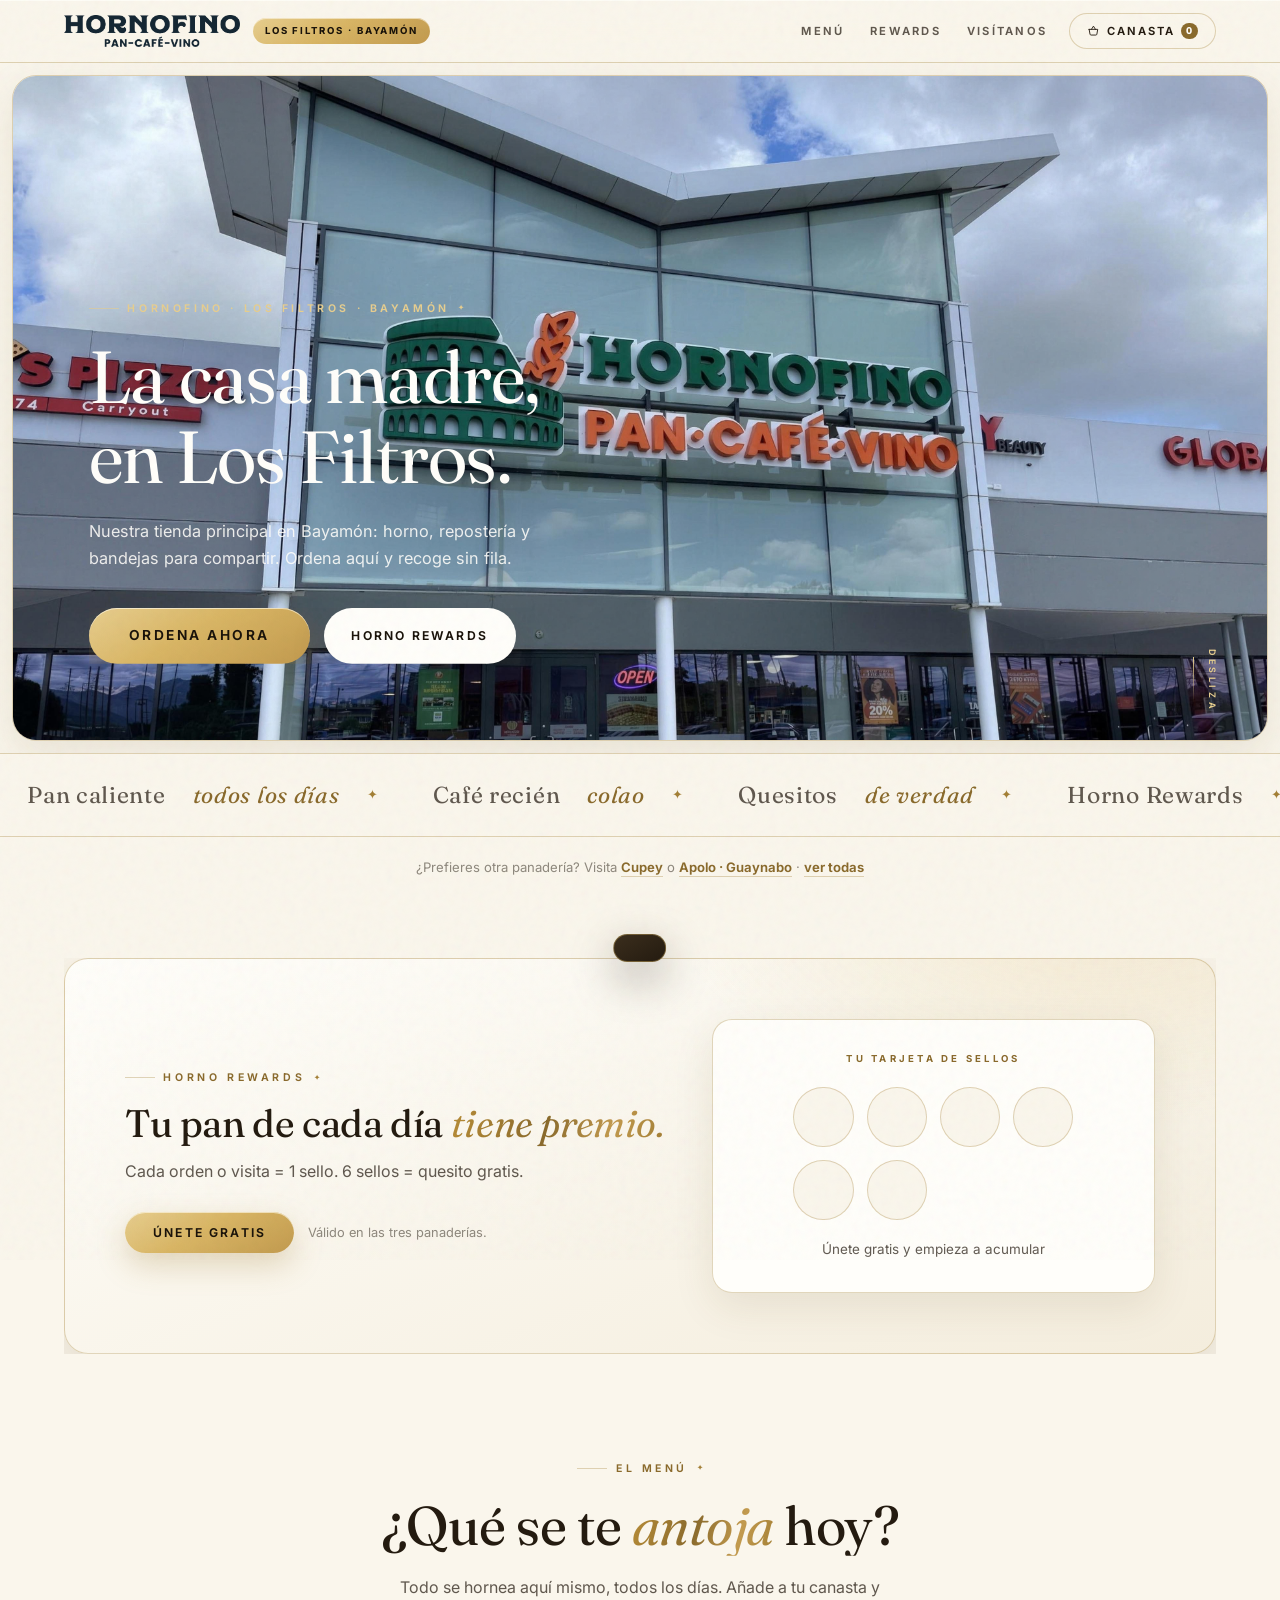
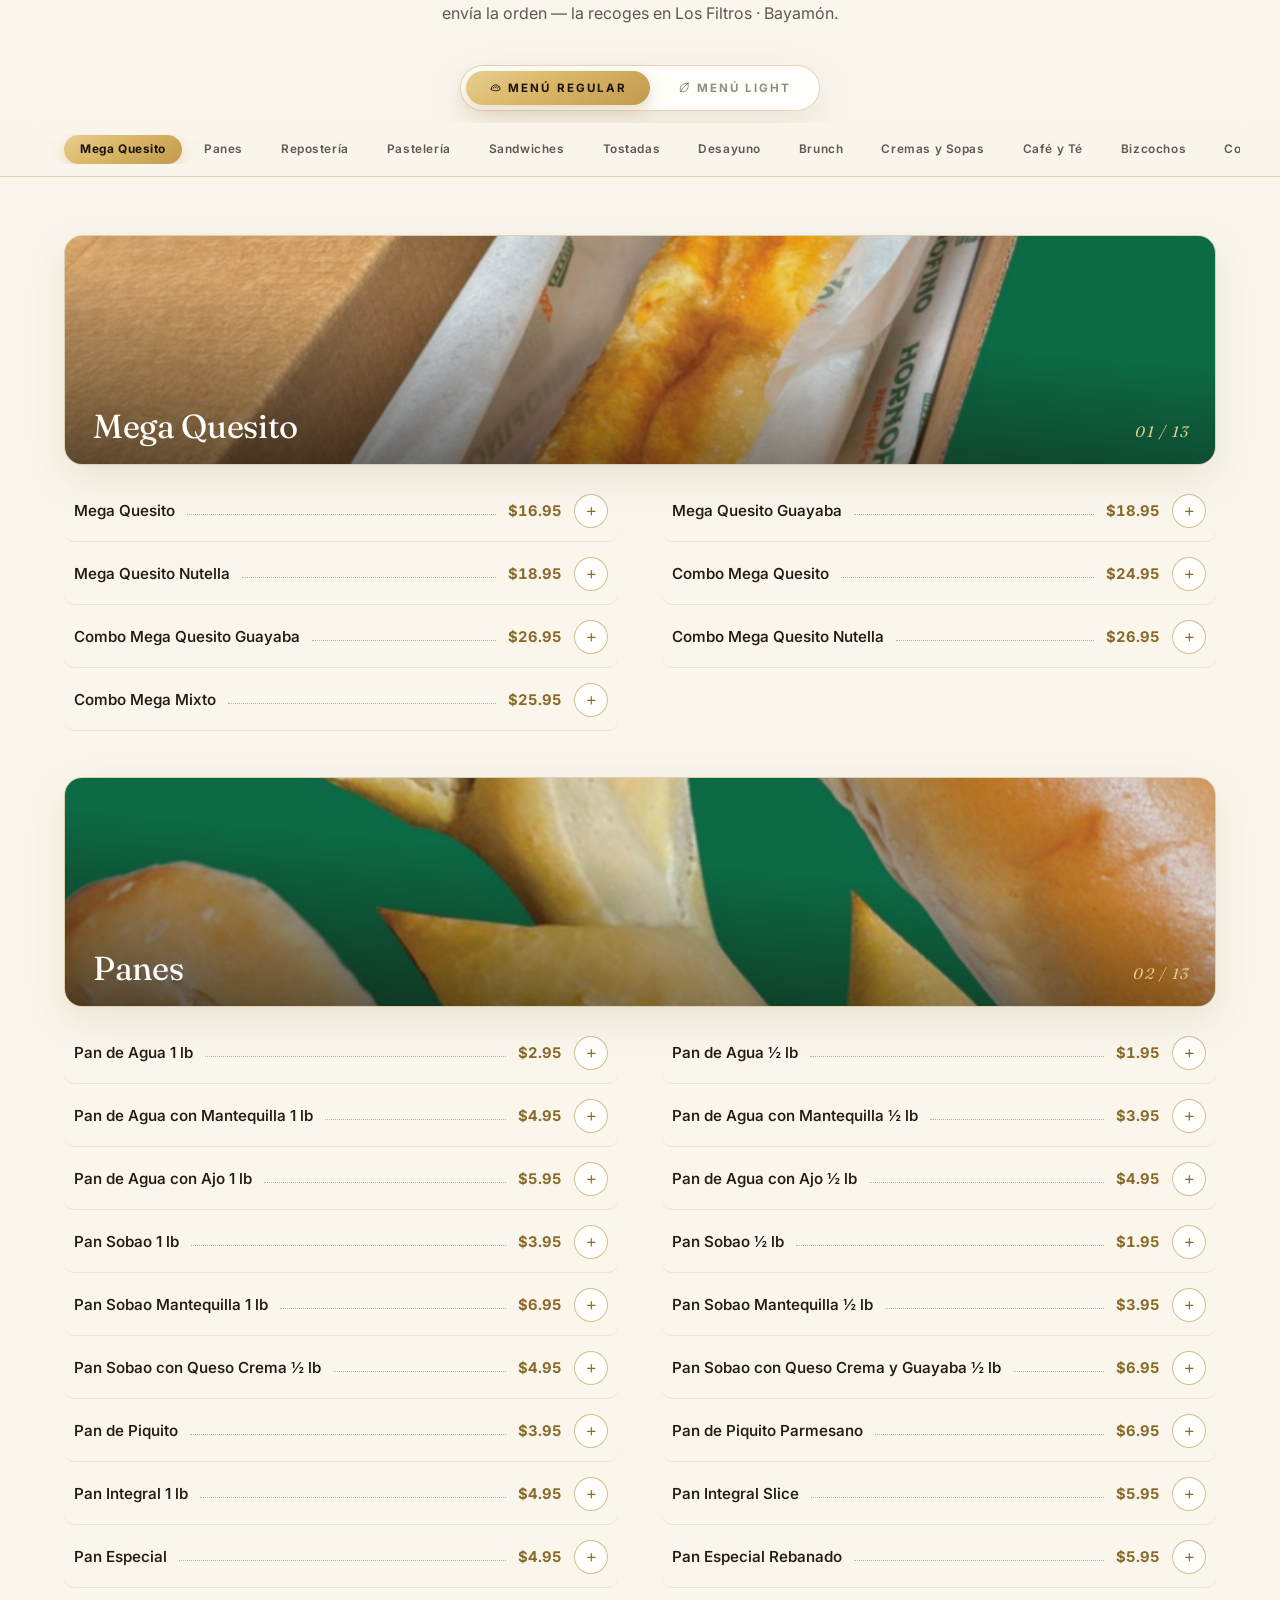
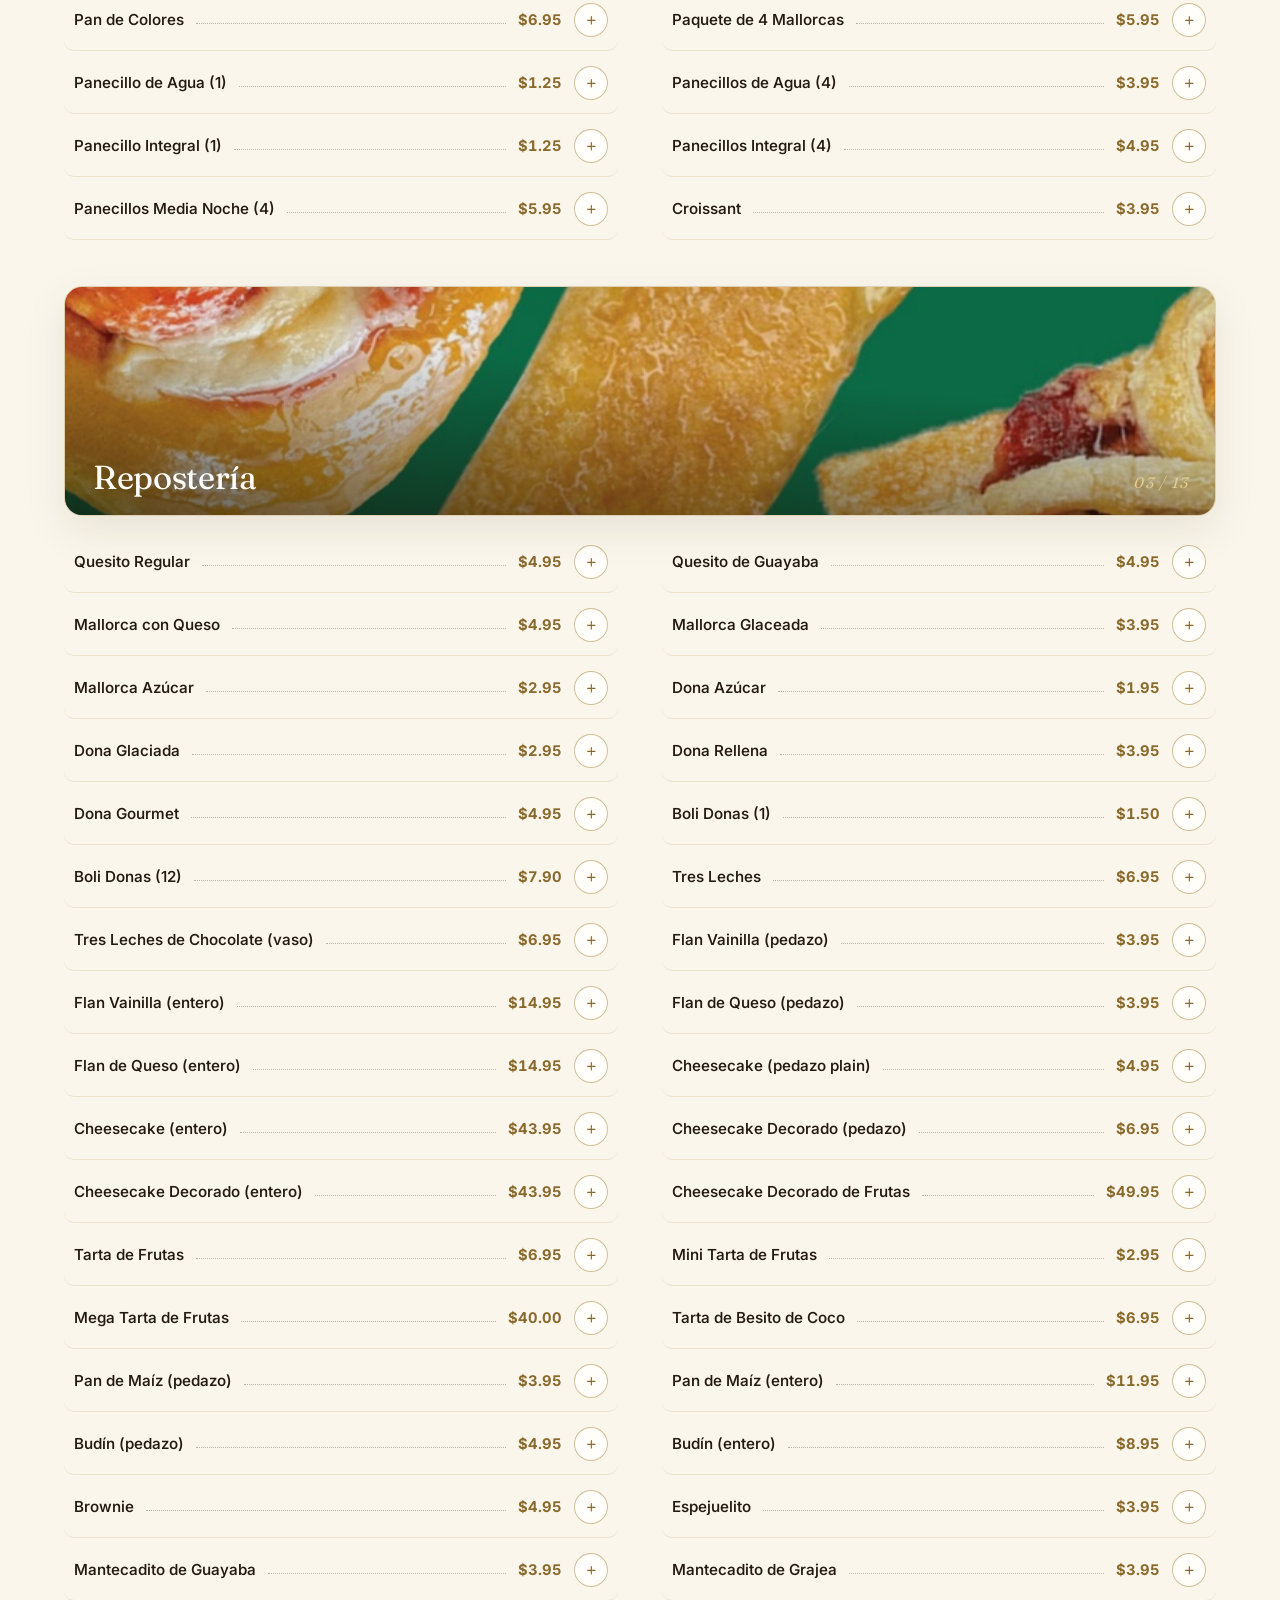
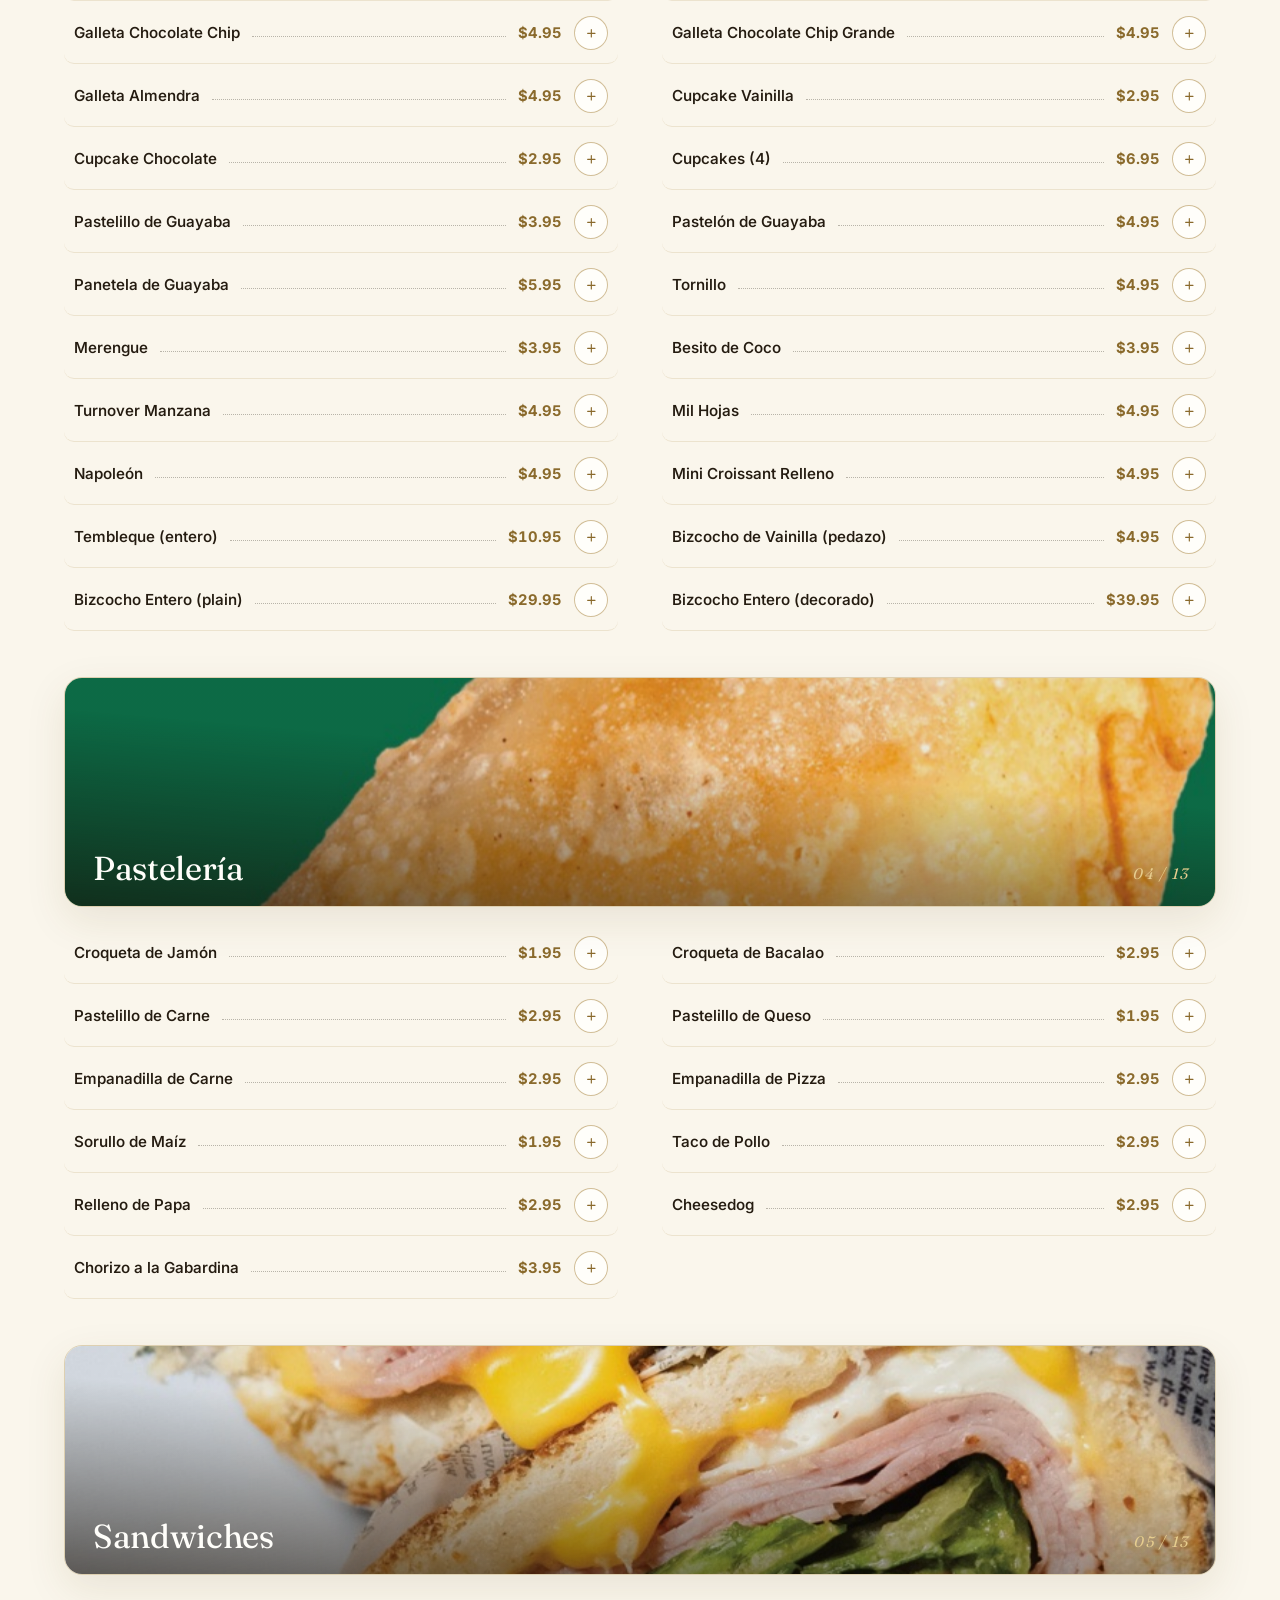
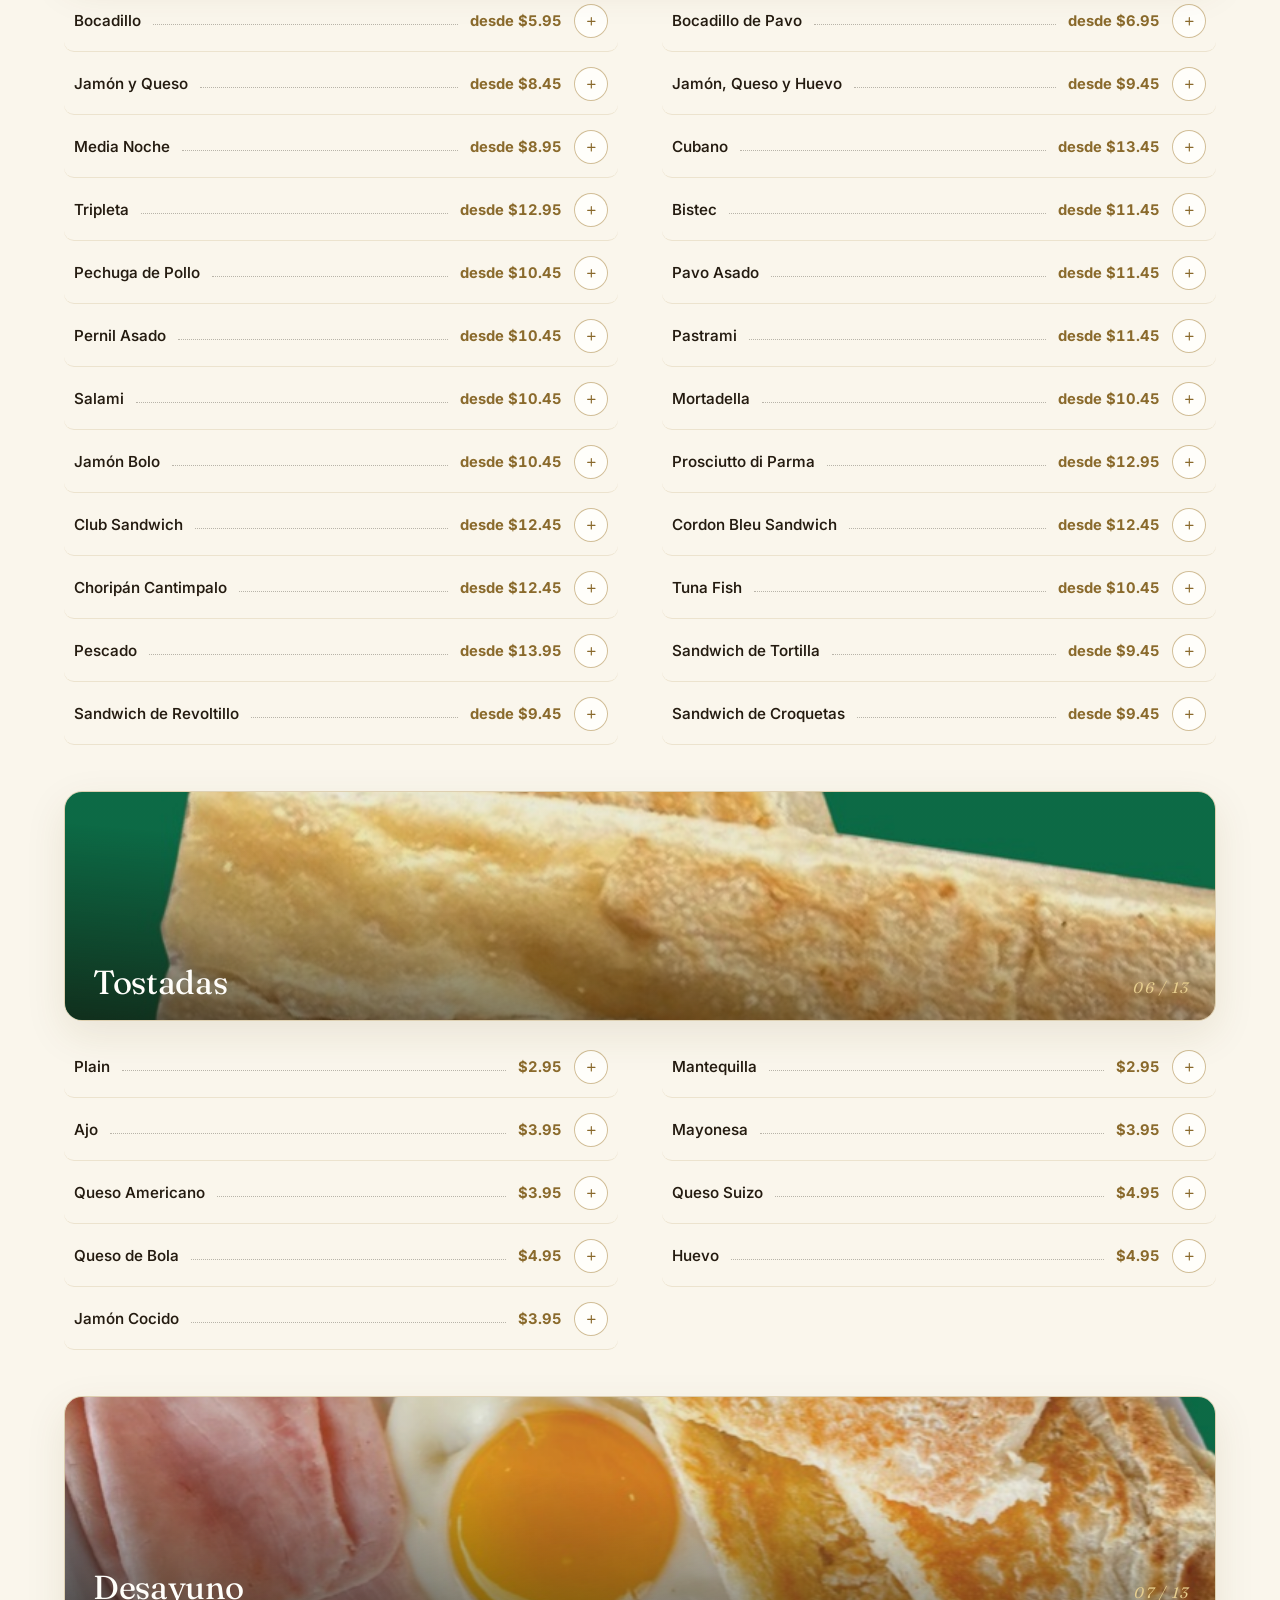
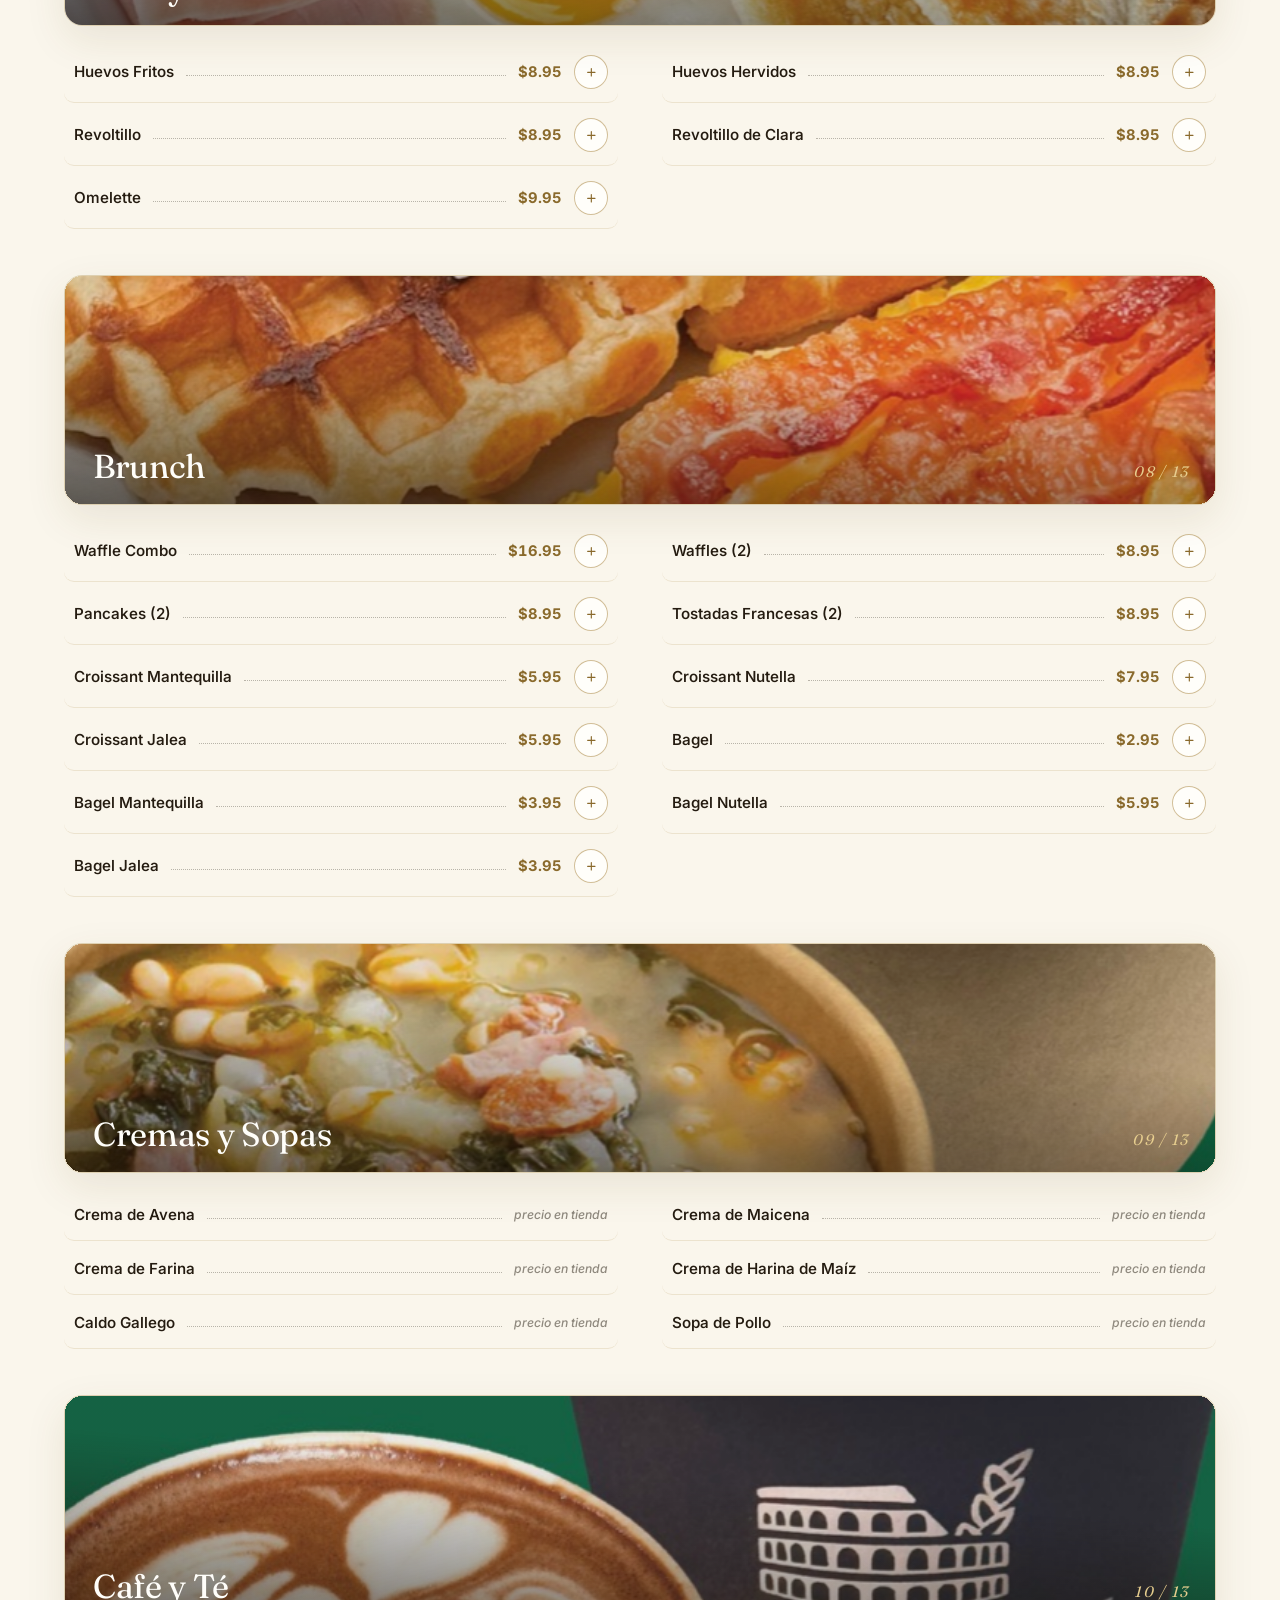
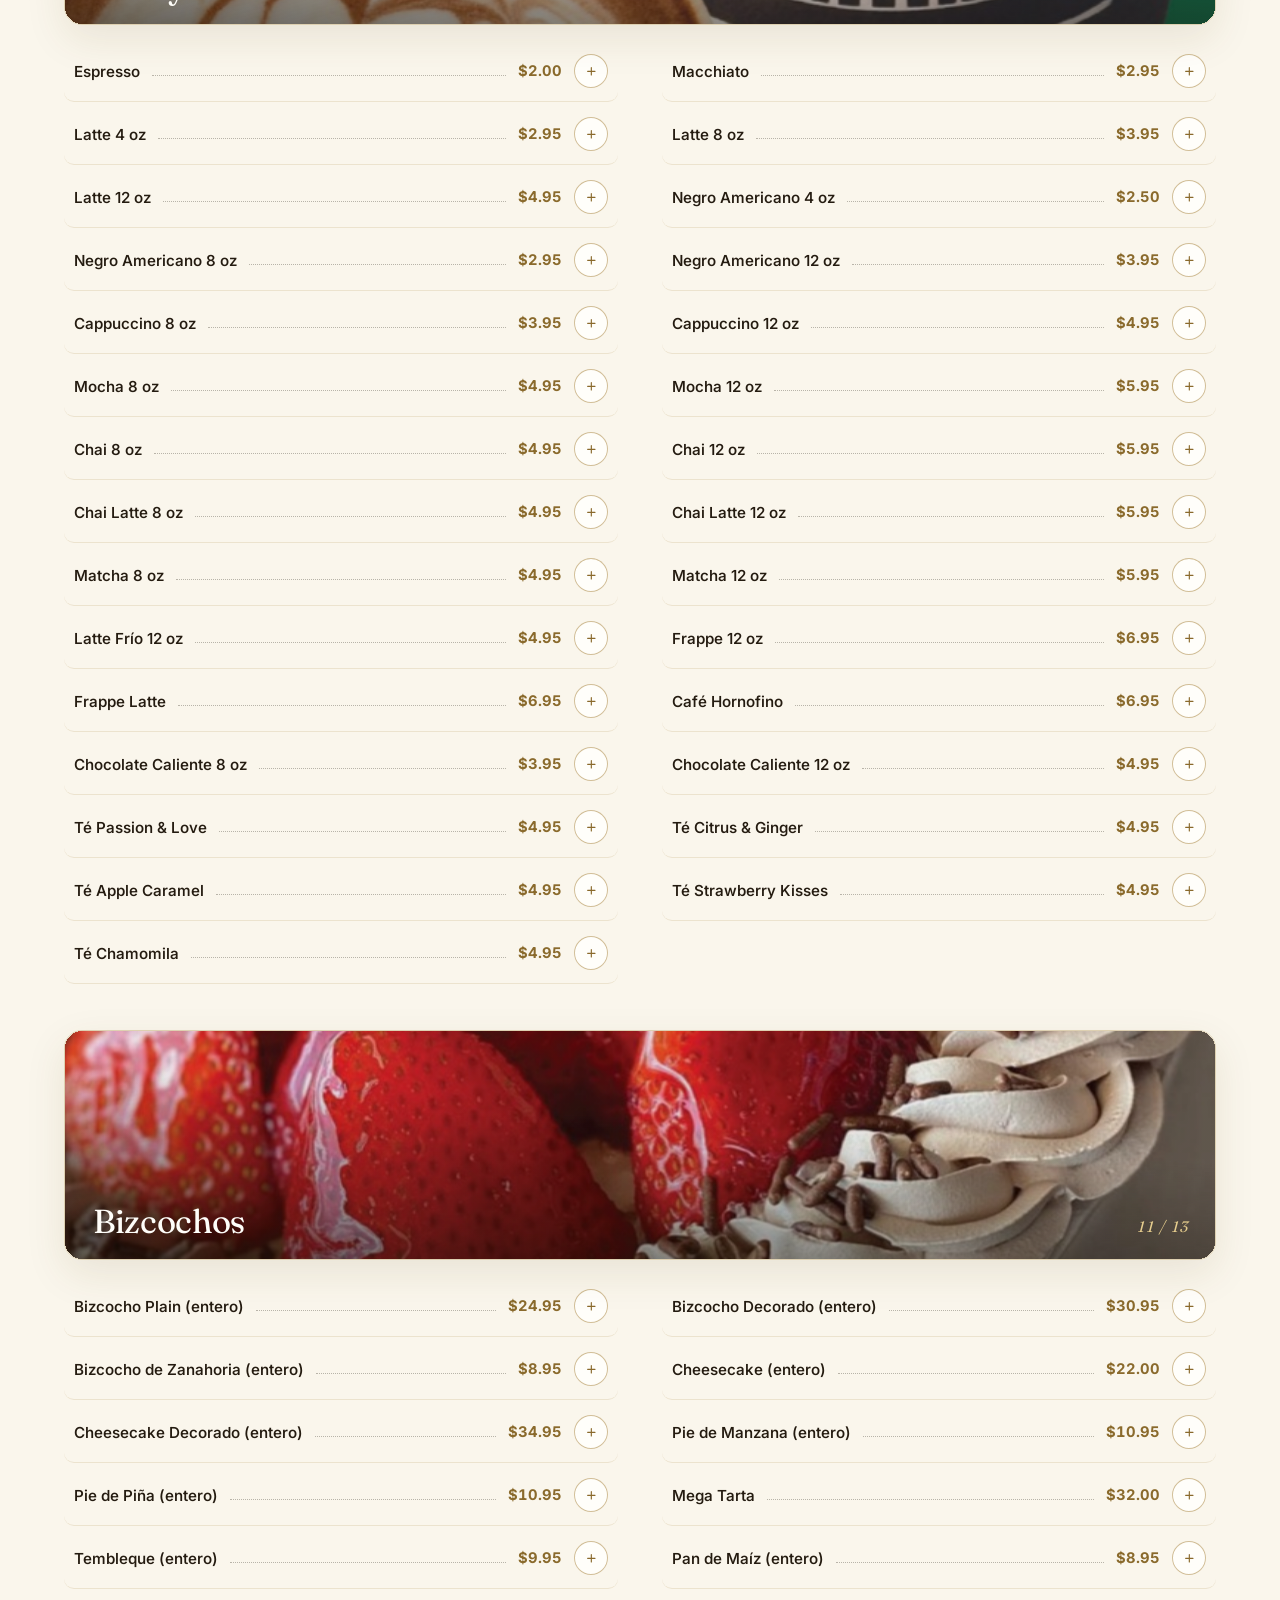
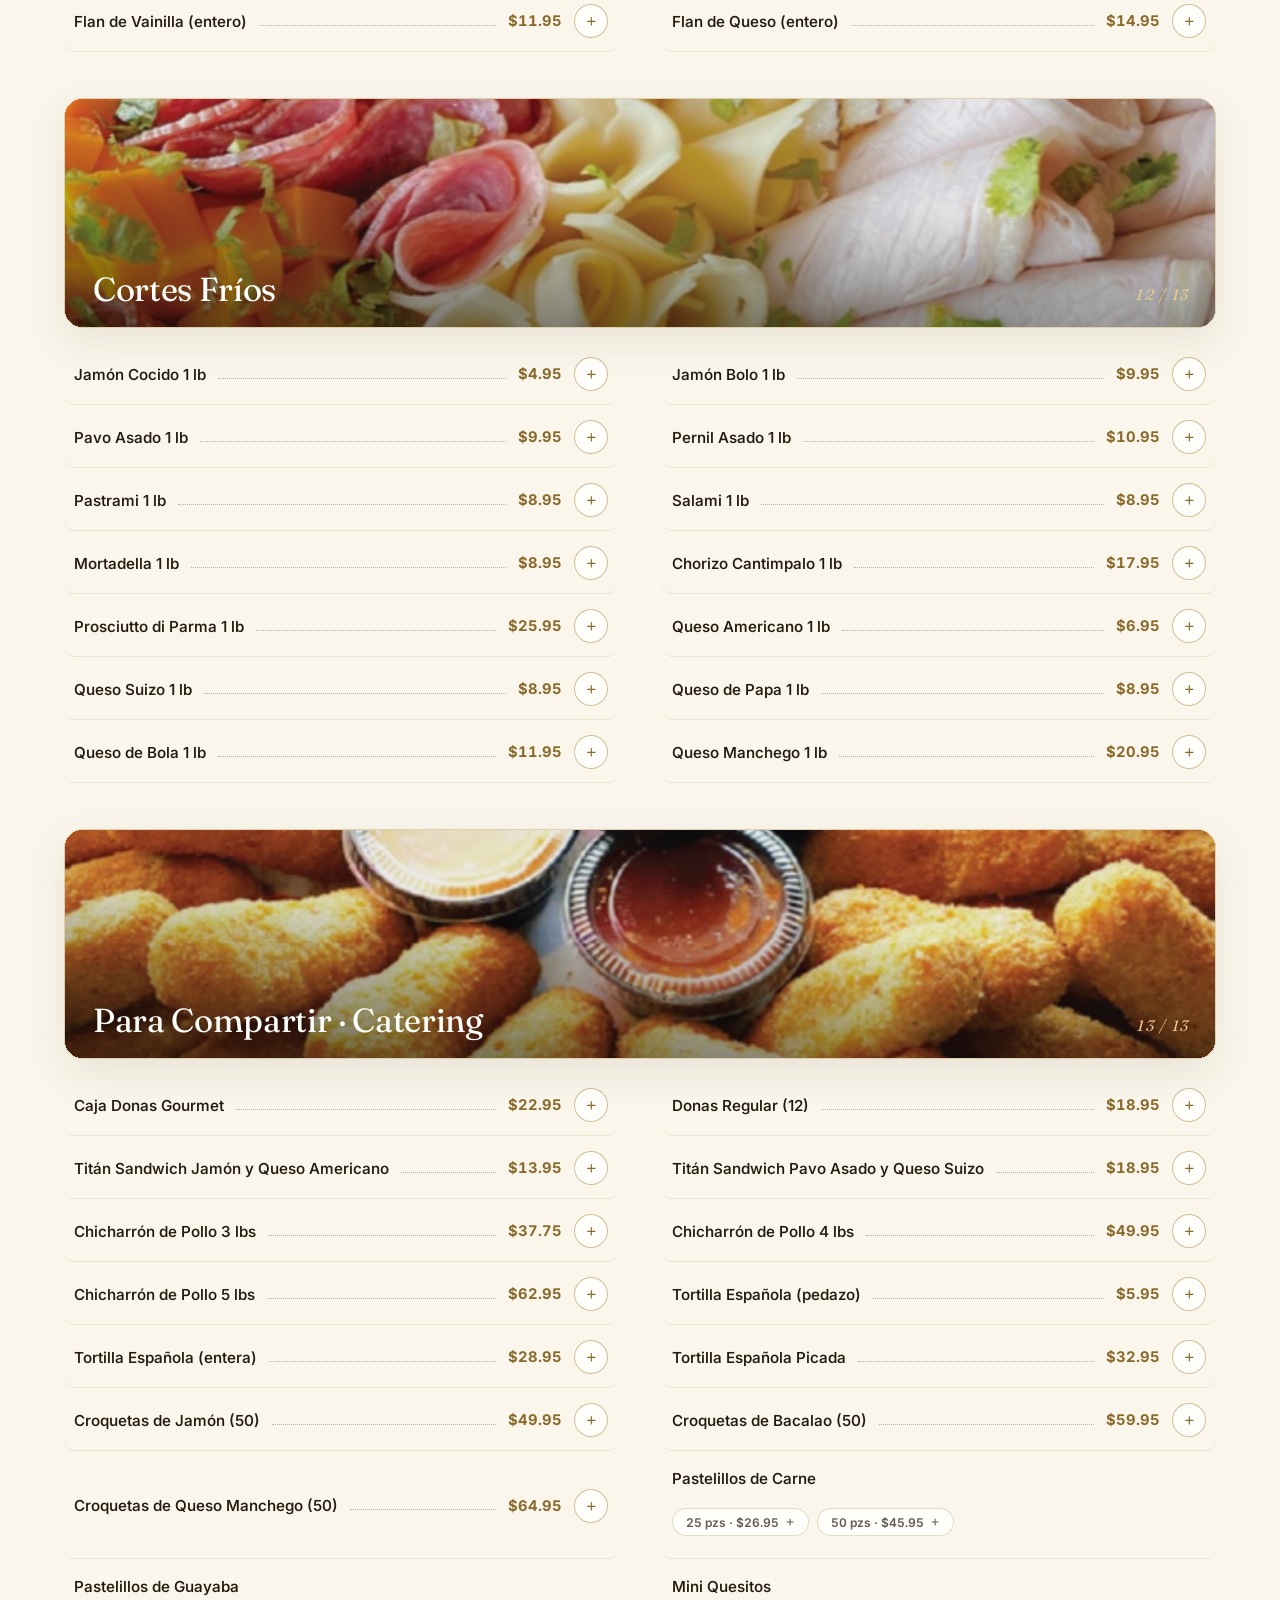
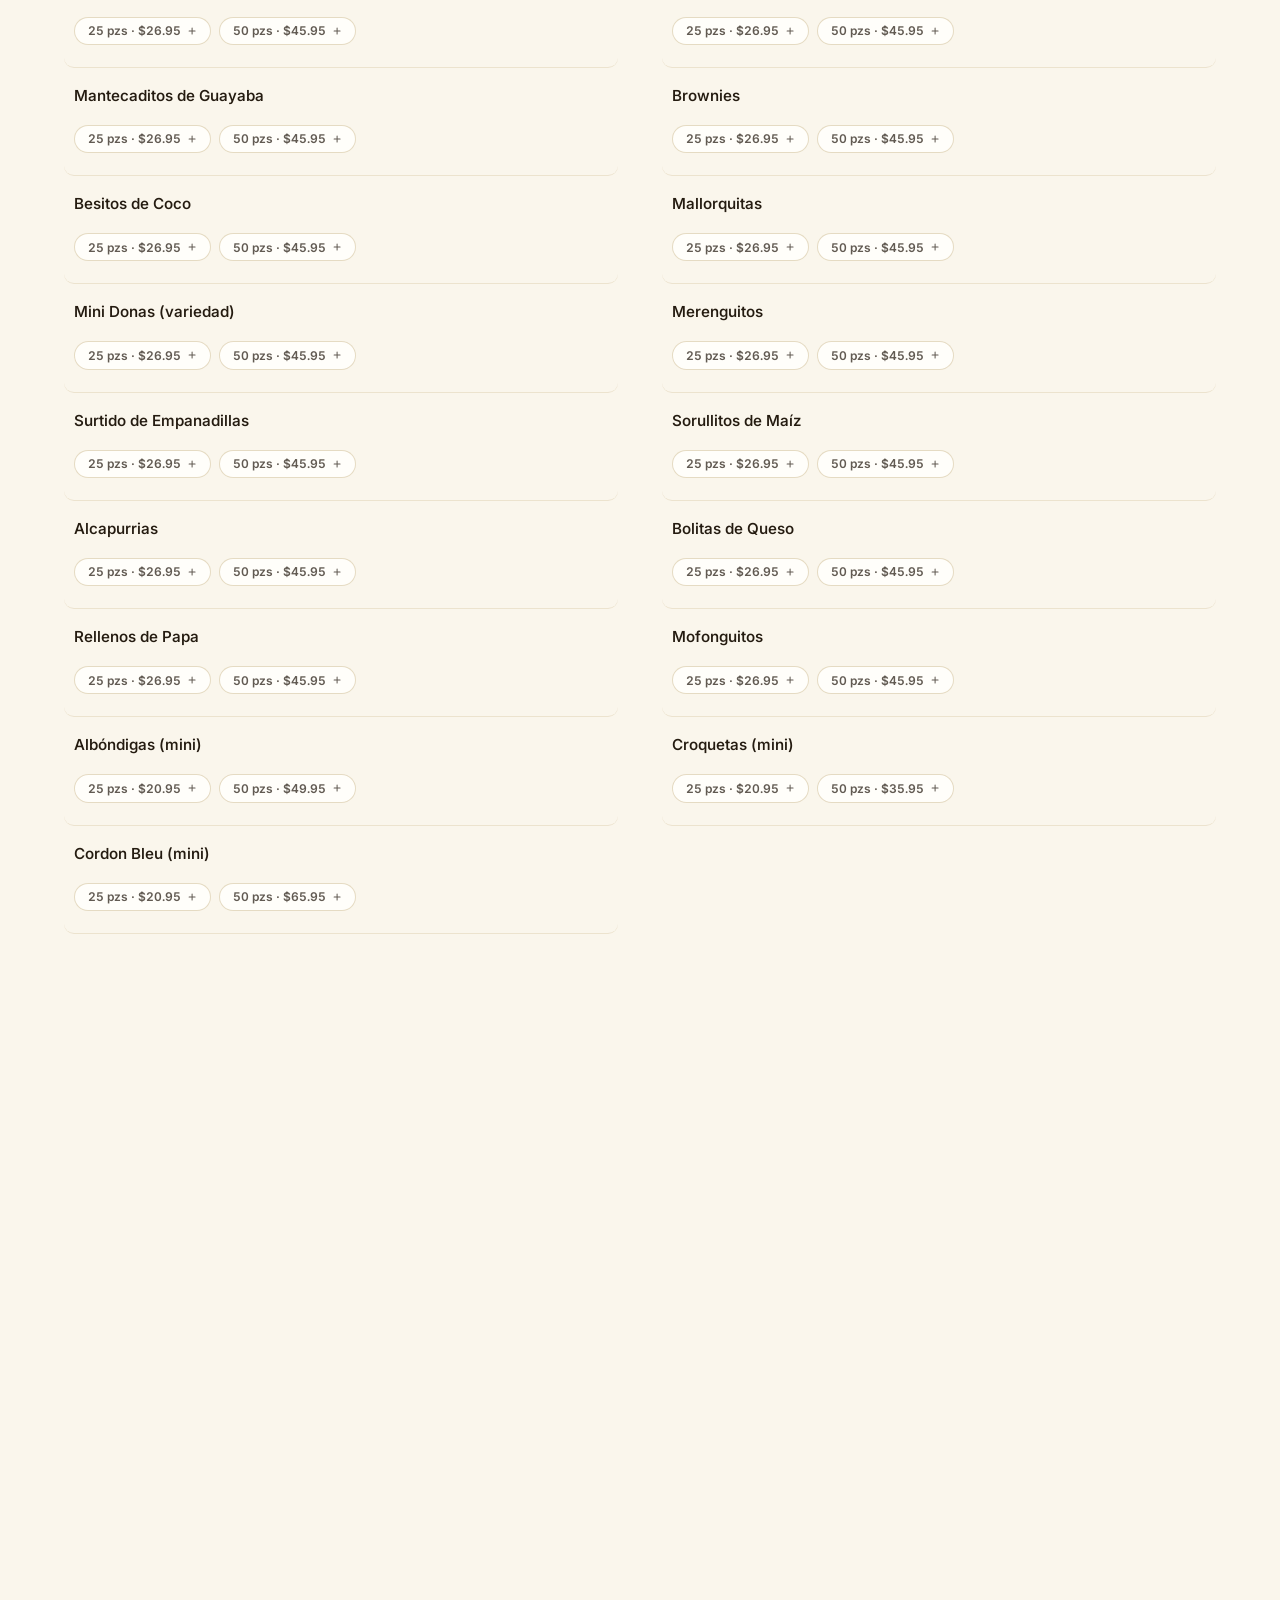
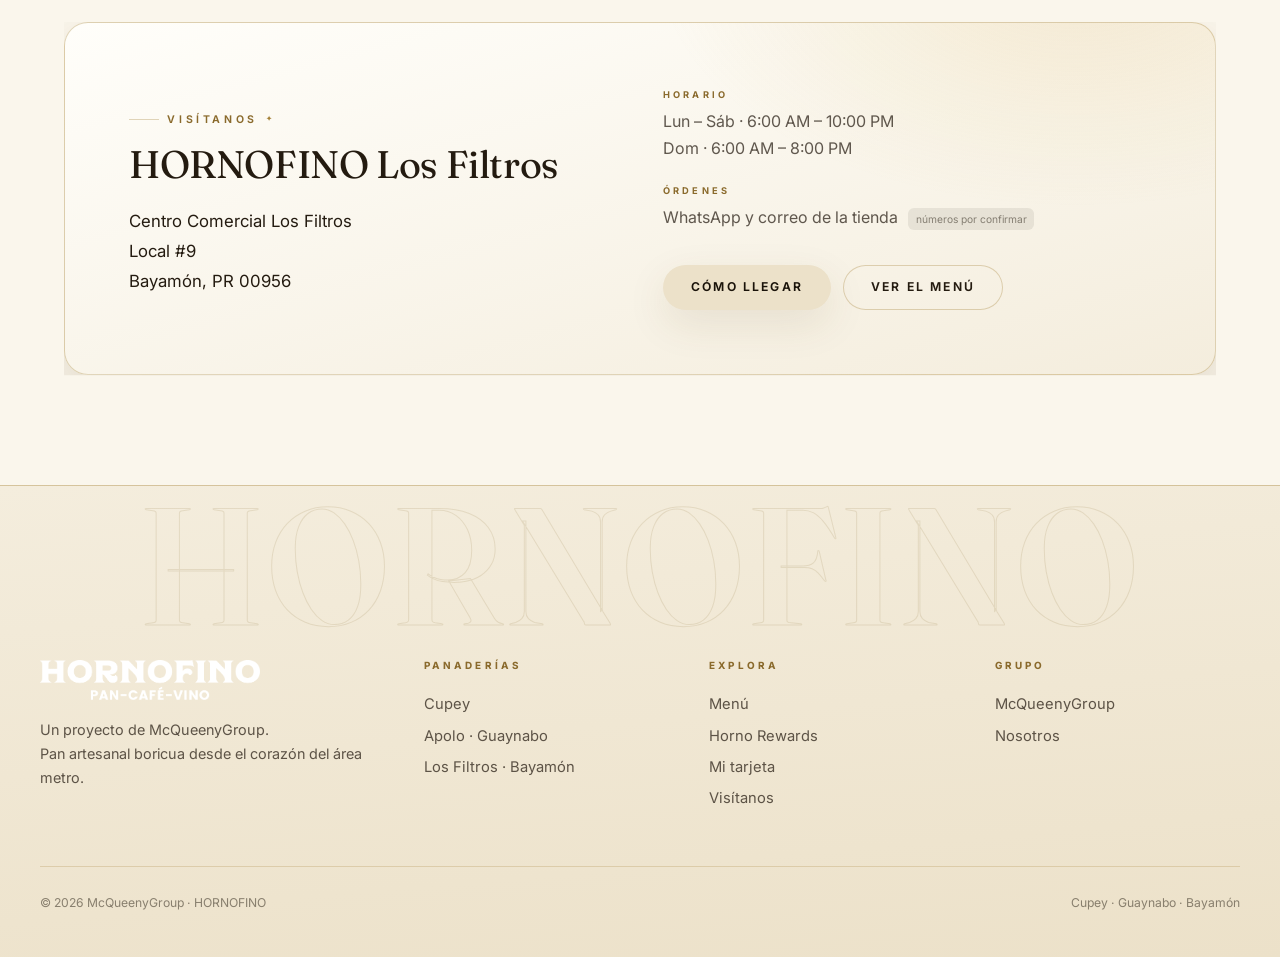
<file: bayamon.html>
<!DOCTYPE html>
<html lang="es">
<head>
<meta charset="UTF-8" />
<meta name="viewport" content="width=device-width, initial-scale=1.0" />
<title>HORNOFINO Los Filtros — Menú y órdenes | McQueenyGroup</title>
<meta name="description" content="HORNOFINO Los Filtros: menú completo, menú light, órdenes para recoger y Horno Rewards. Los Filtros · Bayamón, Puerto Rico." />
<link rel="icon" href="assets/favicon.png" />
<link rel="preconnect" href="https://fonts.googleapis.com" />
<link rel="preconnect" href="https://fonts.gstatic.com" crossorigin />
<link href="https://fonts.googleapis.com/css2?family=Fraunces:ital,opsz,wght@0,9..144,300..700;1,9..144,300..700&family=Inter:wght@400;500;600;700;800&display=swap" rel="stylesheet" />
<link rel="stylesheet" href="style.css" />
</head>
<body>

<nav class="s-nav" aria-label="Navegación de la tienda">
  <div class="s-nav__row">
    <a class="s-brand" href="index.html" aria-label="Volver a McQueenyGroup">
      <img src="assets/logo-dark.png" alt="HORNOFINO" />
      <span class="chip">Los Filtros · Bayamón</span>
    </a>
    <div class="s-links">
      <a href="#menu">Menú</a>
      <a href="#rewards">Rewards</a>
      <a href="#visitanos">Visítanos</a>
    </div>
    <button class="s-cart-btn" id="cartOpen" aria-label="Abrir canasta">
      <svg class="icon" viewBox="0 0 24 24" aria-hidden="true"><path d="M4 10h16l-1.6 9a2 2 0 0 1-2 1.6H7.6a2 2 0 0 1-2-1.6L4 10z"/><path d="M8.2 10L12 4l3.8 6"/></svg>
      <span class="label">Canasta</span> <span class="count" id="cartCount">0</span>
    </button>
  </div>
</nav>

<header class="s-hero">
  <img class="bg" src="assets/stores/bayamon-fachada.jpg" alt="" style="object-position:center 30%" />
  <div class="s-hero__inner">
    <span class="eyebrow" data-reveal="fade">HORNOFINO · Los Filtros · Bayamón</span>
    <h1 data-split-text data-reveal="fade">La casa madre, en Los Filtros.</h1>
    <p data-reveal data-delay=".35">Nuestra tienda principal en Bayamón: horno, repostería y bandejas para compartir. Ordena aquí y recoge sin fila.</p>
    <div class="s-hero__cta" data-reveal data-delay=".5">
      <a class="btn btn--solid btn--big" href="#menu" data-magnetic>Ordena ahora</a>
      <a class="btn btn--light" href="#rewards">Horno Rewards</a>
    </div>
  </div>
  <span class="s-hero__scroll" aria-hidden="true">desliza</span>
</header>

<div class="marquee" aria-hidden="true">
  <div class="marquee__track">
    <div class="marquee__part">
      <span>Pan caliente <i>todos los días</i></span><span>Café recién <i>colao</i></span><span>Quesitos <i>de verdad</i></span><span>Horno Rewards</span><span>Desde <i>las 6:00 AM</i></span><span>Recoge <i>sin fila</i></span>
    </div>
    <div class="marquee__part">
      <span>Pan caliente <i>todos los días</i></span><span>Café recién <i>colao</i></span><span>Quesitos <i>de verdad</i></span><span>Horno Rewards</span><span>Desde <i>las 6:00 AM</i></span><span>Recoge <i>sin fila</i></span>
    </div>
  </div>
</div>

<p class="s-switch">¿Prefieres otra panadería? Visita <a href="cupey.html">Cupey</a> o <a href="guaynabo.html">Apolo · Guaynabo</a> · <a href="index.html">ver todas</a></p>

<section class="rw-banner" id="rewards">
  <div class="rw-card reveal">
    <div>
      <span class="eyebrow">Horno Rewards</span>
      <h2>Tu pan de cada día <em>tiene premio.</em></h2>
      <p id="rwNote">Cada orden = 1 sello. 6 sellos = quesito gratis.</p>
      <div class="rw-actions">
        <button class="btn btn--solid" id="rwJoin">Únete gratis</button>
        <button class="btn btn--verde" id="rwCard" style="display:none">Mi tarjeta</button>
        <span class="rw-progress-note">Válido en las tres panaderías.</span>
      </div>
    </div>
    <div class="punch" data-tilt="8">
      <div class="punch__title">Tu tarjeta de sellos</div>
      <div class="punch__grid" id="punchGrid" aria-label="Progreso de sellos"></div>
      <p class="punch__label" id="punchLabel"></p>
    </div>
  </div>
</section>

<section class="menu-head" id="menu">
  <span class="eyebrow">El menú</span>
  <h2 data-reveal="blur">¿Qué se te <em>antoja</em> hoy?</h2>
  <p>Todo se hornea aquí mismo, todos los días. Añade a tu canasta y envía la orden — la recoges en Los Filtros · Bayamón.</p>
  <div class="menu-toggle" role="group" aria-label="Tipo de menú">
    <div class="menu-toggle__inner">
      <button class="active" data-mode="regular" aria-pressed="true"><svg class="icon" viewBox="0 0 24 24" aria-hidden="true"><path d="M4 14.5c0-4.5 4-7.5 8-7.5s8 3 8 7.5c0 2.2-2.5 3-8 3s-8-.8-8-3z"/><path d="M9 10.8l-1 2.2M13 10l-1 2.2M16.6 10.8l-1 2.2"/></svg> Menú Regular</button>
      <button class="is-light" data-mode="light" aria-pressed="false"><svg class="icon" viewBox="0 0 24 24" aria-hidden="true"><path d="M20 4c-9 0-14 4.6-14 11.4 0 1.9.7 3.8.7 3.8s6.9 1.4 11-2.7C21.8 12.4 20 4 20 4z"/><path d="M6.7 19.2C10 12.6 15 8.4 20 4"/></svg> Menú Light</button>
    </div>
  </div>
</section>

<nav class="cat-tabs" aria-label="Categorías del menú">
  <div class="cat-tabs__scroll" id="catTabs"></div>
</nav>

<main class="menu-body" id="menuBody"></main>

<section class="store-photo" aria-label="Nuestra tienda">
  <figure data-reveal="clip">
    <img src="assets/stores/bayamon-atlas.jpg" alt="La estatua del Atlas cargando pan en HORNOFINO Los Filtros" onerror="this.closest('.store-photo').remove()" />
    <figcaption><span>La casa madre</span>Nuestro Atlas te espera en Los Filtros.</figcaption>
  </figure>
</section>

<section class="visit" id="visitanos">
  <div class="visit__card reveal">
    <div>
      <span class="eyebrow">Visítanos</span>
      <h2 data-reveal="blur">HORNOFINO Los Filtros</h2>
      <p class="addr">Centro Comercial Los Filtros<br />Local #9<br />Bayamón, PR 00956</p>
    </div>
    <div class="visit__meta">
      <div class="row"><strong>Horario</strong><p>Lun – Sáb · 6:00 AM – 10:00 PM<br />Dom · 6:00 AM – 8:00 PM</p></div>
      <div class="row"><strong>Órdenes</strong>
        <p>WhatsApp y correo de la tienda <span class="placeholder-tag">números por confirmar</span></p>
      </div>
      <div class="visit__actions">
        <a class="btn btn--light" href="https://maps.google.com/?q=Hornofino+Centro+Comercial+Los+Filtros+Bayamon+00956" target="_blank" rel="noopener">Cómo llegar</a>
        <a class="btn btn--ghost" href="#menu">Ver el menú</a>
      </div>
    </div>
  </div>
</section>

<footer class="footer">
  <span class="footer__mark" aria-hidden="true">HORNOFINO</span>
  <div class="footer__grid">
    <div class="footer__brand">
      <img src="assets/logo-white.png" alt="HORNOFINO" />
      <p>Un proyecto de McQueenyGroup.<br />Pan artesanal boricua desde el corazón del área metro.</p>
    </div>
    <div>
      <h3>Panaderías</h3>
      <a href="cupey.html">Cupey</a>
      <a href="guaynabo.html">Apolo · Guaynabo</a>
      <a href="bayamon.html">Los Filtros · Bayamón</a>
    </div>
    <div>
      <h3>Explora</h3>
      <a href="#menu">Menú</a>
      <a href="#rewards">Horno Rewards</a>
      <a href="tarjeta.html">Mi tarjeta</a>
      <a href="#visitanos">Visítanos</a>
    </div>
    <div>
      <h3>Grupo</h3>
      <a href="index.html">McQueenyGroup</a>
      <a href="index.html#nosotros">Nosotros</a>
    </div>
  </div>
  <div class="footer__base">
    <span>© 2026 McQueenyGroup · HORNOFINO</span>
    <span>Cupey · Guaynabo · Bayamón</span>
  </div>
</footer>

<!-- Canasta -->
<div class="cart-overlay" id="cartOverlay"></div>
<aside class="cart" id="cartDrawer" role="dialog" aria-modal="true" aria-label="Tu canasta">
  <div class="cart__head">
    <div>
      <h3>Tu canasta</h3>
      <span class="store-tag">Recoges en Los Filtros · Bayamón</span>
    </div>
    <button class="cart__close" id="cartClose" aria-label="Cerrar canasta"><svg class="icon" viewBox="0 0 24 24" aria-hidden="true"><path d="M6 6l12 12M18 6L6 18"/></svg></button>
  </div>
  <div class="cart__items" id="cartItems"></div>
  <div class="cart__foot">
    <div class="cart__sum"><span id="cartSumLabel">Total</span><span id="cartTotal">$0.00</span></div>
    <input id="cartName" type="text" placeholder="Tu nombre (para la orden)" aria-label="Tu nombre (para la orden)" autocomplete="name" />
    <textarea id="cartNote" rows="2" placeholder="Nota para la tienda (opcional)" aria-label="Nota para la tienda (opcional)"></textarea>
    <button class="btn btn--solid cart__send" id="cartSend" disabled>Enviar orden</button>
    <div class="cart__alt">
      <span>¿para llevar apuntado?</span>
      <button id="cartCopy">copiar orden</button>
    </div>
  </div>
</aside>

<!-- Modal -->
<div class="modal-overlay" id="orderModal">
  <div class="modal" role="dialog" aria-modal="true" aria-labelledby="modalTitle">
    <div class="big" aria-hidden="true" id="modalIcon"></div>
    <h3 id="modalTitle"></h3>
    <p id="modalBody"></p>
    <button class="btn btn--solid" id="modalClose">¡Listo!</button>
    <button class="btn btn--ghost" id="modalAlt" hidden></button>
  </div>
</div>

<div class="toast" id="toast" role="status" aria-live="polite"></div>

<div class="grain" aria-hidden="true"></div>

<script>window.STORE_ID = 'bayamon';</script>
<script src="menu-data.js"></script>
<script src="motion.js"></script>
<script src="app.js"></script>
  <script src="lighting.js" defer></script>
</body>
</html>
</file>
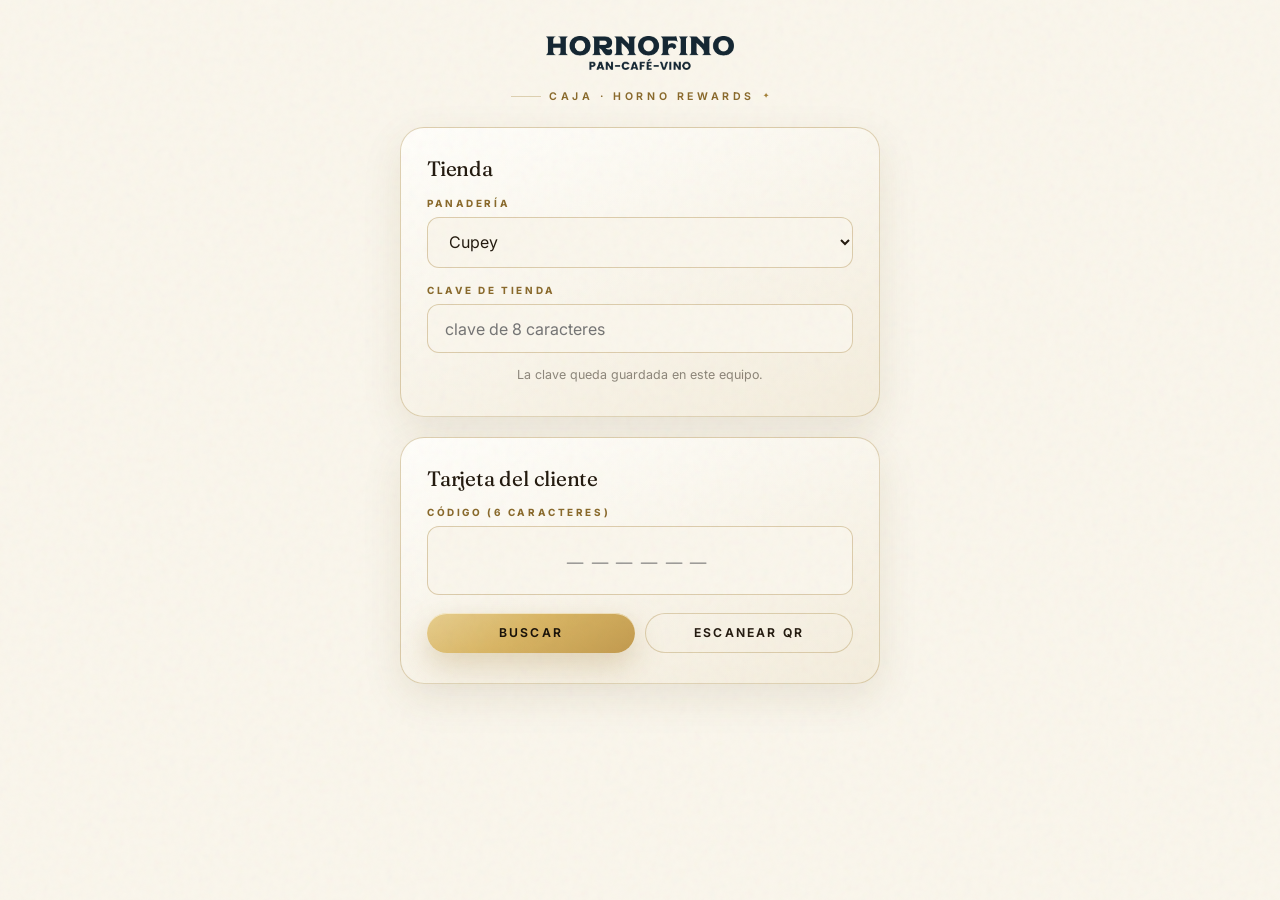
<file: caja.html>
<!DOCTYPE html>
<html lang="es">
<head>
<meta charset="UTF-8" />
<meta name="viewport" content="width=device-width, initial-scale=1.0" />
<title>Caja · Horno Rewards | HORNOFINO</title>
<meta name="robots" content="noindex" />
<link rel="icon" href="assets/favicon.png" />
<link rel="preconnect" href="https://fonts.googleapis.com" />
<link rel="preconnect" href="https://fonts.gstatic.com" crossorigin />
<link href="https://fonts.googleapis.com/css2?family=Fraunces:ital,opsz,wght@0,9..144,300..700;1,9..144,300..700&family=Inter:wght@400;500;600;700;800&display=swap" rel="stylesheet" />
<link rel="stylesheet" href="style.css" />
<style>
  .caja-wrap{max-width:520px;margin:36px auto 90px;padding:0 20px}
  .panel{
    border-radius:24px;border:1px solid var(--gold-line);box-shadow:var(--sombra);
    background:linear-gradient(160deg,var(--blanco),var(--paper-2));
    padding:30px 26px;margin-bottom:20px;
  }
  .panel h2{font-size:1.3rem;margin-bottom:14px}
  .panel label{display:block;font-size:.62rem;font-weight:750;letter-spacing:.26em;text-transform:uppercase;color:var(--or);margin:14px 0 6px}
  .panel input,.panel select{
    width:100%;border:none;border-radius:12px;padding:.9em 1.1em;
    font-family:inherit;font-size:1rem;background:var(--paper);color:var(--ink);
    box-shadow:inset 0 0 0 1px rgba(163,127,53,.35);
  }
  .panel input:focus,.panel select:focus{outline:none;box-shadow:inset 0 0 0 1.5px var(--or)}
  #codeIn{text-transform:uppercase;letter-spacing:.3em;font-size:1.4rem;text-align:center;font-family:var(--font-display)}
  .row-btns{display:flex;gap:10px;margin-top:18px;flex-wrap:wrap}
  .row-btns .btn{flex:1;padding-left:1em;padding-right:1em}
  .cust{
    text-align:center;padding:20px 0 6px;
  }
  .cust .name{font-family:var(--font-display);font-size:1.4rem}
  .cust .meta{color:var(--ink-soft);font-size:.9rem;margin:4px 0 14px}
  .cust .punch__grid{margin:0 auto}
  .rw-flag{
    margin-top:14px;padding:12px 16px;border-radius:12px;font-size:.92rem;
    background:rgba(217,182,101,.16);border:1px solid var(--gold-line);color:var(--ink);
  }
  .hint{font-size:.78rem;color:var(--ink-faint);margin-top:12px;text-align:center}
  video{width:100%;border-radius:14px;margin-top:12px}
</style>
</head>
<body>

<div class="caja-wrap">
  <div style="text-align:center;margin-bottom:22px">
    <img src="assets/logo-dark.png" alt="HORNOFINO" style="height:34px;margin:0 auto 8px" />
    <div class="eyebrow" style="justify-content:center">Caja · Horno Rewards</div>
  </div>

  <div class="panel" id="authPanel">
    <h2>Tienda</h2>
    <label for="storeSel">Panadería</label>
    <select id="storeSel">
      <option value="cupey">Cupey</option>
      <option value="guaynabo">Apolo · Guaynabo</option>
      <option value="bayamon">Los Filtros · Bayamón</option>
    </select>
    <label for="keyIn">Clave de tienda</label>
    <input id="keyIn" type="password" autocomplete="off" placeholder="clave de 8 caracteres" />
    <p class="hint">La clave queda guardada en este equipo.</p>
  </div>

  <div class="panel">
    <h2>Tarjeta del cliente</h2>
    <label for="codeIn">Código (6 caracteres)</label>
    <input id="codeIn" maxlength="6" autocomplete="off" placeholder="——————" />
    <div class="row-btns">
      <button class="btn btn--solid" id="lookBtn">Buscar</button>
      <button class="btn btn--ghost" id="scanBtn" hidden>Escanear QR</button>
    </div>
    <video id="video" hidden playsinline></video>
  </div>

  <div class="panel" id="custPanel" hidden>
    <div class="cust">
      <div class="name" id="cName"></div>
      <div class="meta" id="cMeta"></div>
      <div class="punch__grid" id="cGrid" style="max-width:240px"></div>
      <div class="rw-flag" id="cRw" hidden></div>
      <div class="row-btns">
        <button class="btn btn--solid" id="stampBtn">+1 sello</button>
        <button class="btn btn--verde" id="redeemBtn" disabled>Canjear quesito</button>
      </div>
    </div>
  </div>
</div>

<div class="grain" aria-hidden="true"></div>
<div class="toast" id="toast" role="status" aria-live="polite"></div>

<script>
const GOAL = 6;
const BREAD = '<svg class="icon" viewBox="0 0 24 24" aria-hidden="true"><path d="M4 14.5c0-4.5 4-7.5 8-7.5s8 3 8 7.5c0 2.2-2.5 3-8 3s-8-.8-8-3z"/><path d="M9 10.8l-1 2.2M13 10l-1 2.2M16.6 10.8l-1 2.2"/></svg>';
const $ = s => document.querySelector(s);
const toastMsg = m => { const t=$('#toast'); t.textContent=m; t.classList.add('show'); setTimeout(()=>t.classList.remove('show'),2600); };

const saved = JSON.parse(localStorage.getItem('hf_caja') || '{}');
if (saved.store) $('#storeSel').value = saved.store;
if (saved.key) $('#keyIn').value = saved.key;
const persist = () => localStorage.setItem('hf_caja', JSON.stringify({ store: $('#storeSel').value, key: $('#keyIn').value }));
$('#storeSel').addEventListener('change', persist);
$('#keyIn').addEventListener('change', persist);

let current = null;

function paint(card) {
  current = card;
  $('#custPanel').hidden = false;
  $('#cName').textContent = card.name || 'Cliente HORNOFINO';
  $('#cMeta').textContent = card.code + ' · ' + card.stamps + ' de ' + GOAL + ' sellos';
  $('#cGrid').innerHTML = Array.from({length: GOAL}, (_, i) =>
    `<span class="punch__slot${i < card.stamps ? ' full' : ''}">${i < card.stamps ? BREAD : ''}</span>`).join('');
  const has = card.rewards && card.rewards.length;
  $('#cRw').hidden = !has;
  if (has) $('#cRw').innerHTML = `🎁 <strong>${card.rewards.length} quesito${card.rewards.length>1?'s':''} gratis pendiente${card.rewards.length>1?'s':''}</strong> (${card.rewards.join(', ')})`;
  $('#redeemBtn').disabled = !has;
}

async function call(path, body) {
  const res = await fetch('/api/' + path, {
    method: 'POST', headers: {'Content-Type':'application/json'},
    body: JSON.stringify({ ...body, store: $('#storeSel').value, key: $('#keyIn').value.trim() })
  });
  const data = await res.json();
  if (!res.ok) throw new Error(data.error || 'Error');
  return data;
}

$('#lookBtn').addEventListener('click', async () => {
  const code = $('#codeIn').value.trim().toUpperCase();
  if (code.length !== 6) return toastMsg('El código tiene 6 caracteres');
  try {
    const res = await fetch('/api/card?c=' + encodeURIComponent(code));
    const data = await res.json();
    if (!res.ok) throw new Error(data.error || 'No encontrada');
    paint(data.card);
  } catch(e){ toastMsg(e.message); }
});

$('#stampBtn').addEventListener('click', async () => {
  if (!current) return;
  try {
    const data = await call('stamp', { card: current.code });
    paint(data.card);
    toastMsg(data.rewardEarned ? '🎉 ¡Tarjeta llena — quesito ganado!' : 'Sello añadido');
  } catch(e){ toastMsg(e.message); }
});

$('#redeemBtn').addEventListener('click', async () => {
  if (!current) return;
  if (!confirm('¿Entregar 1 quesito gratis y marcar el premio como canjeado?')) return;
  try {
    const data = await call('redeem', { card: current.code });
    paint(data.card);
    toastMsg('Premio ' + data.redeemed + ' canjeado 🥖');
  } catch(e){ toastMsg(e.message); }
});

$('#codeIn').addEventListener('keydown', e => { if (e.key === 'Enter') $('#lookBtn').click(); });

/* Escaneo QR con BarcodeDetector (Chrome/Android); si no existe, entrada manual */
if ('BarcodeDetector' in window) {
  $('#scanBtn').hidden = false;
  let stream = null;
  $('#scanBtn').addEventListener('click', async () => {
    const video = $('#video');
    if (stream) { stream.getTracks().forEach(t => t.stop()); stream = null; video.hidden = true; $('#scanBtn').textContent = 'Escanear QR'; return; }
    try {
      stream = await navigator.mediaDevices.getUserMedia({ video: { facingMode: 'environment' } });
      video.srcObject = stream; video.hidden = false; video.play();
      $('#scanBtn').textContent = 'Detener cámara';
      const det = new BarcodeDetector({ formats: ['qr_code'] });
      const tick = async () => {
        if (!stream) return;
        try {
          const codes = await det.detect(video);
          if (codes.length) {
            let raw = codes[0].rawValue.trim().toUpperCase();
            const m = raw.match(/[?&]C=([A-Z2-9]{6})\b/) || raw.match(/^([A-Z2-9]{6})$/);
            raw = m ? m[1] : '';
            if (raw) {
              $('#codeIn').value = raw;
              stream.getTracks().forEach(t => t.stop()); stream = null; video.hidden = true;
              $('#scanBtn').textContent = 'Escanear QR';
              $('#lookBtn').click();
              return;
            }
          }
        } catch(e){}
        requestAnimationFrame(tick);
      };
      tick();
    } catch(e){ toastMsg('No se pudo abrir la cámara'); }
  });
}
</script>
  <script src="lighting.js" defer></script>
</body>
</html>
</file>
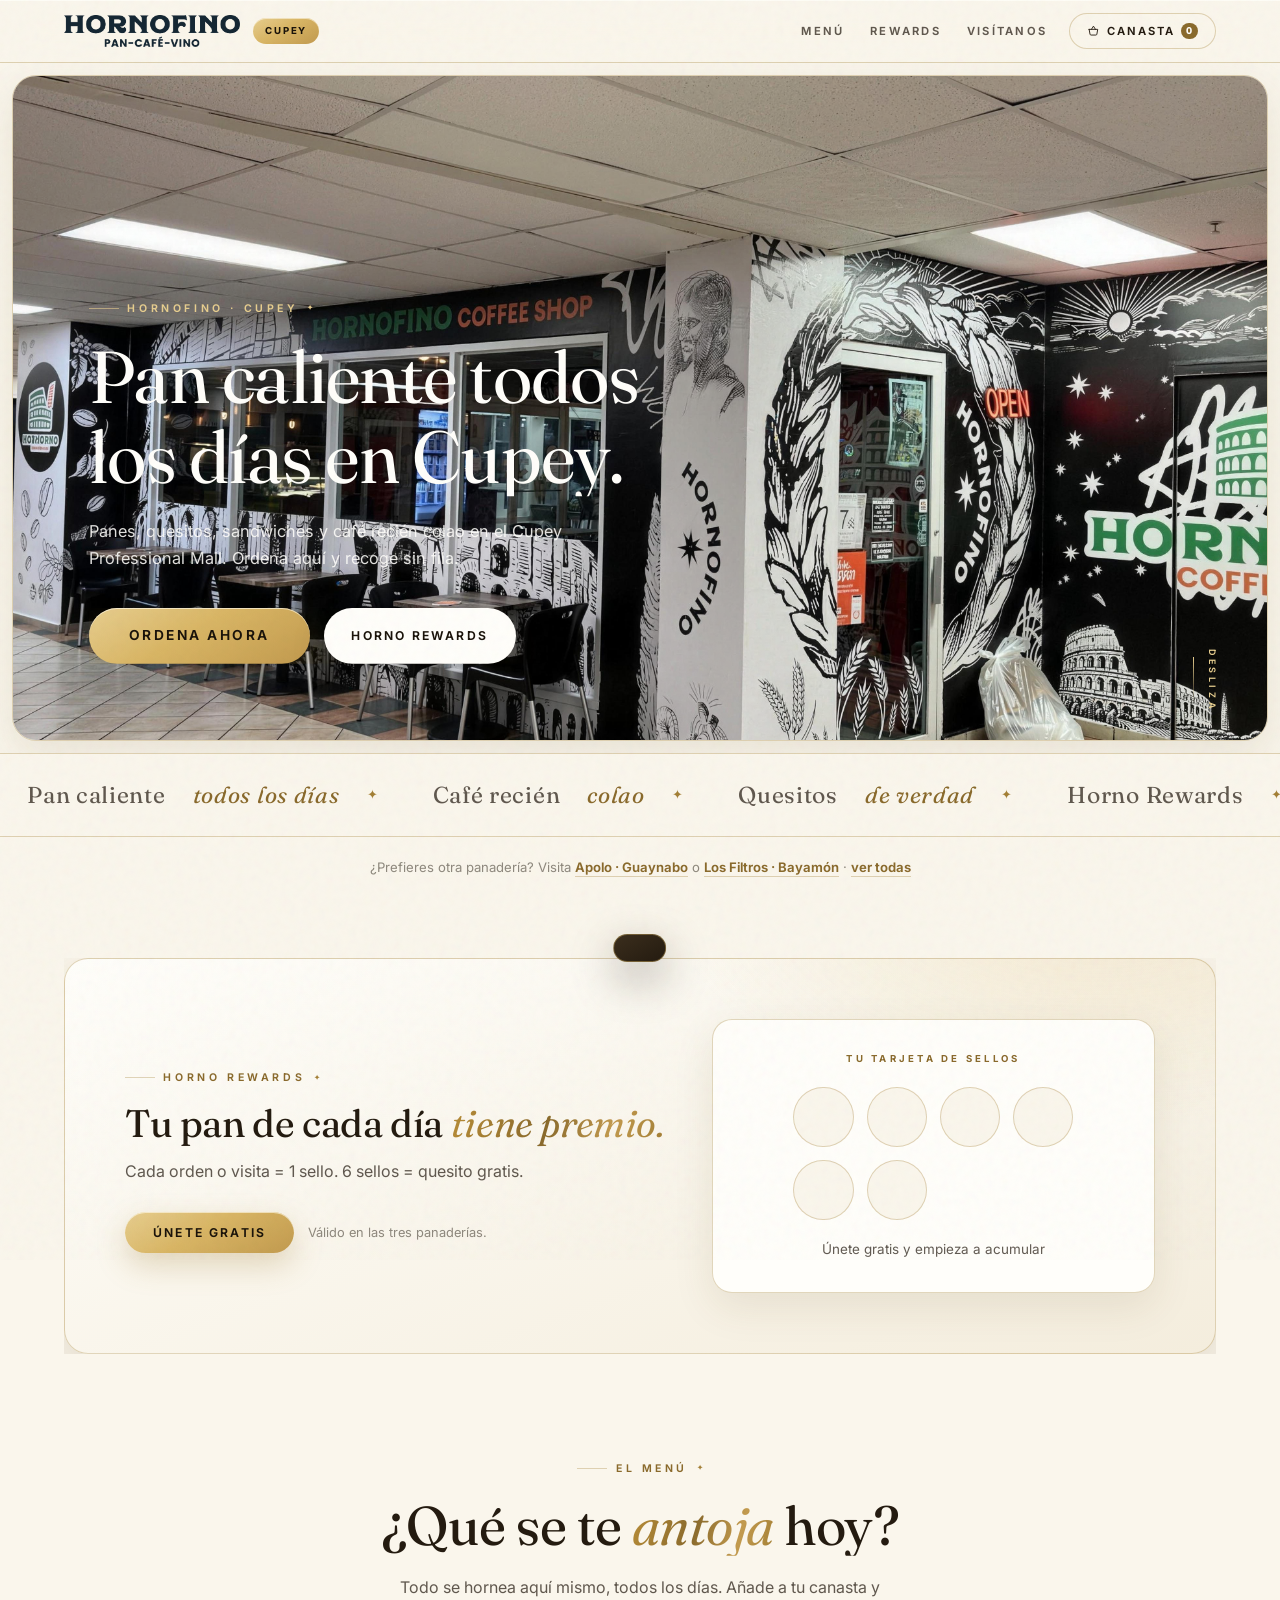
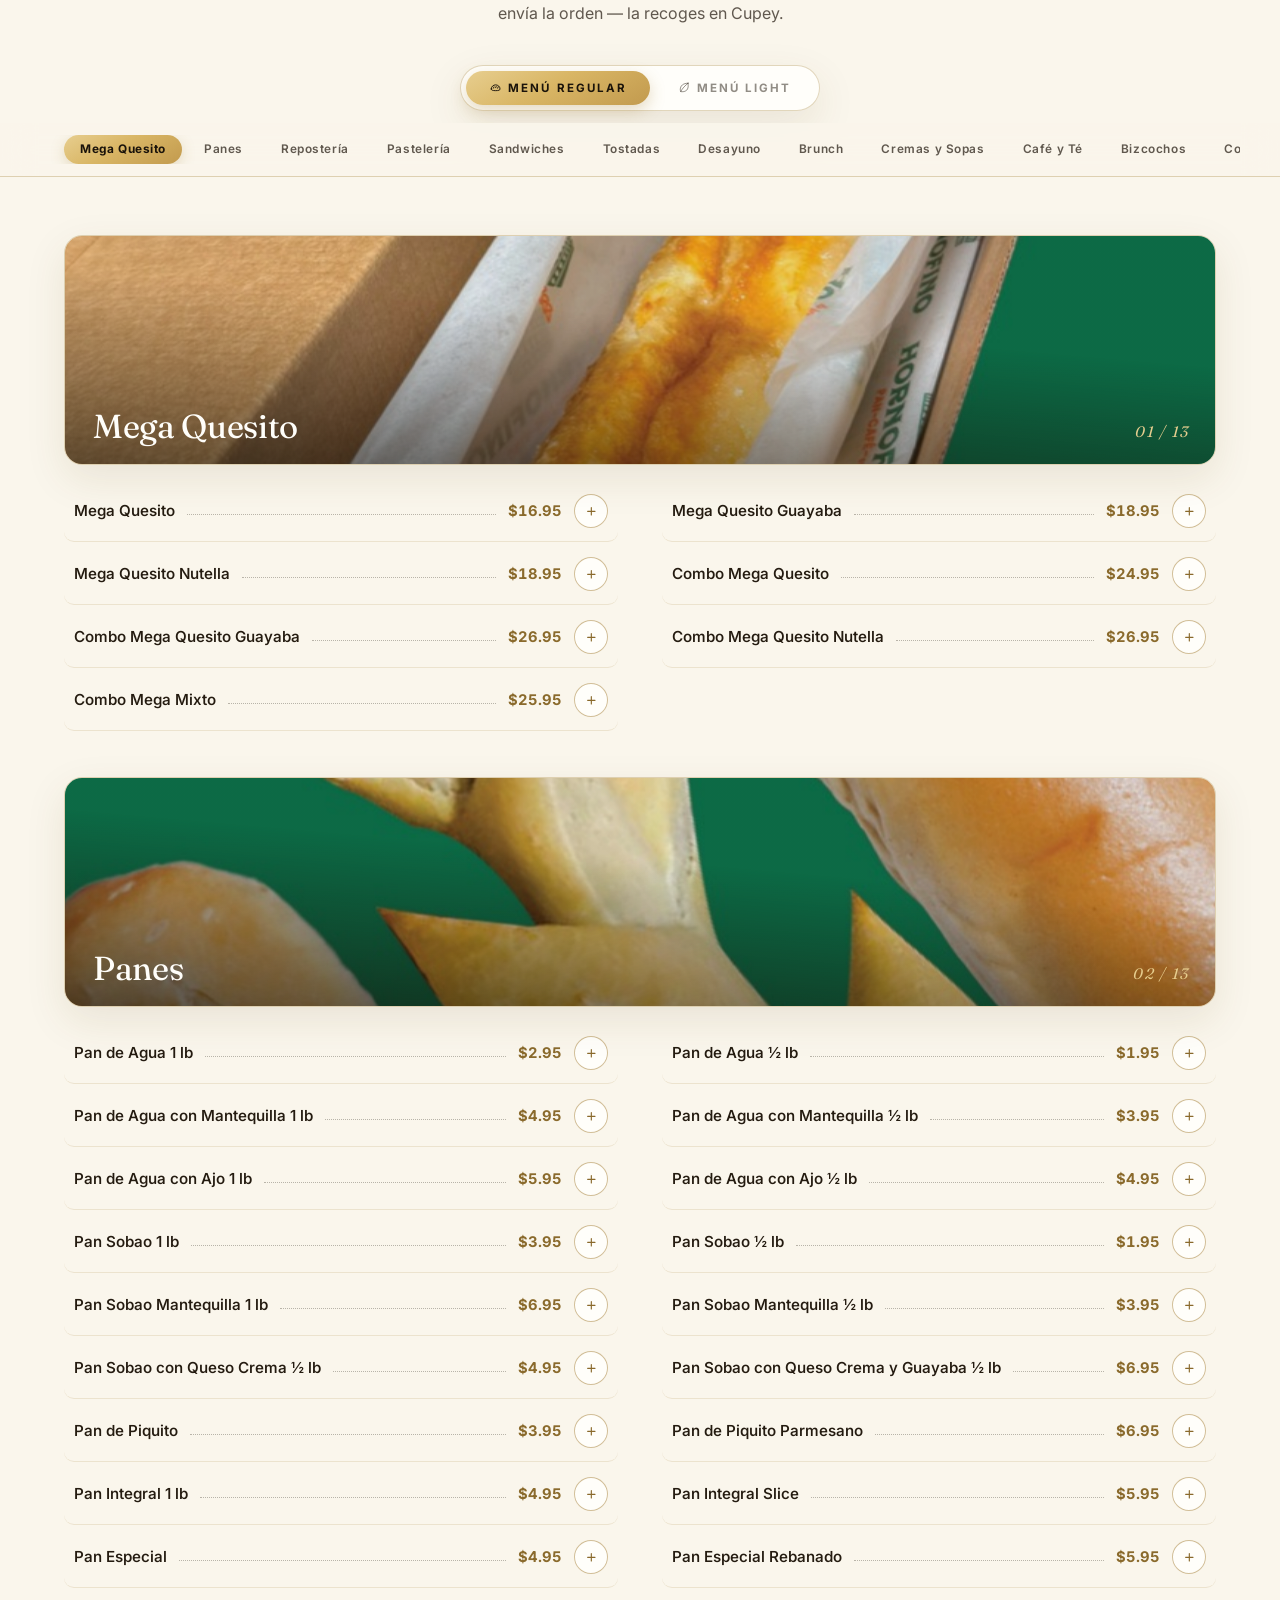
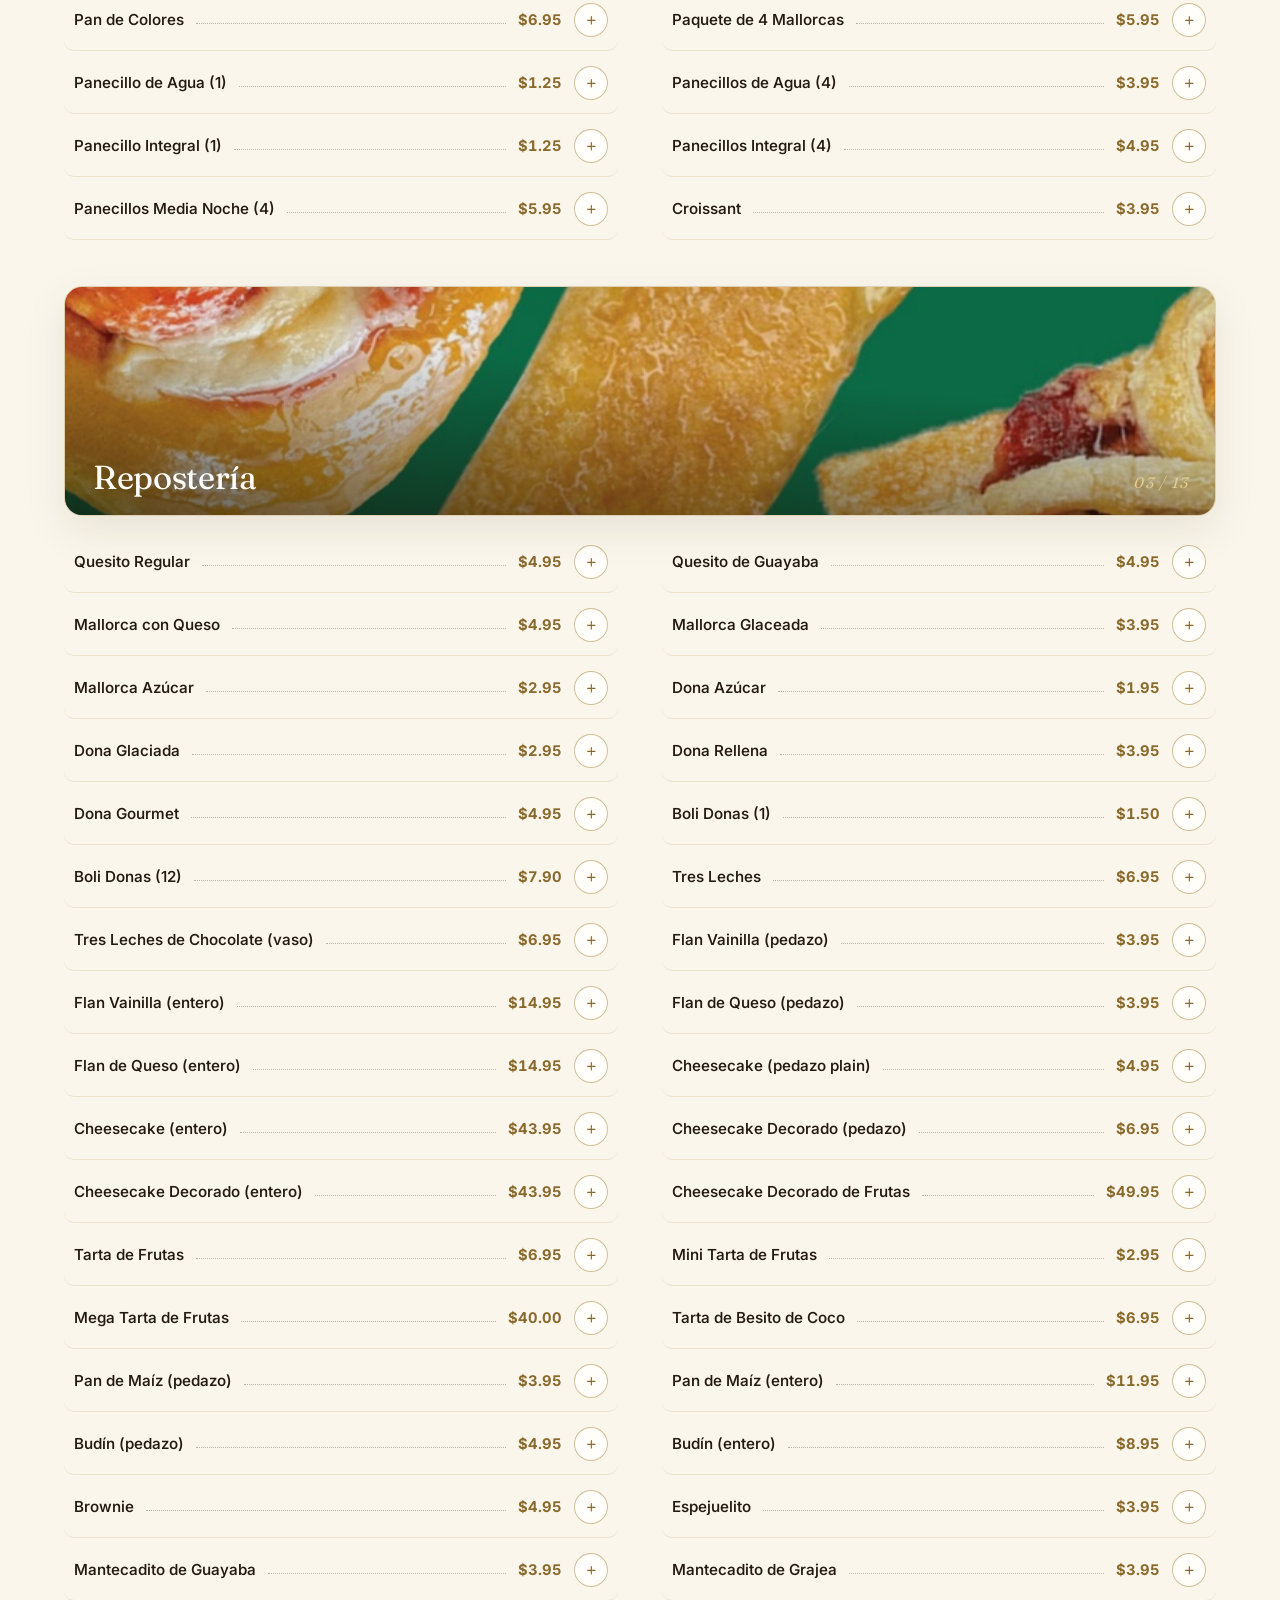
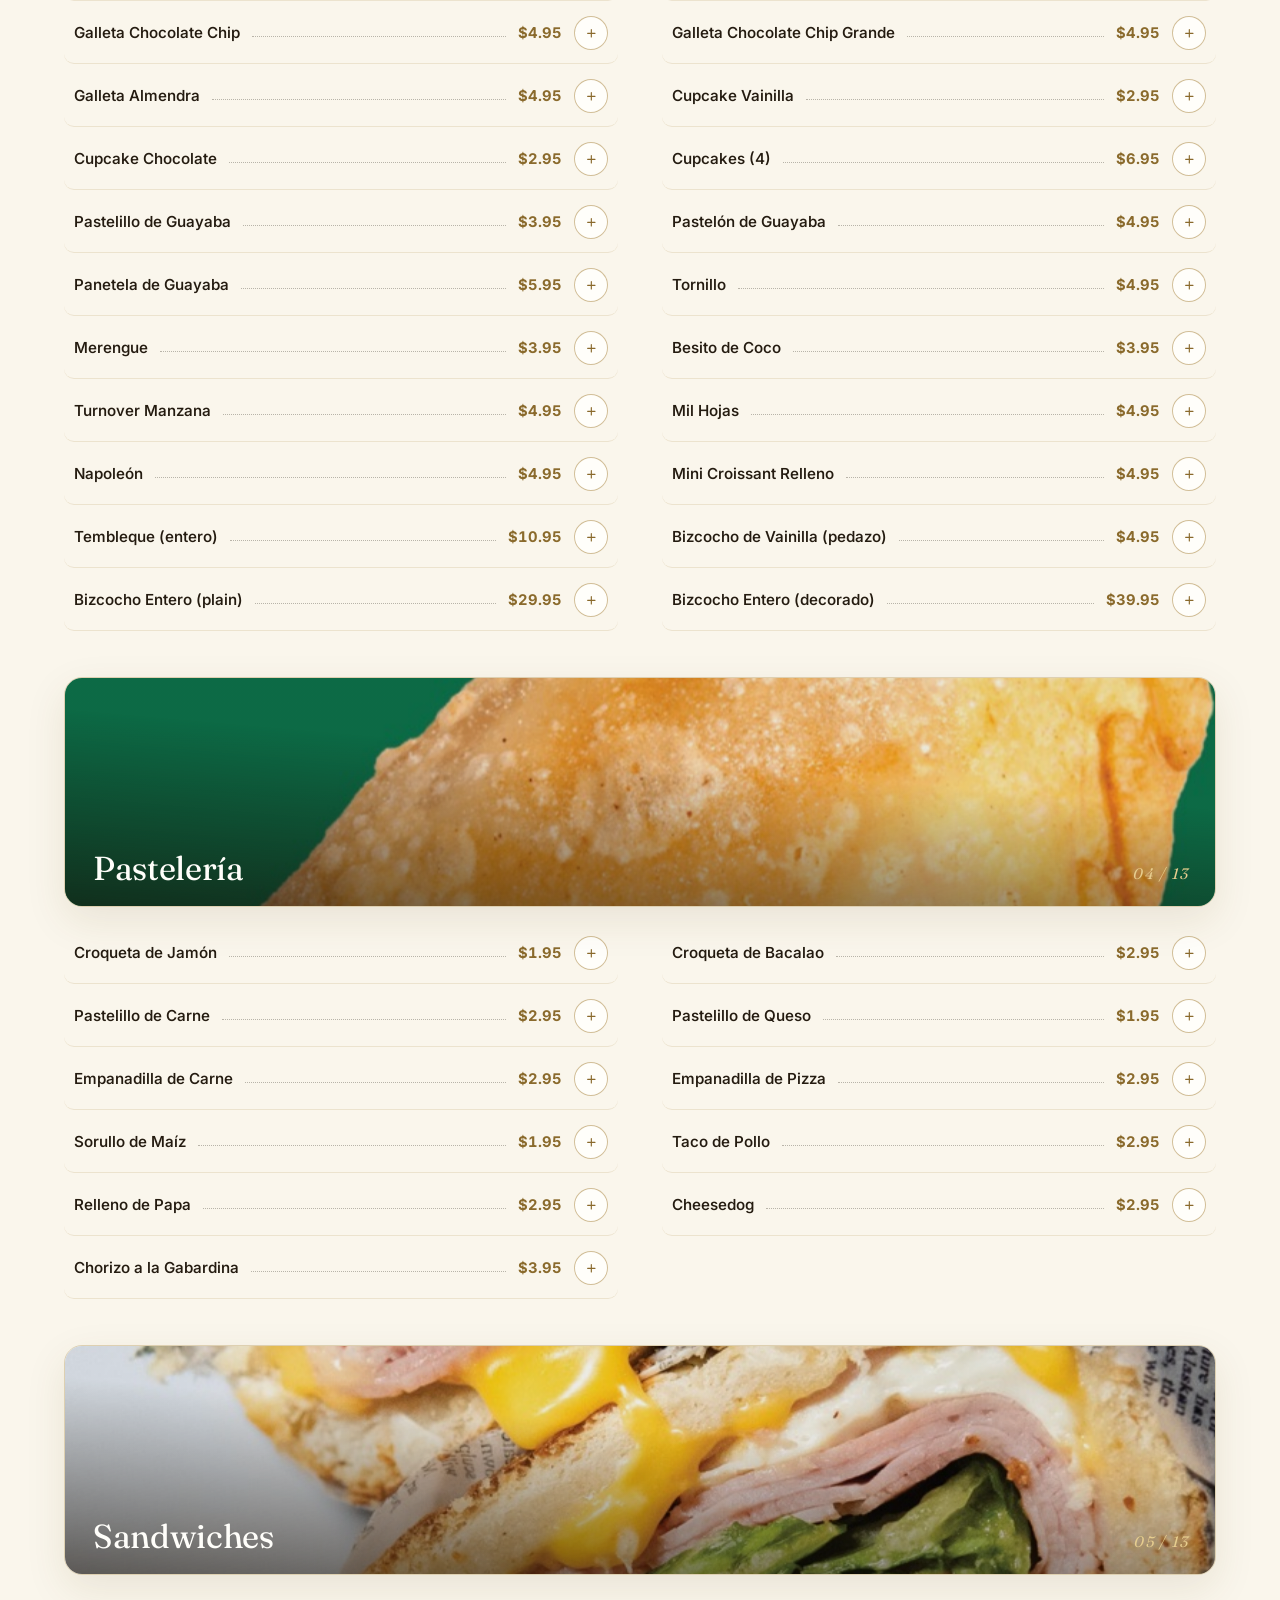
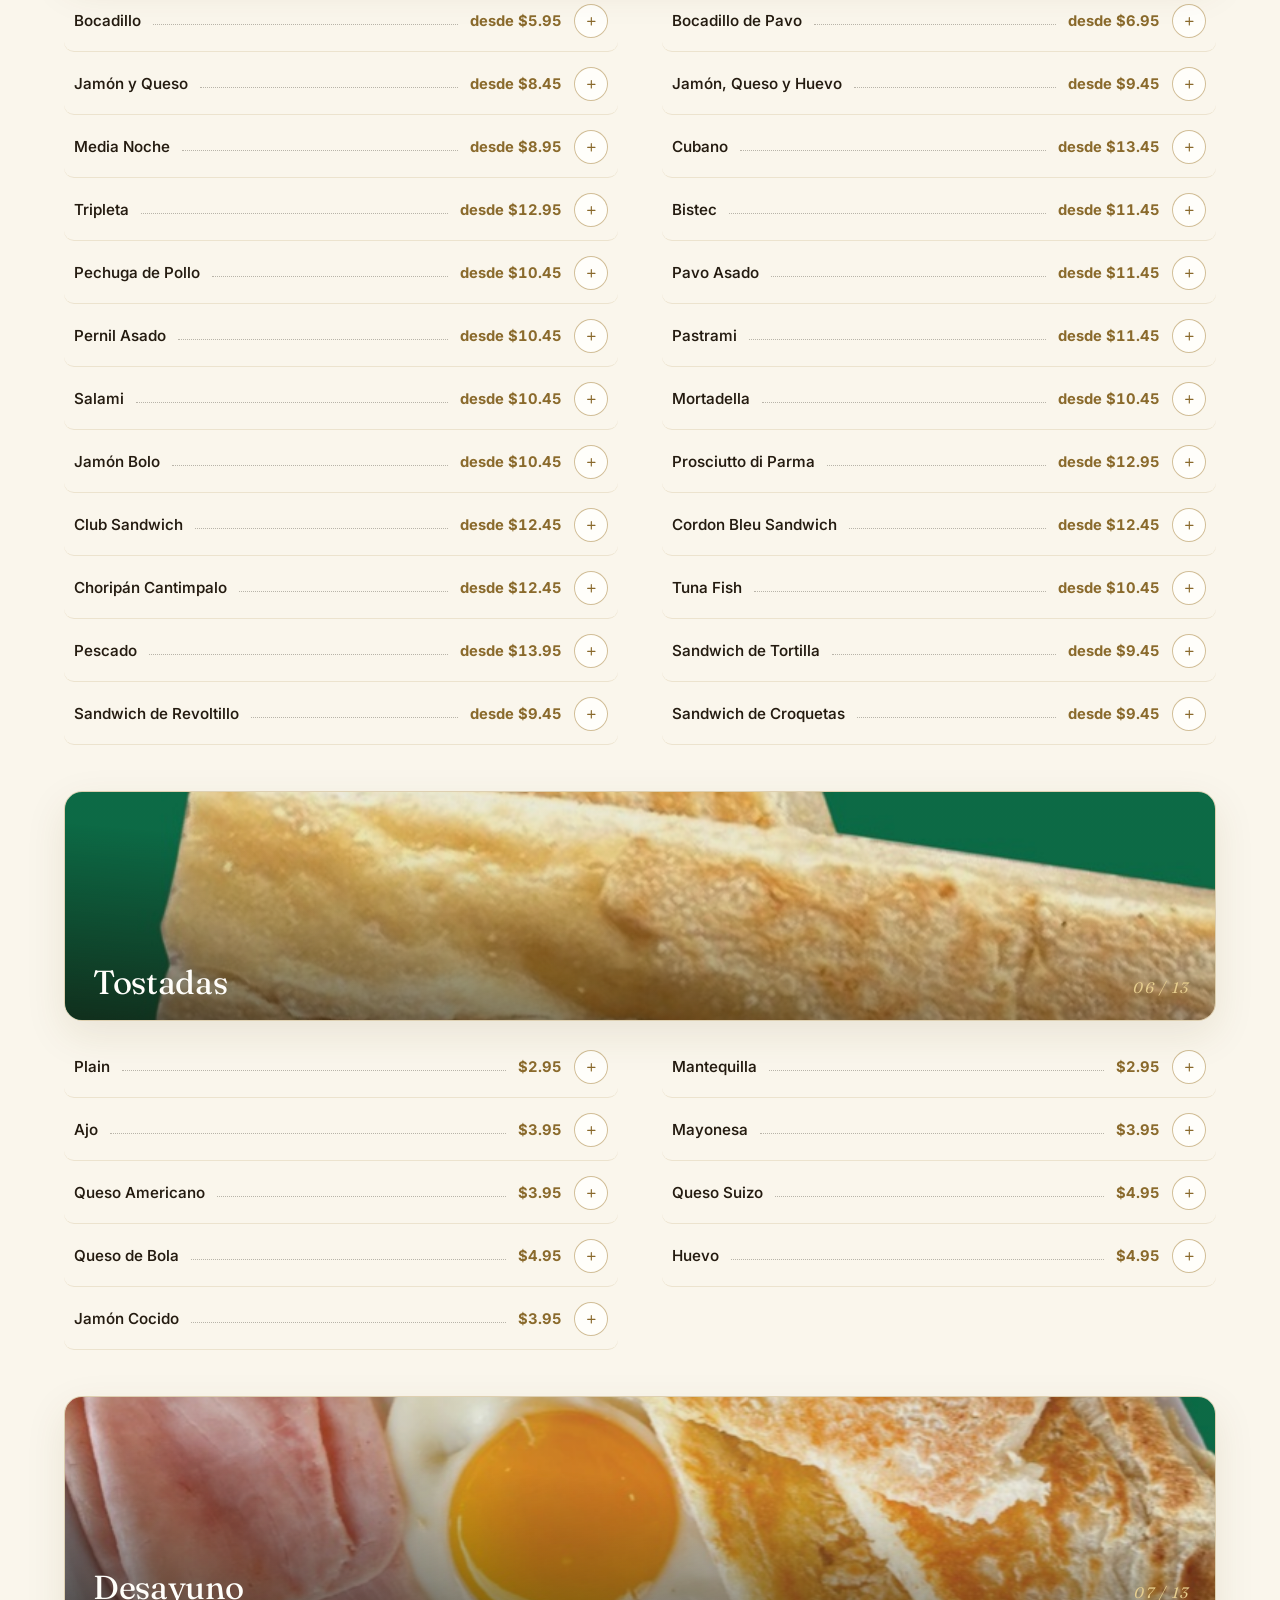
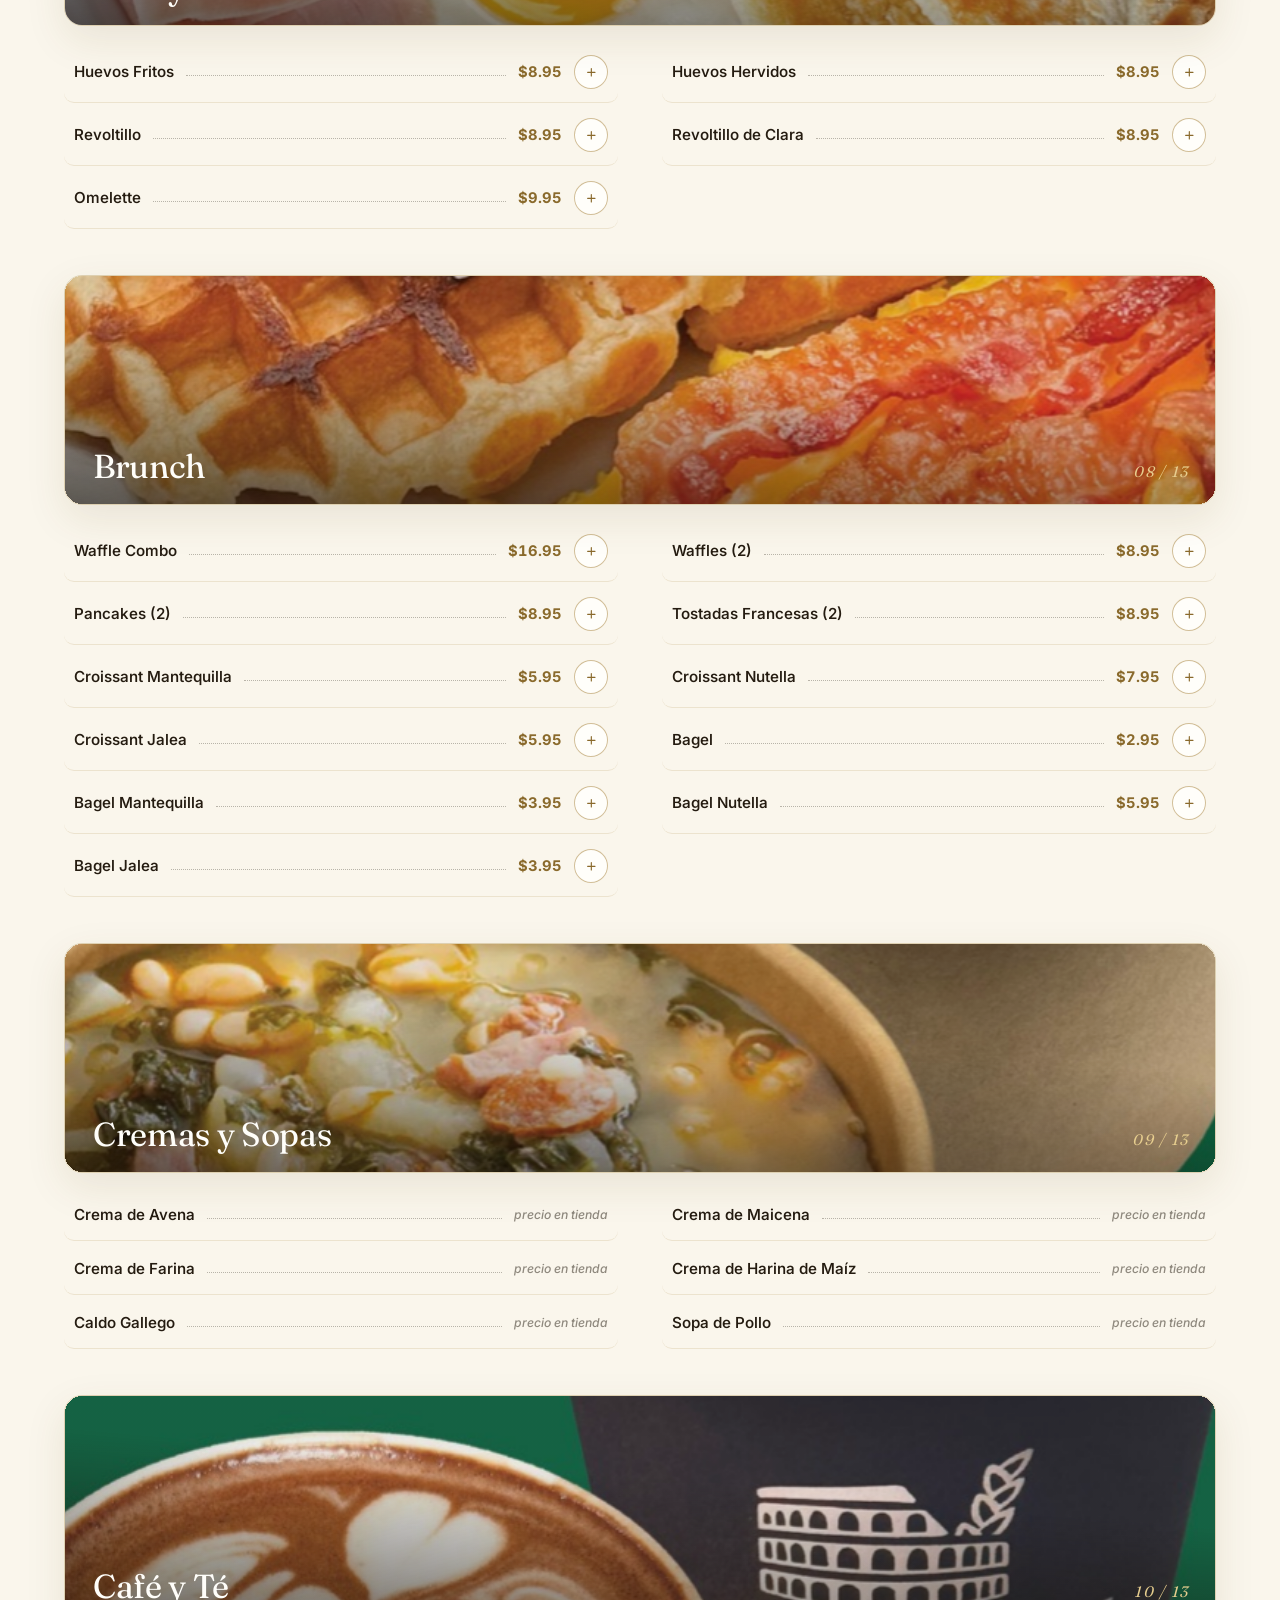
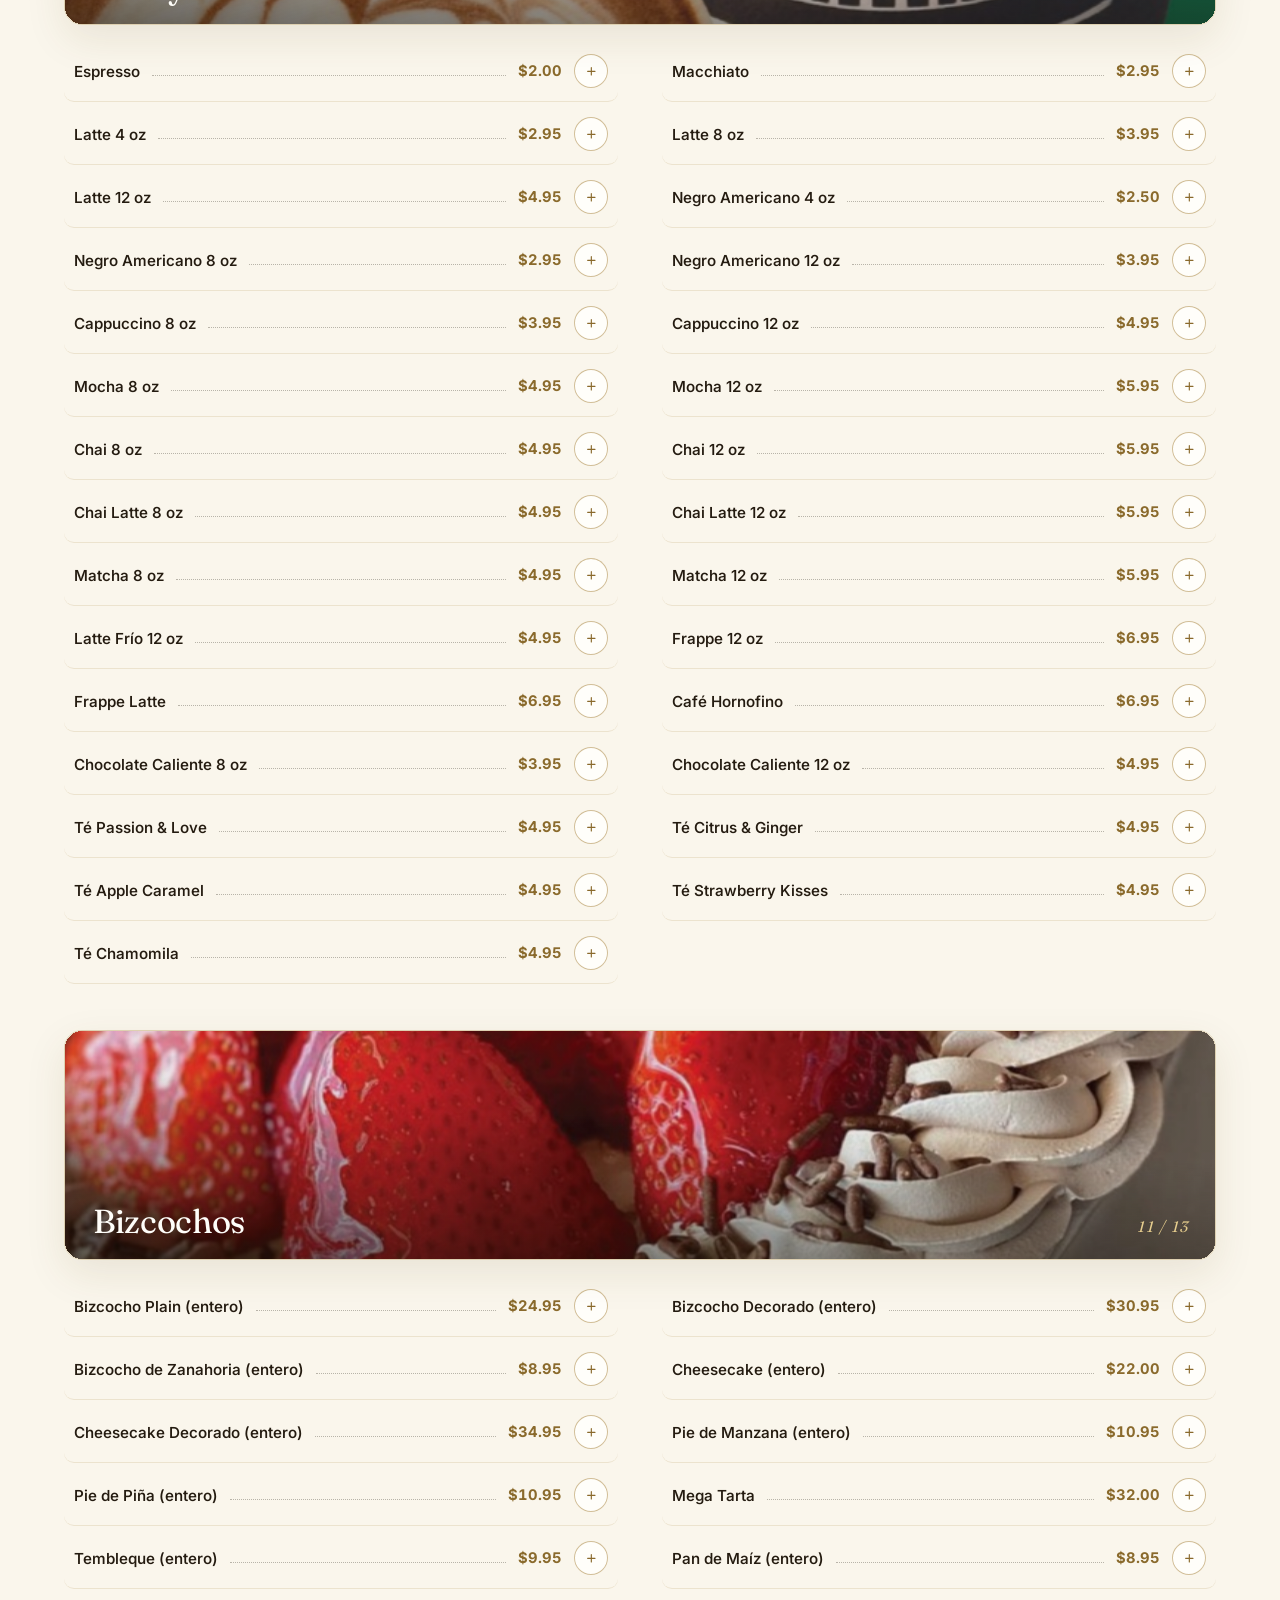
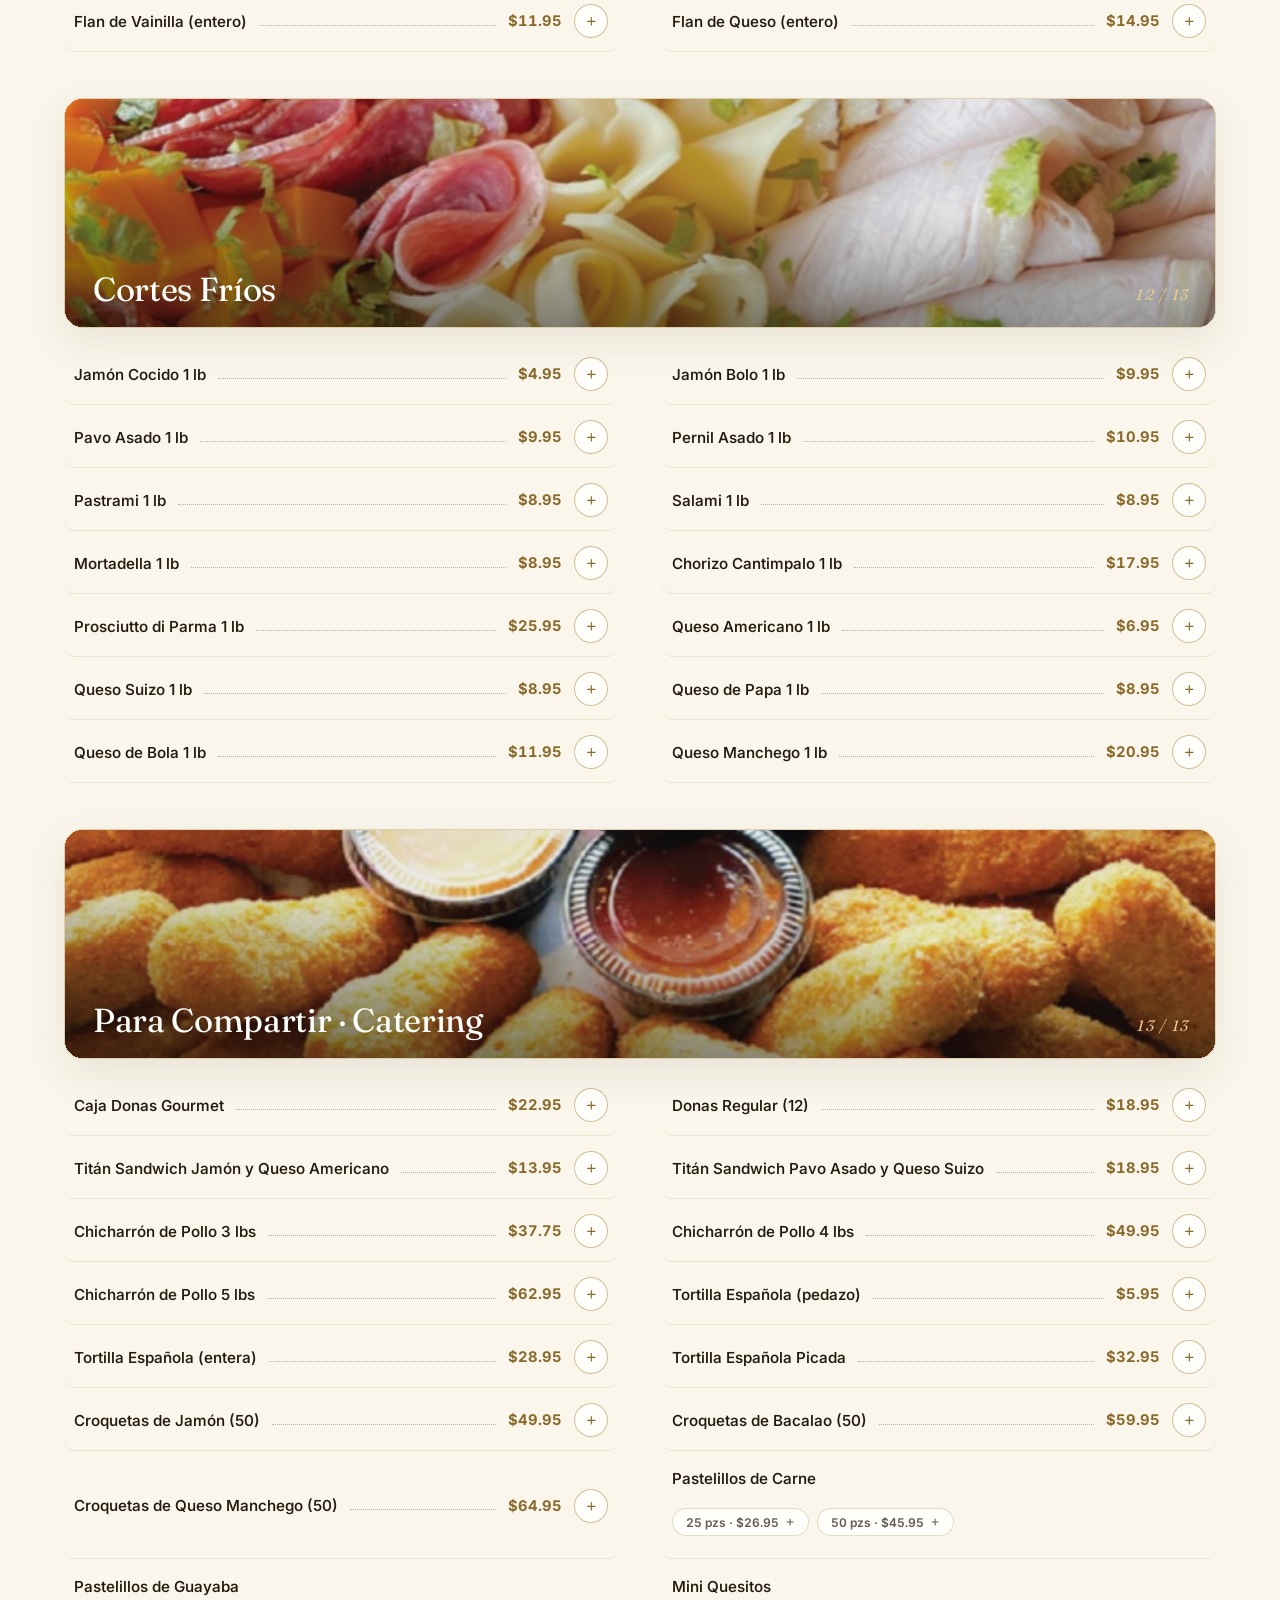
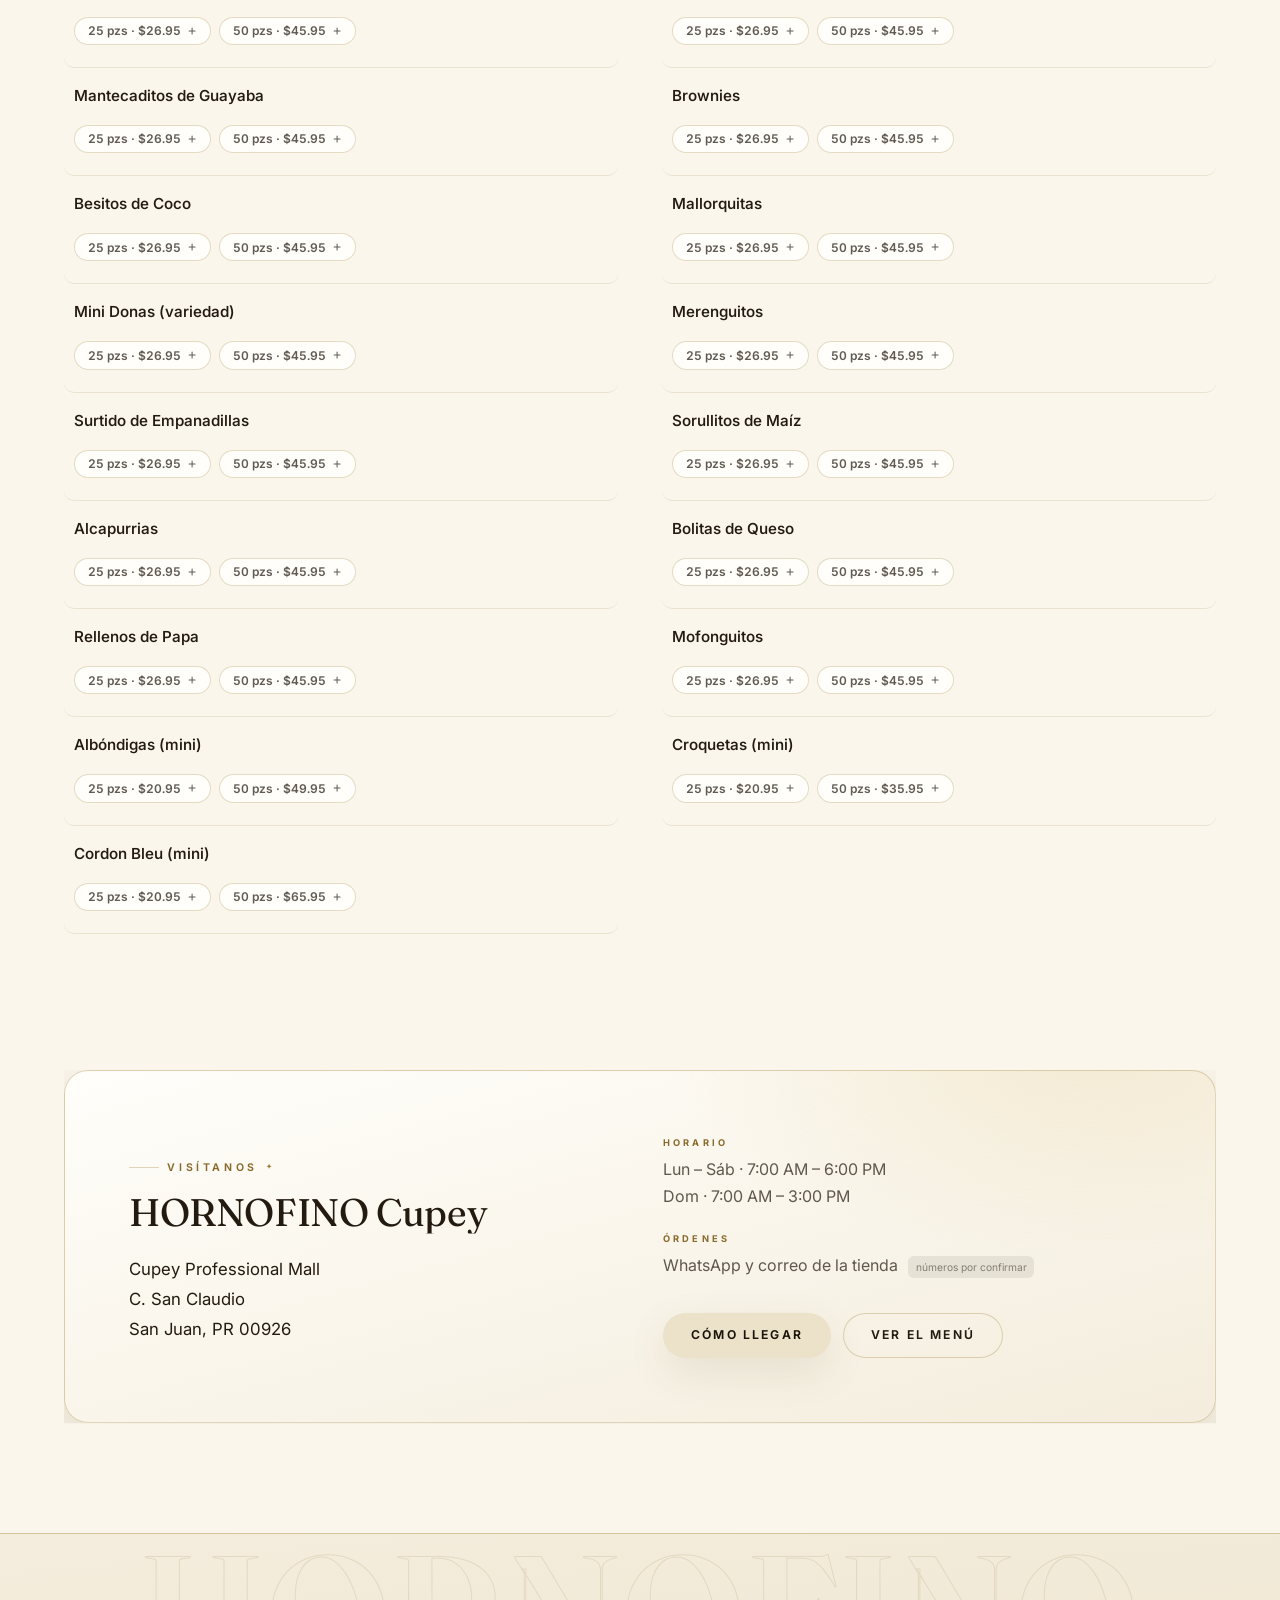
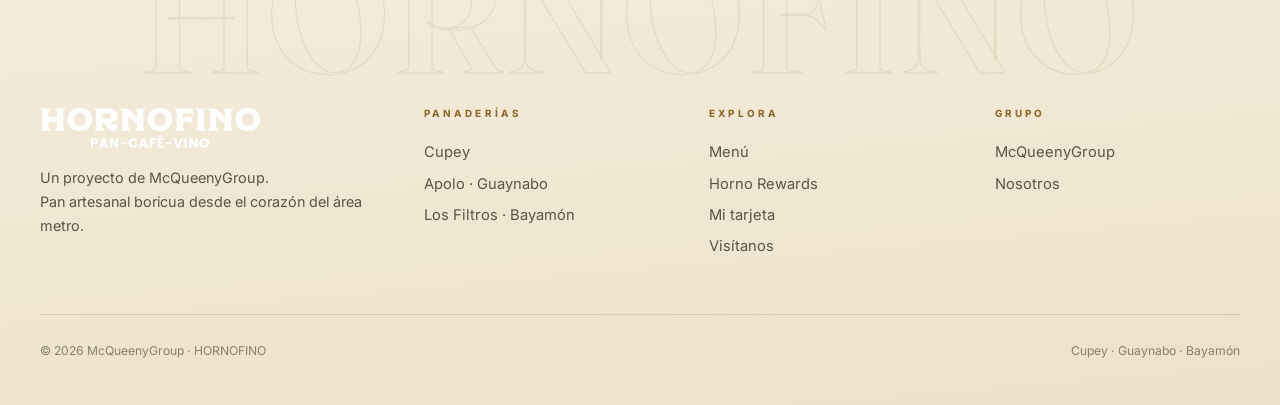
<file: cupey.html>
<!DOCTYPE html>
<html lang="es">
<head>
<meta charset="UTF-8" />
<meta name="viewport" content="width=device-width, initial-scale=1.0" />
<title>HORNOFINO Cupey — Menú y órdenes | McQueenyGroup</title>
<meta name="description" content="HORNOFINO Cupey: menú completo, menú light, órdenes para recoger y Horno Rewards. Cupey, Puerto Rico." />
<link rel="icon" href="assets/favicon.png" />
<link rel="preconnect" href="https://fonts.googleapis.com" />
<link rel="preconnect" href="https://fonts.gstatic.com" crossorigin />
<link href="https://fonts.googleapis.com/css2?family=Fraunces:ital,opsz,wght@0,9..144,300..700;1,9..144,300..700&family=Inter:wght@400;500;600;700;800&display=swap" rel="stylesheet" />
<link rel="stylesheet" href="style.css" />
</head>
<body>

<nav class="s-nav" aria-label="Navegación de la tienda">
  <div class="s-nav__row">
    <a class="s-brand" href="index.html" aria-label="Volver a McQueenyGroup">
      <img src="assets/logo-dark.png" alt="HORNOFINO" />
      <span class="chip">Cupey</span>
    </a>
    <div class="s-links">
      <a href="#menu">Menú</a>
      <a href="#rewards">Rewards</a>
      <a href="#visitanos">Visítanos</a>
    </div>
    <button class="s-cart-btn" id="cartOpen" aria-label="Abrir canasta">
      <svg class="icon" viewBox="0 0 24 24" aria-hidden="true"><path d="M4 10h16l-1.6 9a2 2 0 0 1-2 1.6H7.6a2 2 0 0 1-2-1.6L4 10z"/><path d="M8.2 10L12 4l3.8 6"/></svg>
      <span class="label">Canasta</span> <span class="count" id="cartCount">0</span>
    </button>
  </div>
</nav>

<header class="s-hero">
  <img class="bg" src="assets/stores/cupey-coffee.jpg" alt="" style="object-position:center 40%" />
  <div class="s-hero__inner">
    <span class="eyebrow" data-reveal="fade">HORNOFINO · Cupey</span>
    <h1 data-split-text data-reveal="fade">Pan caliente todos los días en Cupey.</h1>
    <p data-reveal data-delay=".35">Panes, quesitos, sandwiches y café recién colao en el Cupey Professional Mall. Ordena aquí y recoge sin fila.</p>
    <div class="s-hero__cta" data-reveal data-delay=".5">
      <a class="btn btn--solid btn--big" href="#menu" data-magnetic>Ordena ahora</a>
      <a class="btn btn--light" href="#rewards">Horno Rewards</a>
    </div>
  </div>
  <span class="s-hero__scroll" aria-hidden="true">desliza</span>
</header>

<div class="marquee" aria-hidden="true">
  <div class="marquee__track">
    <div class="marquee__part">
      <span>Pan caliente <i>todos los días</i></span><span>Café recién <i>colao</i></span><span>Quesitos <i>de verdad</i></span><span>Horno Rewards</span><span>Desde <i>las 6:00 AM</i></span><span>Recoge <i>sin fila</i></span>
    </div>
    <div class="marquee__part">
      <span>Pan caliente <i>todos los días</i></span><span>Café recién <i>colao</i></span><span>Quesitos <i>de verdad</i></span><span>Horno Rewards</span><span>Desde <i>las 6:00 AM</i></span><span>Recoge <i>sin fila</i></span>
    </div>
  </div>
</div>

<p class="s-switch">¿Prefieres otra panadería? Visita <a href="guaynabo.html">Apolo · Guaynabo</a> o <a href="bayamon.html">Los Filtros · Bayamón</a> · <a href="index.html">ver todas</a></p>

<section class="rw-banner" id="rewards">
  <div class="rw-card reveal">
    <div>
      <span class="eyebrow">Horno Rewards</span>
      <h2>Tu pan de cada día <em>tiene premio.</em></h2>
      <p id="rwNote">Cada orden = 1 sello. 6 sellos = quesito gratis.</p>
      <div class="rw-actions">
        <button class="btn btn--solid" id="rwJoin">Únete gratis</button>
        <button class="btn btn--verde" id="rwCard" style="display:none">Mi tarjeta</button>
        <span class="rw-progress-note">Válido en las tres panaderías.</span>
      </div>
    </div>
    <div class="punch" data-tilt="8">
      <div class="punch__title">Tu tarjeta de sellos</div>
      <div class="punch__grid" id="punchGrid" aria-label="Progreso de sellos"></div>
      <p class="punch__label" id="punchLabel"></p>
    </div>
  </div>
</section>

<section class="menu-head" id="menu">
  <span class="eyebrow">El menú</span>
  <h2 data-reveal="blur">¿Qué se te <em>antoja</em> hoy?</h2>
  <p>Todo se hornea aquí mismo, todos los días. Añade a tu canasta y envía la orden — la recoges en Cupey.</p>
  <div class="menu-toggle" role="group" aria-label="Tipo de menú">
    <div class="menu-toggle__inner">
      <button class="active" data-mode="regular" aria-pressed="true"><svg class="icon" viewBox="0 0 24 24" aria-hidden="true"><path d="M4 14.5c0-4.5 4-7.5 8-7.5s8 3 8 7.5c0 2.2-2.5 3-8 3s-8-.8-8-3z"/><path d="M9 10.8l-1 2.2M13 10l-1 2.2M16.6 10.8l-1 2.2"/></svg> Menú Regular</button>
      <button class="is-light" data-mode="light" aria-pressed="false"><svg class="icon" viewBox="0 0 24 24" aria-hidden="true"><path d="M20 4c-9 0-14 4.6-14 11.4 0 1.9.7 3.8.7 3.8s6.9 1.4 11-2.7C21.8 12.4 20 4 20 4z"/><path d="M6.7 19.2C10 12.6 15 8.4 20 4"/></svg> Menú Light</button>
    </div>
  </div>
</section>

<nav class="cat-tabs" aria-label="Categorías del menú">
  <div class="cat-tabs__scroll" id="catTabs"></div>
</nav>

<main class="menu-body" id="menuBody"></main>



<section class="visit" id="visitanos">
  <div class="visit__card reveal">
    <div>
      <span class="eyebrow">Visítanos</span>
      <h2 data-reveal="blur">HORNOFINO Cupey</h2>
      <p class="addr">Cupey Professional Mall<br />C. San Claudio<br />San Juan, PR 00926</p>
    </div>
    <div class="visit__meta">
      <div class="row"><strong>Horario</strong><p>Lun – Sáb · 7:00 AM – 6:00 PM<br />Dom · 7:00 AM – 3:00 PM</p></div>
      <div class="row"><strong>Órdenes</strong>
        <p>WhatsApp y correo de la tienda <span class="placeholder-tag">números por confirmar</span></p>
      </div>
      <div class="visit__actions">
        <a class="btn btn--light" href="https://maps.google.com/?q=Hornofino+Cupey+Professional+Mall+C.+San+Claudio+San+Juan+00926" target="_blank" rel="noopener">Cómo llegar</a>
        <a class="btn btn--ghost" href="#menu">Ver el menú</a>
      </div>
    </div>
  </div>
</section>

<footer class="footer">
  <span class="footer__mark" aria-hidden="true">HORNOFINO</span>
  <div class="footer__grid">
    <div class="footer__brand">
      <img src="assets/logo-white.png" alt="HORNOFINO" />
      <p>Un proyecto de McQueenyGroup.<br />Pan artesanal boricua desde el corazón del área metro.</p>
    </div>
    <div>
      <h3>Panaderías</h3>
      <a href="cupey.html">Cupey</a>
      <a href="guaynabo.html">Apolo · Guaynabo</a>
      <a href="bayamon.html">Los Filtros · Bayamón</a>
    </div>
    <div>
      <h3>Explora</h3>
      <a href="#menu">Menú</a>
      <a href="#rewards">Horno Rewards</a>
      <a href="tarjeta.html">Mi tarjeta</a>
      <a href="#visitanos">Visítanos</a>
    </div>
    <div>
      <h3>Grupo</h3>
      <a href="index.html">McQueenyGroup</a>
      <a href="index.html#nosotros">Nosotros</a>
    </div>
  </div>
  <div class="footer__base">
    <span>© 2026 McQueenyGroup · HORNOFINO</span>
    <span>Cupey · Guaynabo · Bayamón</span>
  </div>
</footer>

<!-- Canasta -->
<div class="cart-overlay" id="cartOverlay"></div>
<aside class="cart" id="cartDrawer" role="dialog" aria-modal="true" aria-label="Tu canasta">
  <div class="cart__head">
    <div>
      <h3>Tu canasta</h3>
      <span class="store-tag">Recoges en Cupey</span>
    </div>
    <button class="cart__close" id="cartClose" aria-label="Cerrar canasta"><svg class="icon" viewBox="0 0 24 24" aria-hidden="true"><path d="M6 6l12 12M18 6L6 18"/></svg></button>
  </div>
  <div class="cart__items" id="cartItems"></div>
  <div class="cart__foot">
    <div class="cart__sum"><span id="cartSumLabel">Total</span><span id="cartTotal">$0.00</span></div>
    <input id="cartName" type="text" placeholder="Tu nombre (para la orden)" aria-label="Tu nombre (para la orden)" autocomplete="name" />
    <textarea id="cartNote" rows="2" placeholder="Nota para la tienda (opcional)" aria-label="Nota para la tienda (opcional)"></textarea>
    <button class="btn btn--solid cart__send" id="cartSend" disabled>Enviar orden</button>
    <div class="cart__alt">
      <span>¿para llevar apuntado?</span>
      <button id="cartCopy">copiar orden</button>
    </div>
  </div>
</aside>

<!-- Modal -->
<div class="modal-overlay" id="orderModal">
  <div class="modal" role="dialog" aria-modal="true" aria-labelledby="modalTitle">
    <div class="big" aria-hidden="true" id="modalIcon"></div>
    <h3 id="modalTitle"></h3>
    <p id="modalBody"></p>
    <button class="btn btn--solid" id="modalClose">¡Listo!</button>
    <button class="btn btn--ghost" id="modalAlt" hidden></button>
  </div>
</div>

<div class="toast" id="toast" role="status" aria-live="polite"></div>

<div class="grain" aria-hidden="true"></div>

<script>window.STORE_ID = 'cupey';</script>
<script src="menu-data.js"></script>
<script src="motion.js"></script>
<script src="app.js"></script>
  <script src="lighting.js" defer></script>
</body>
</html>
</file>
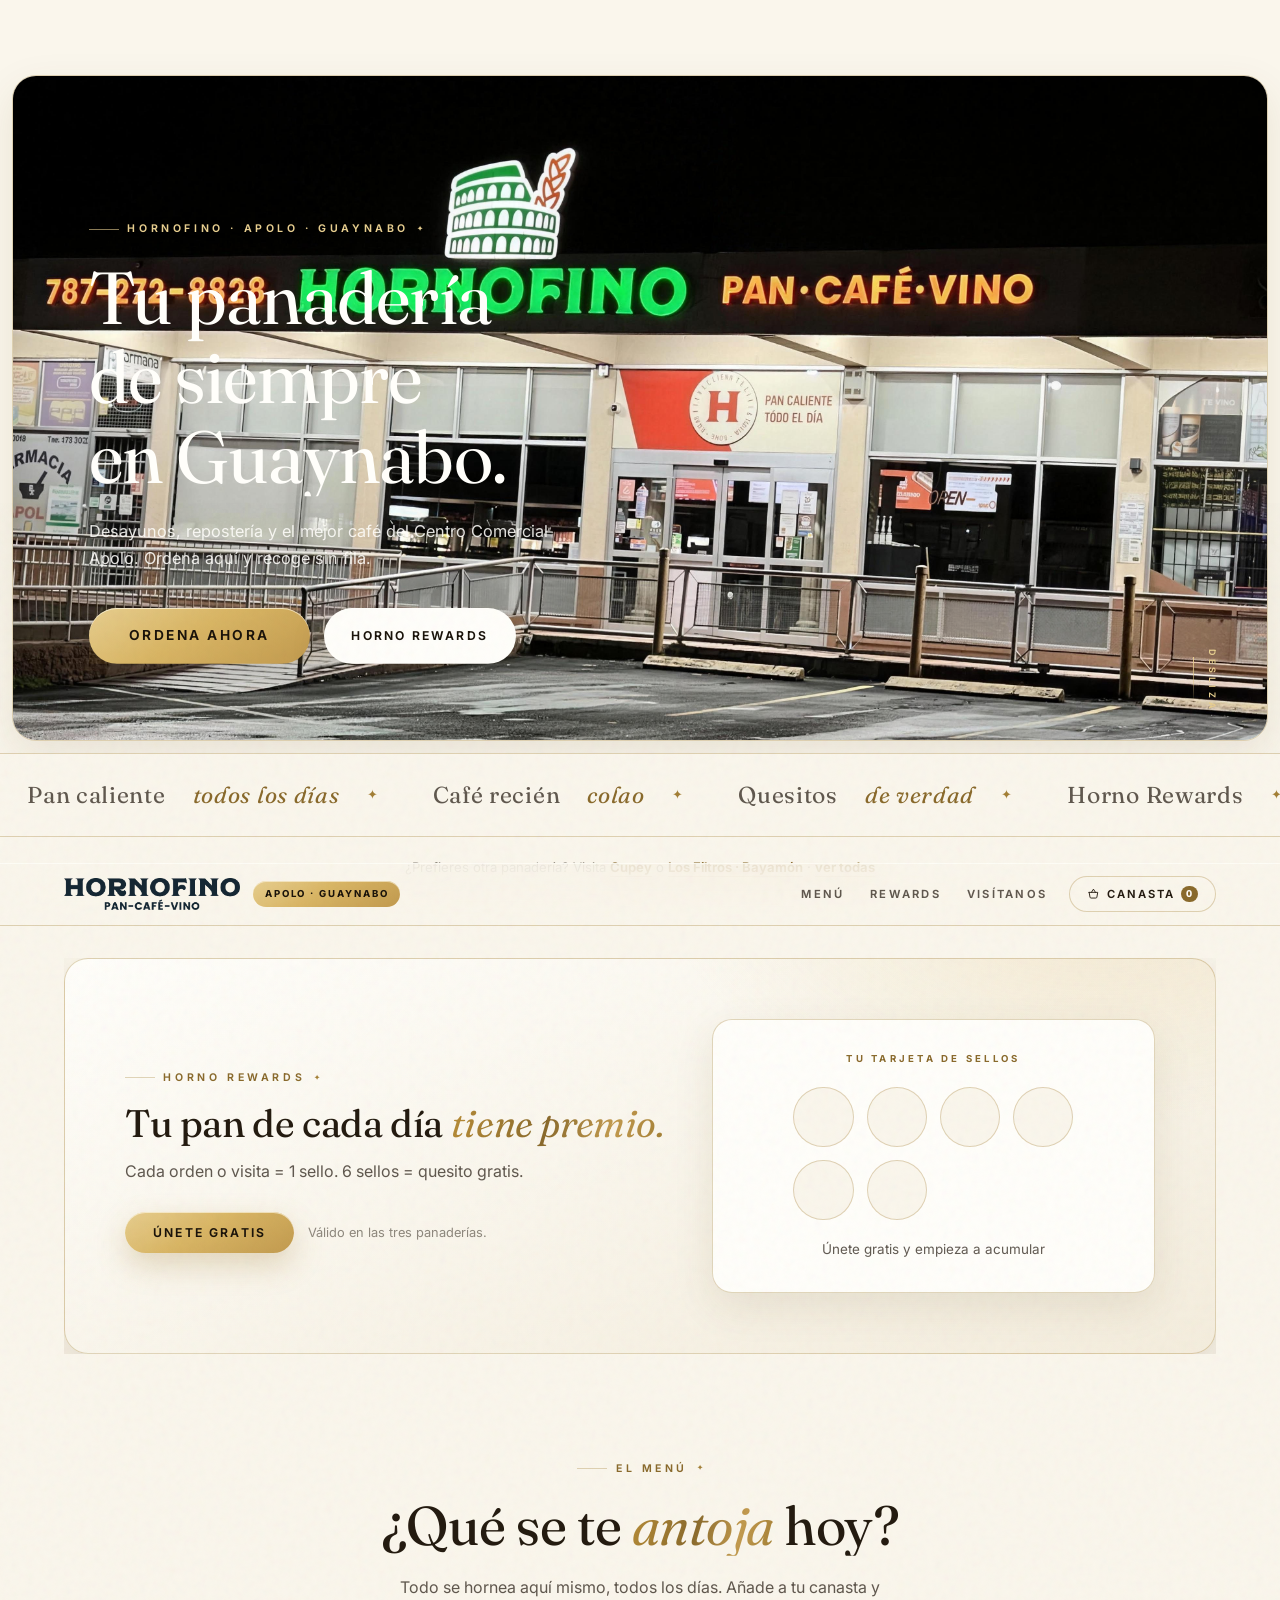
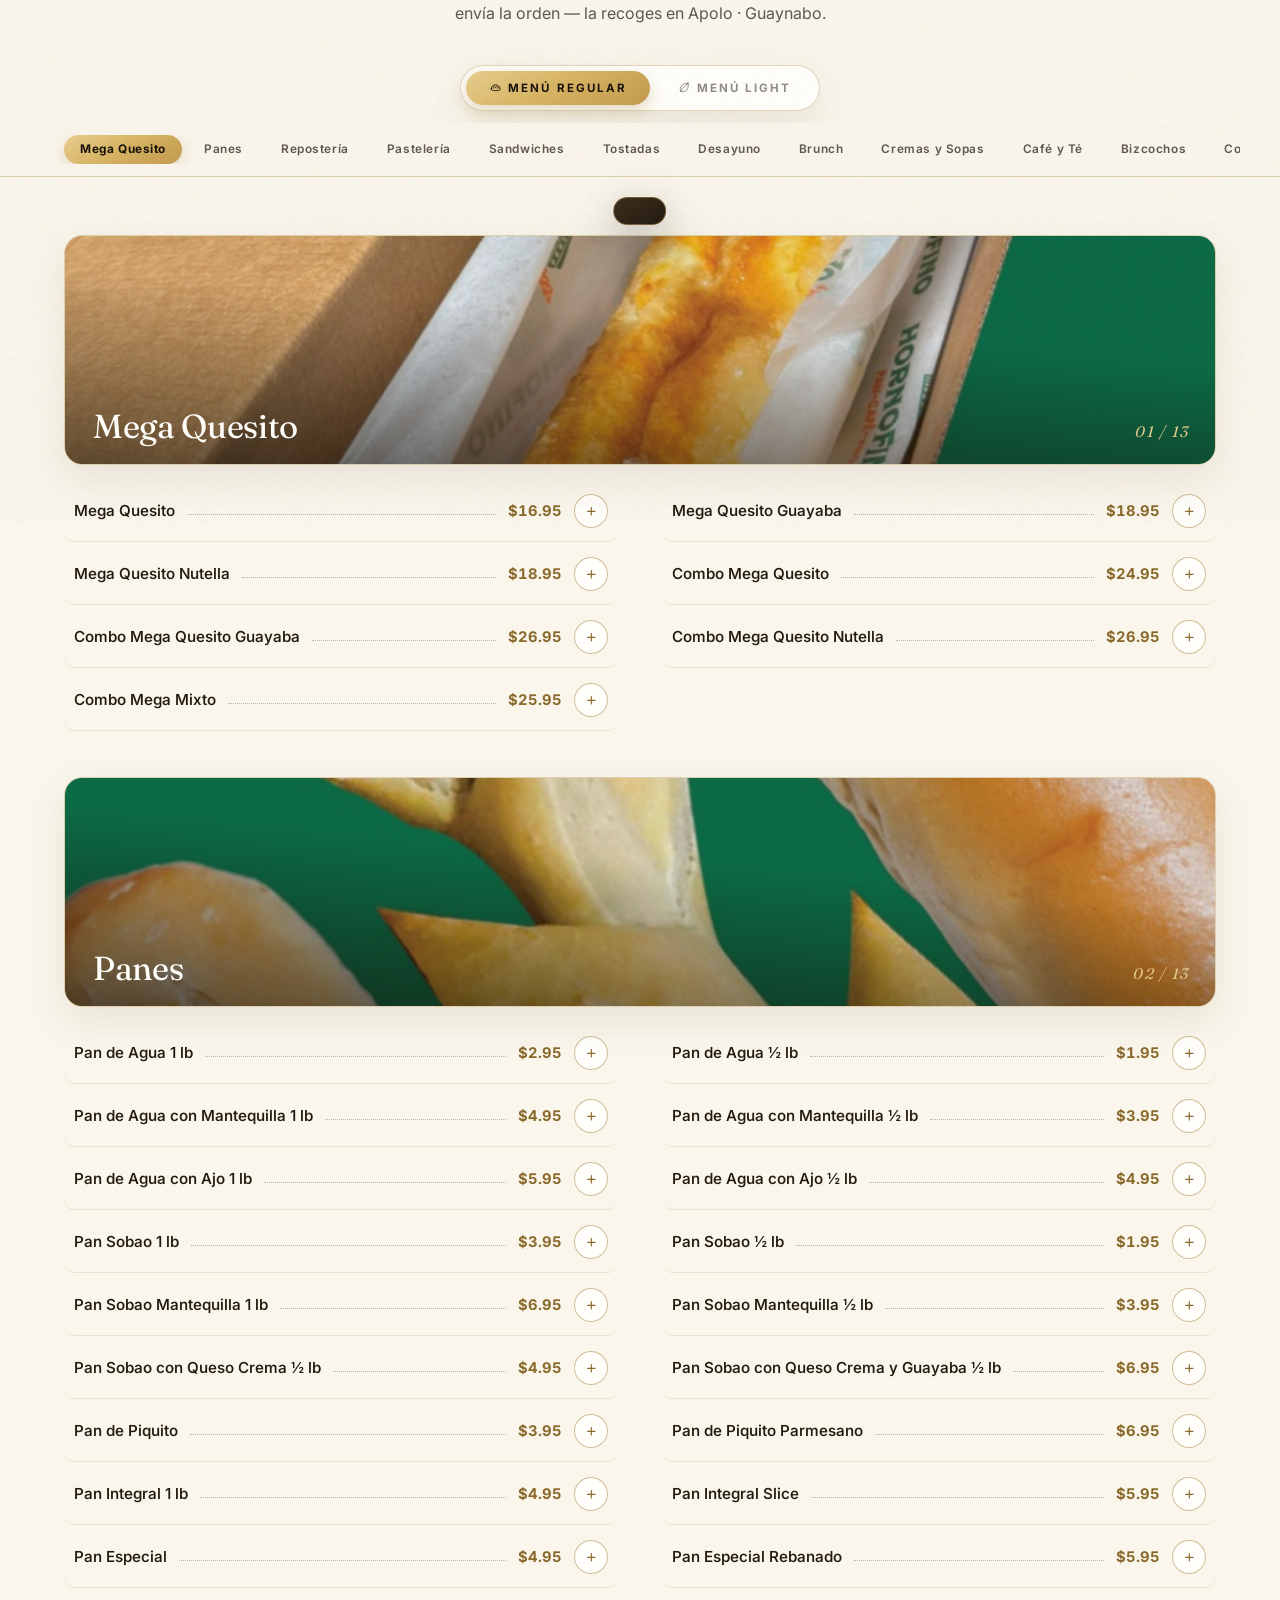
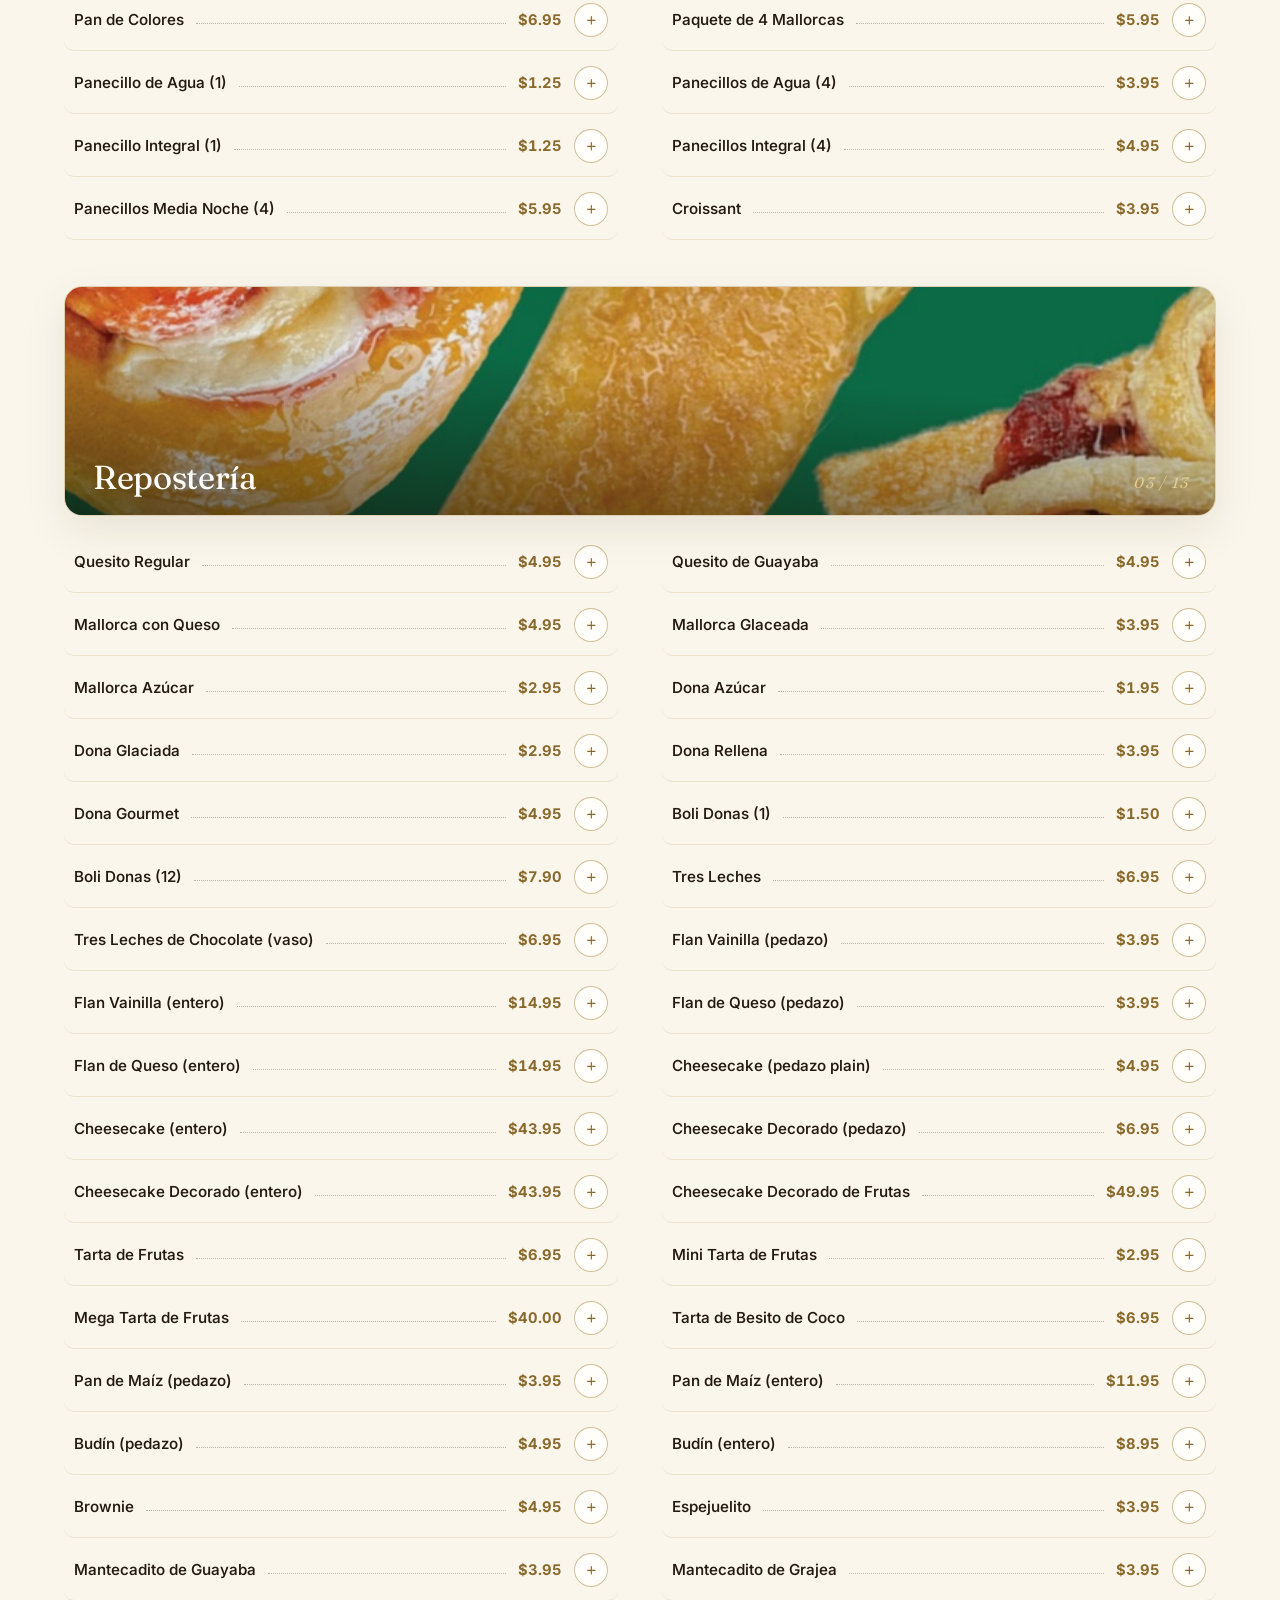
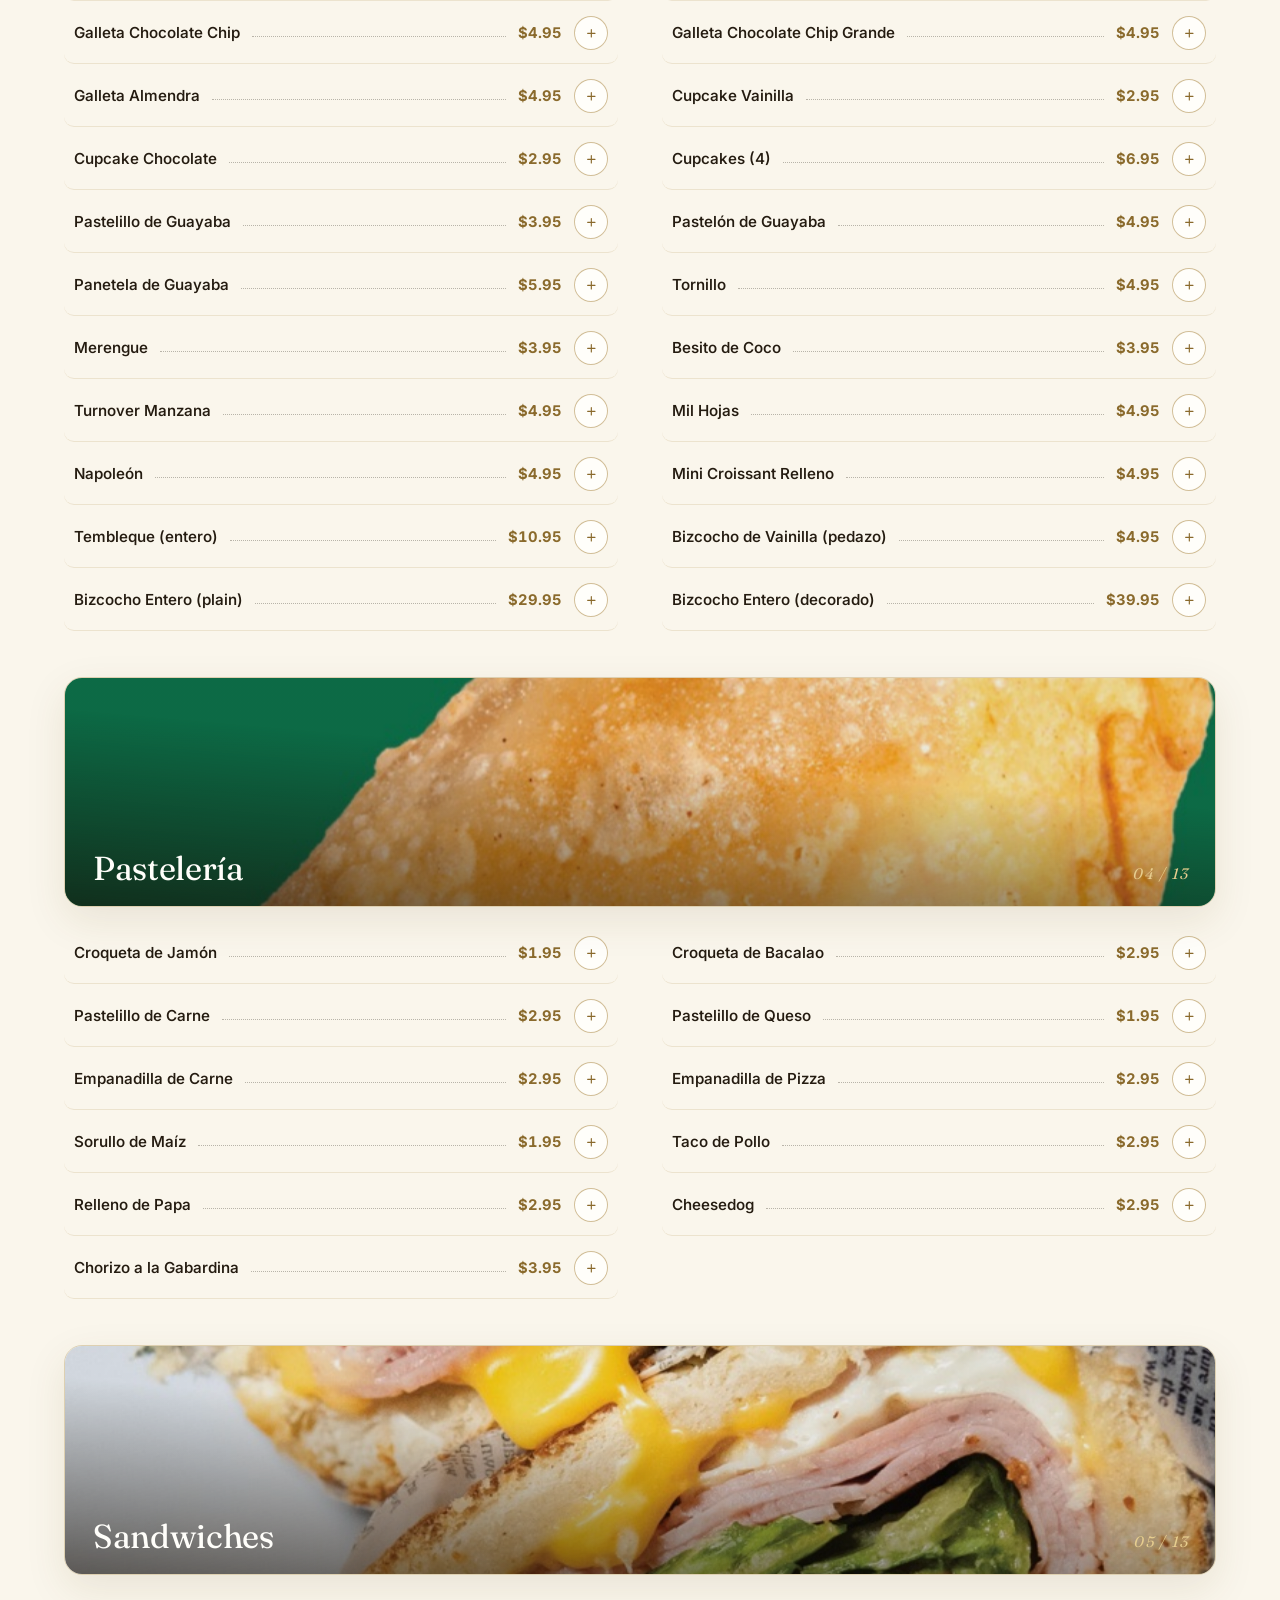
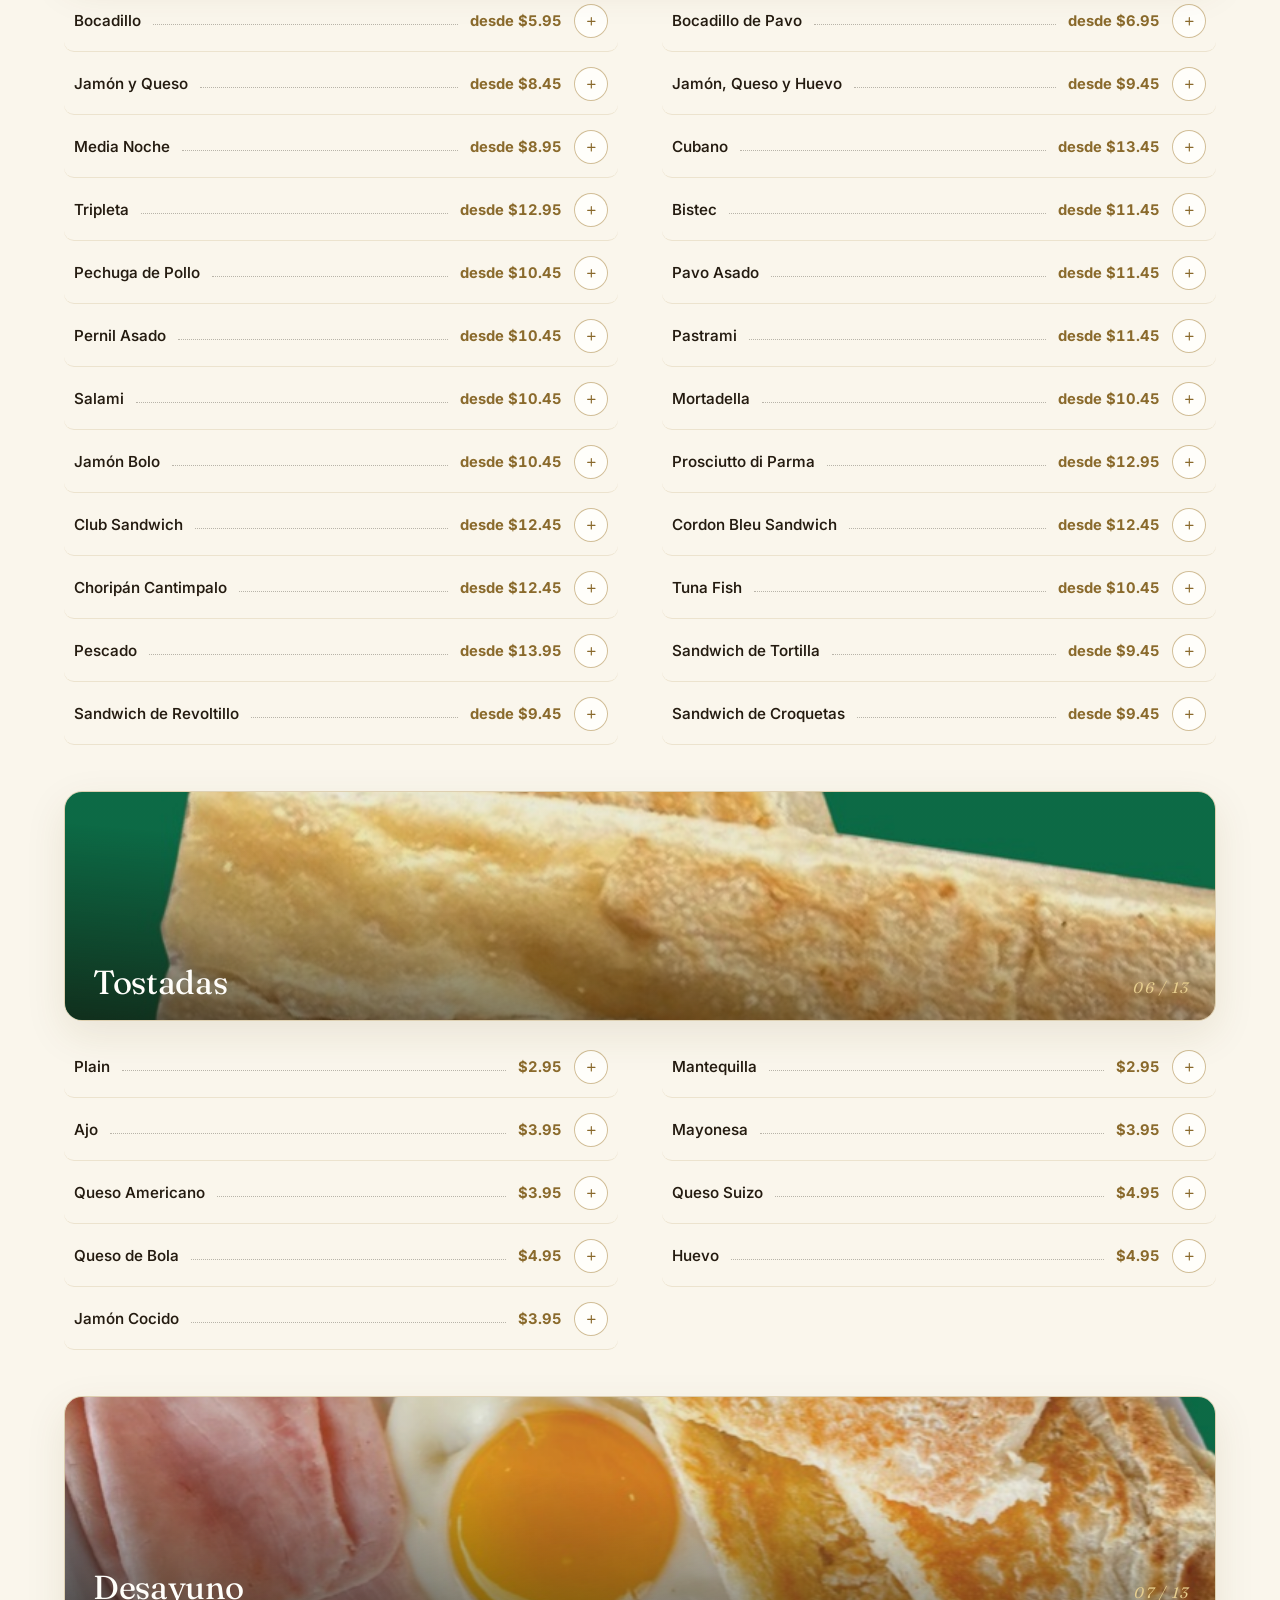
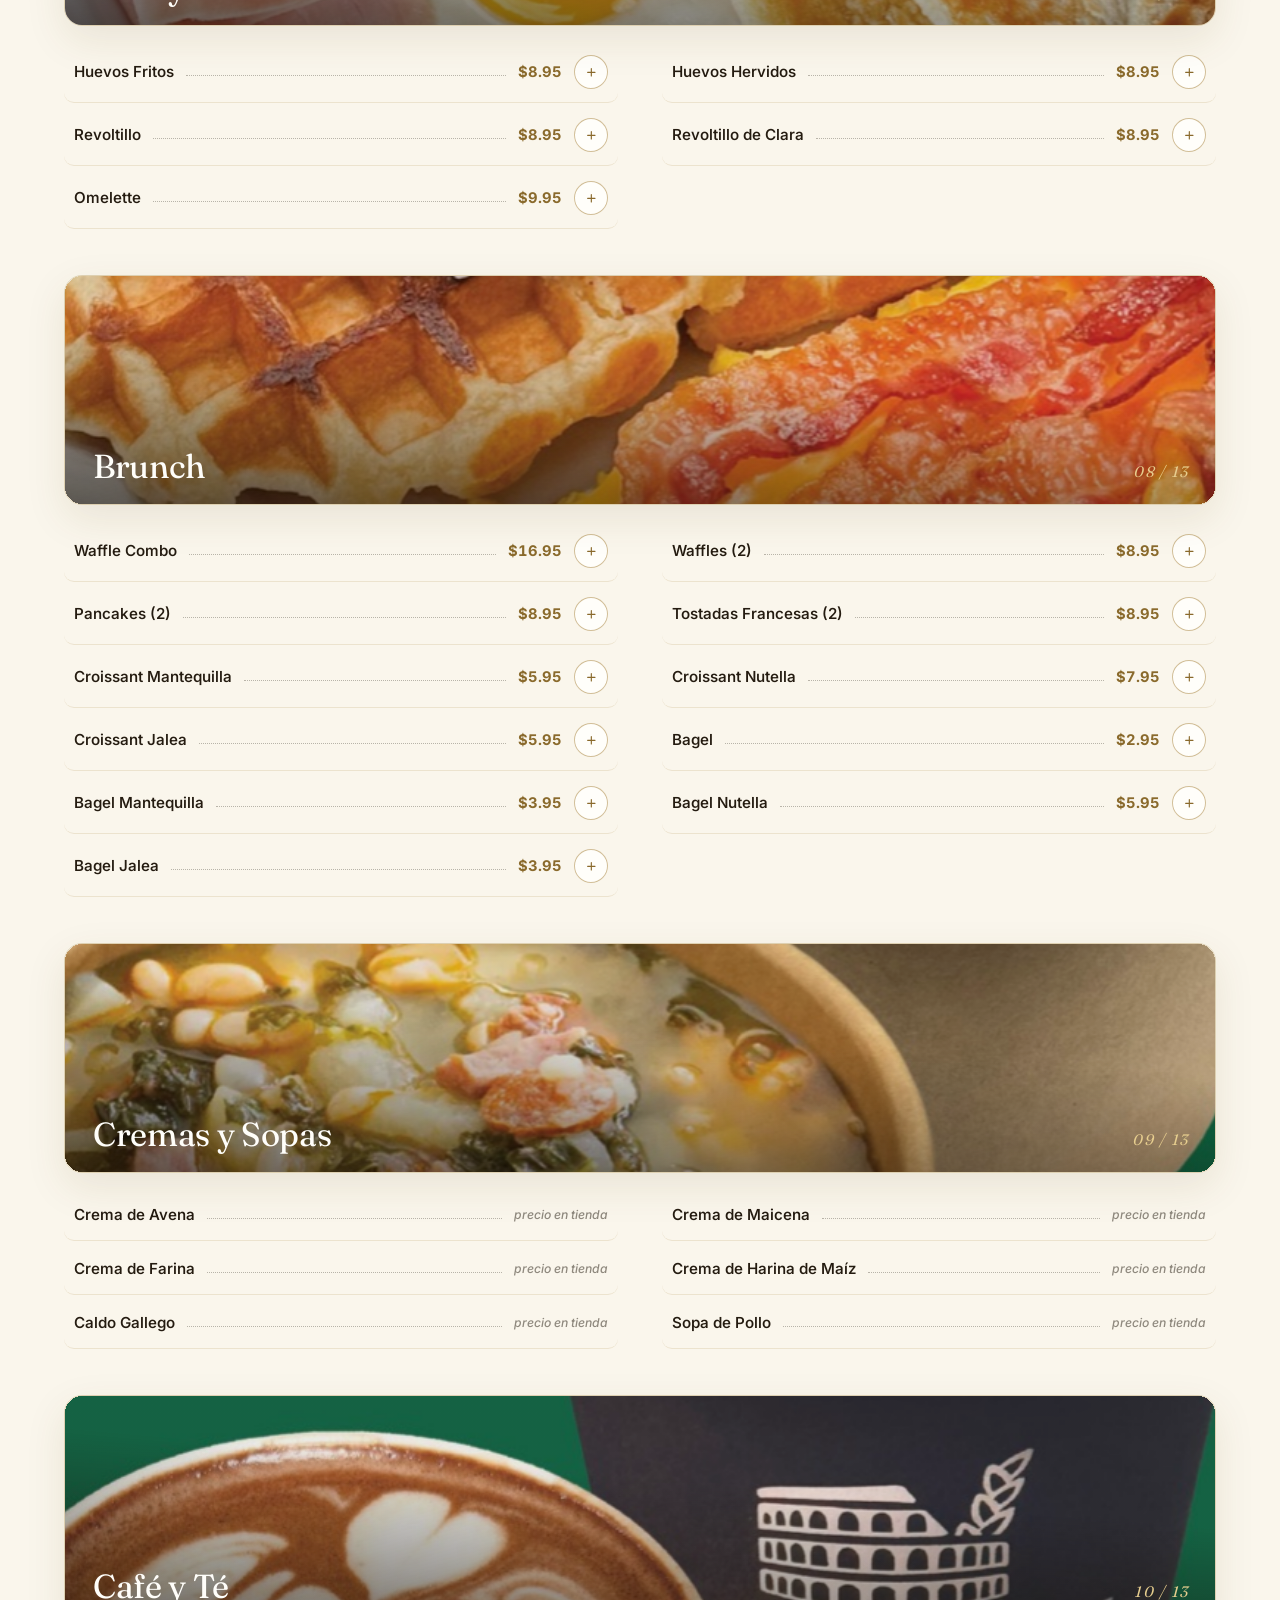
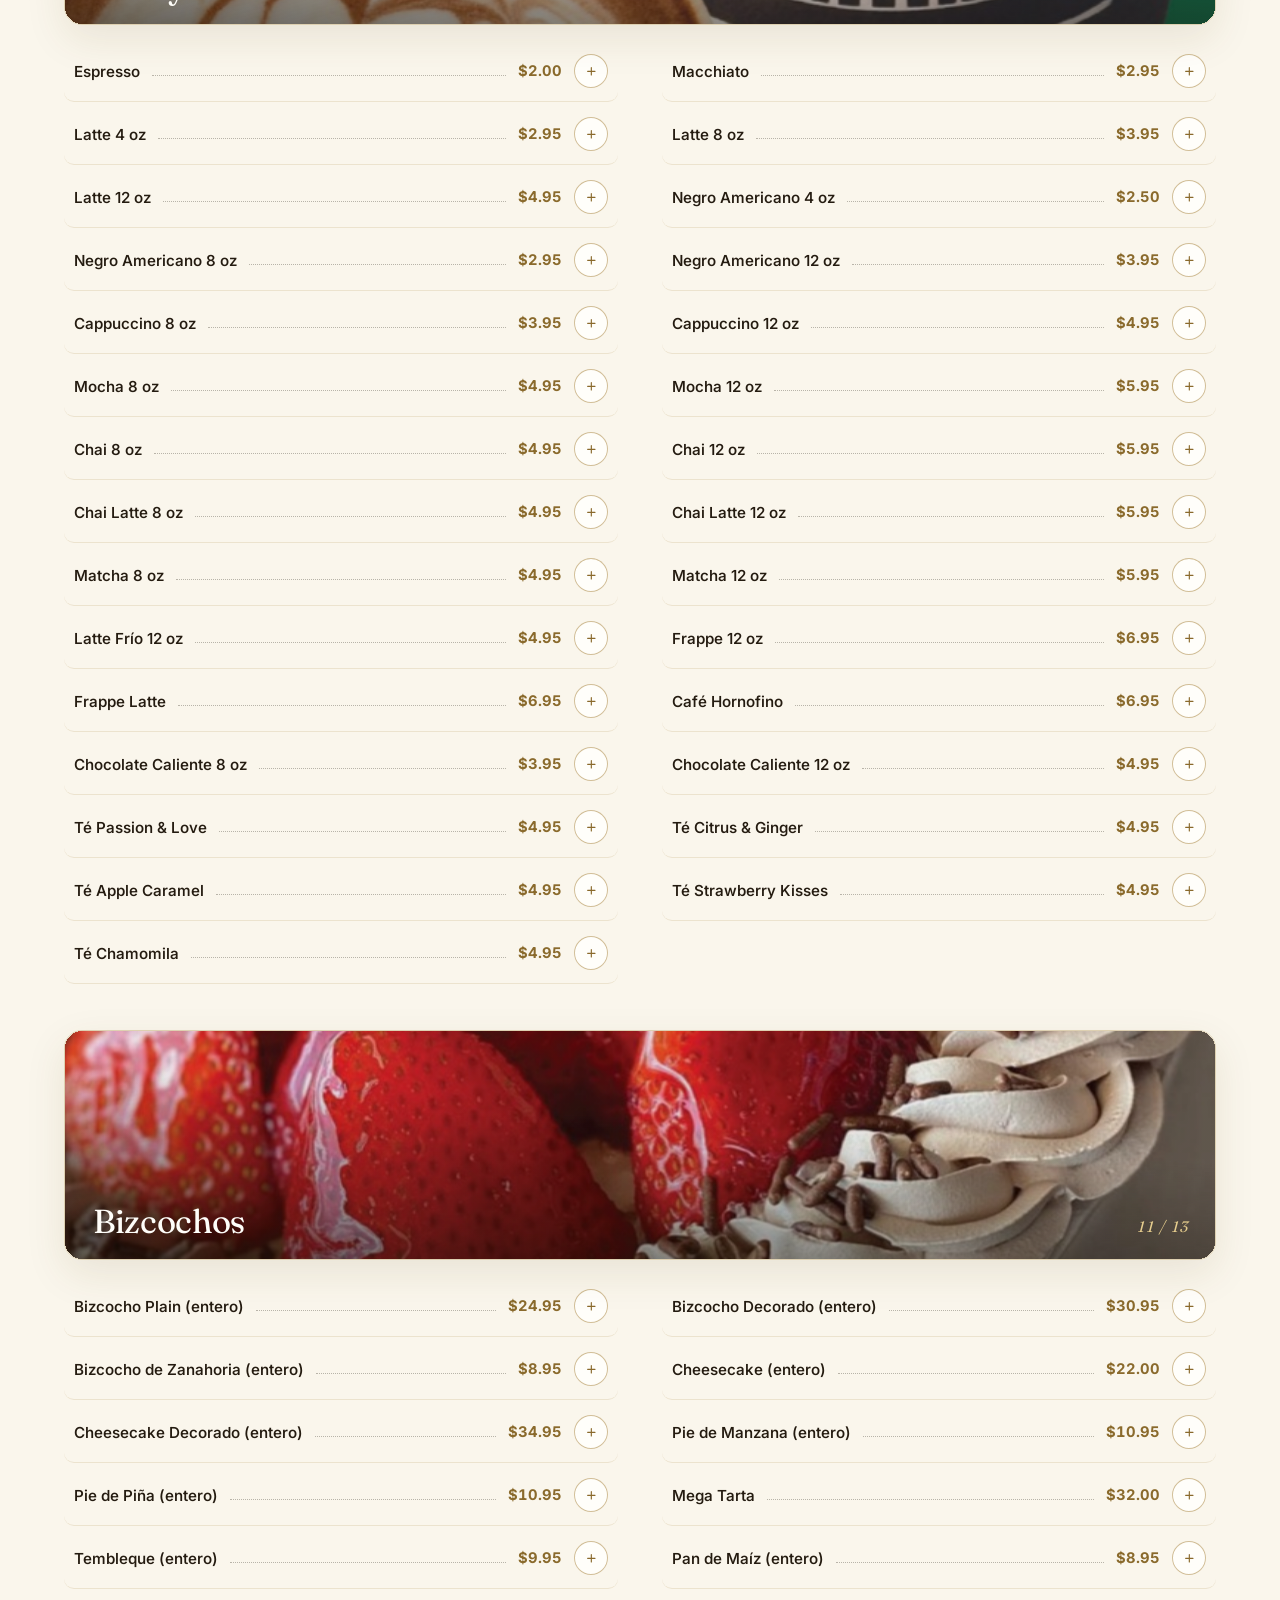
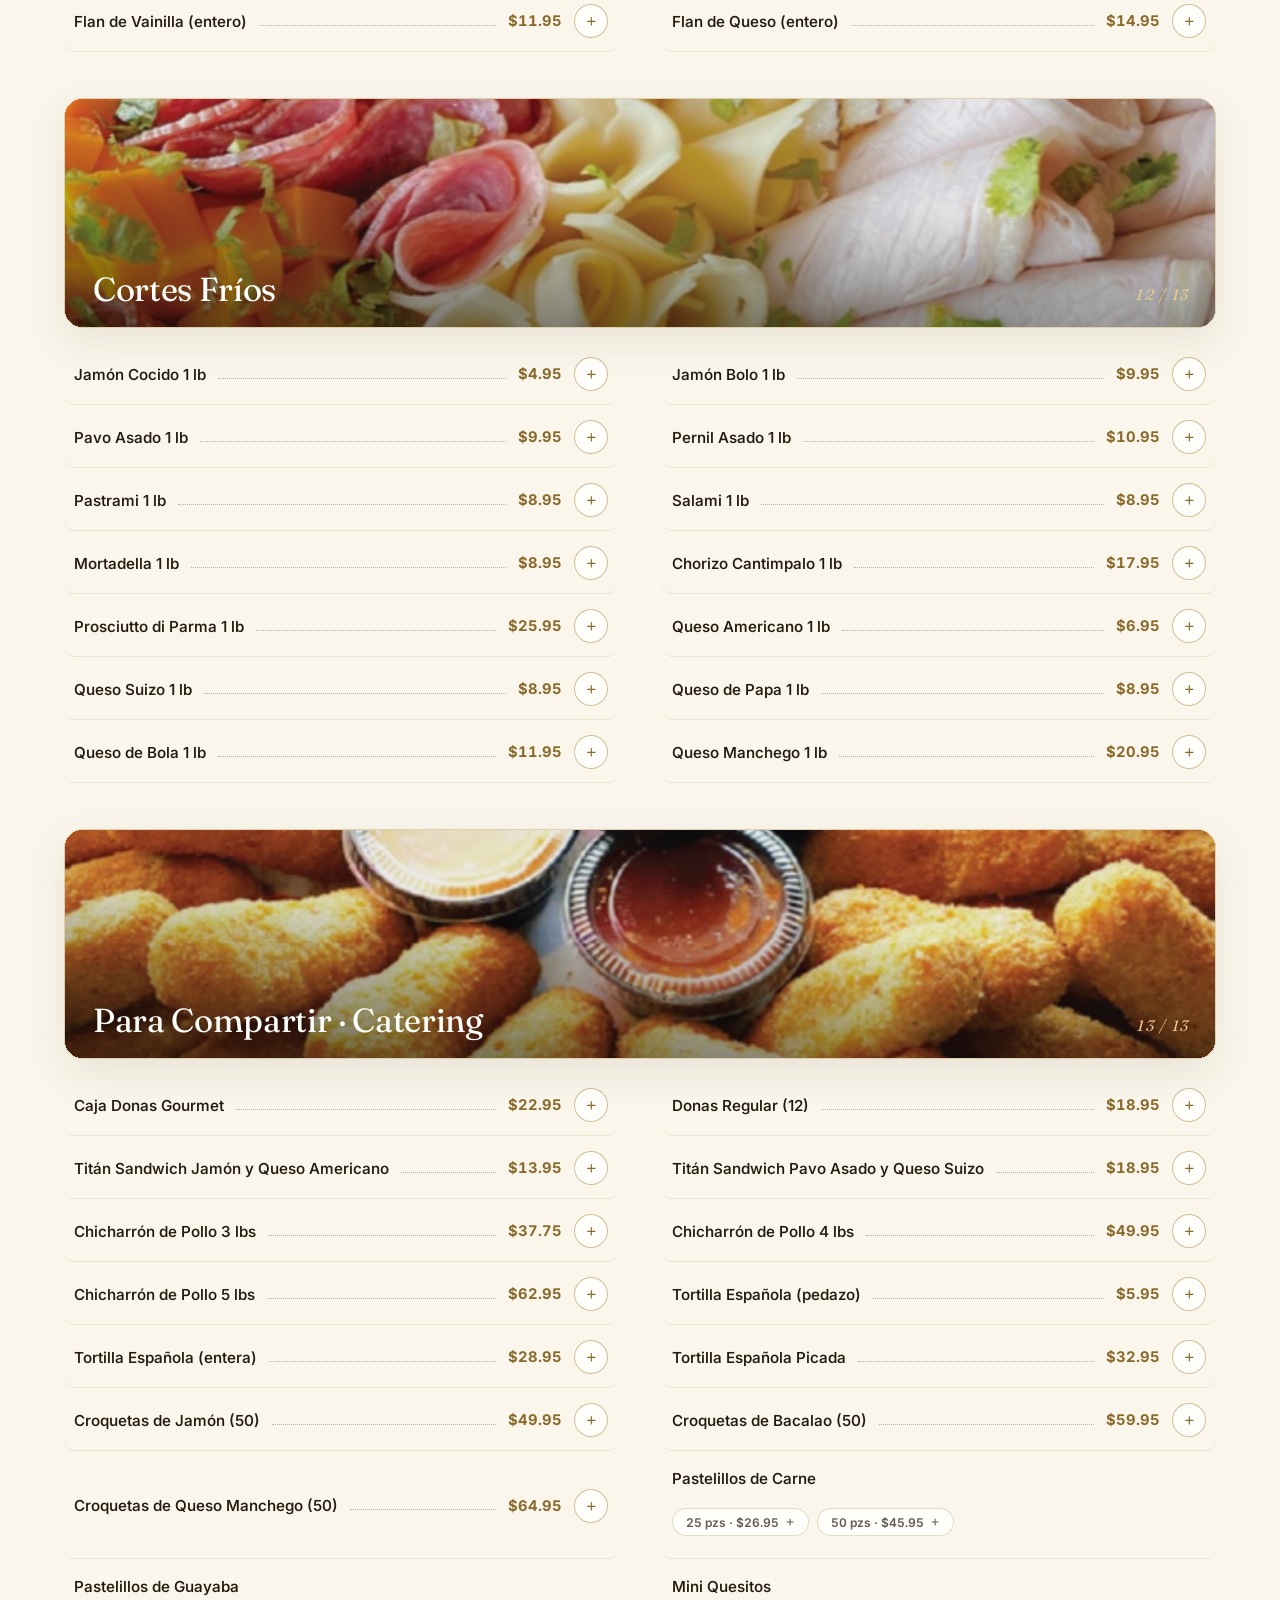
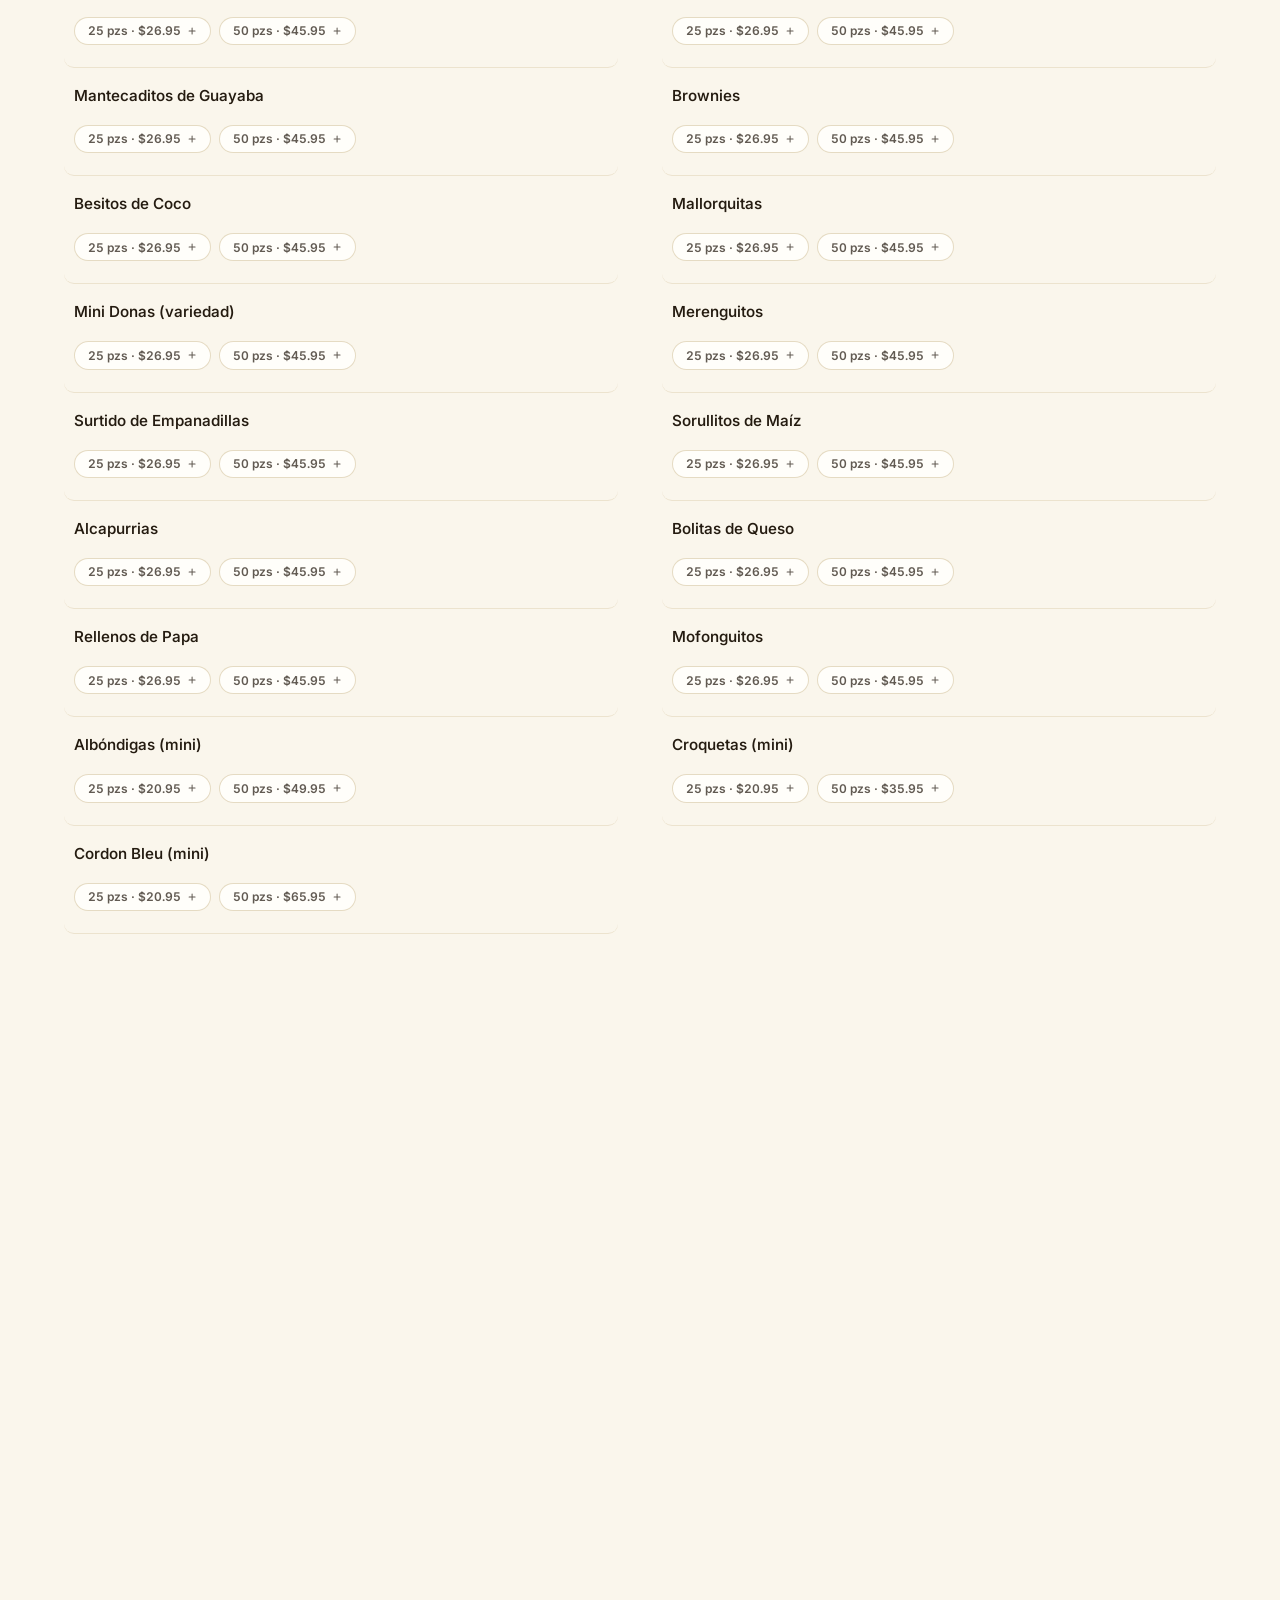
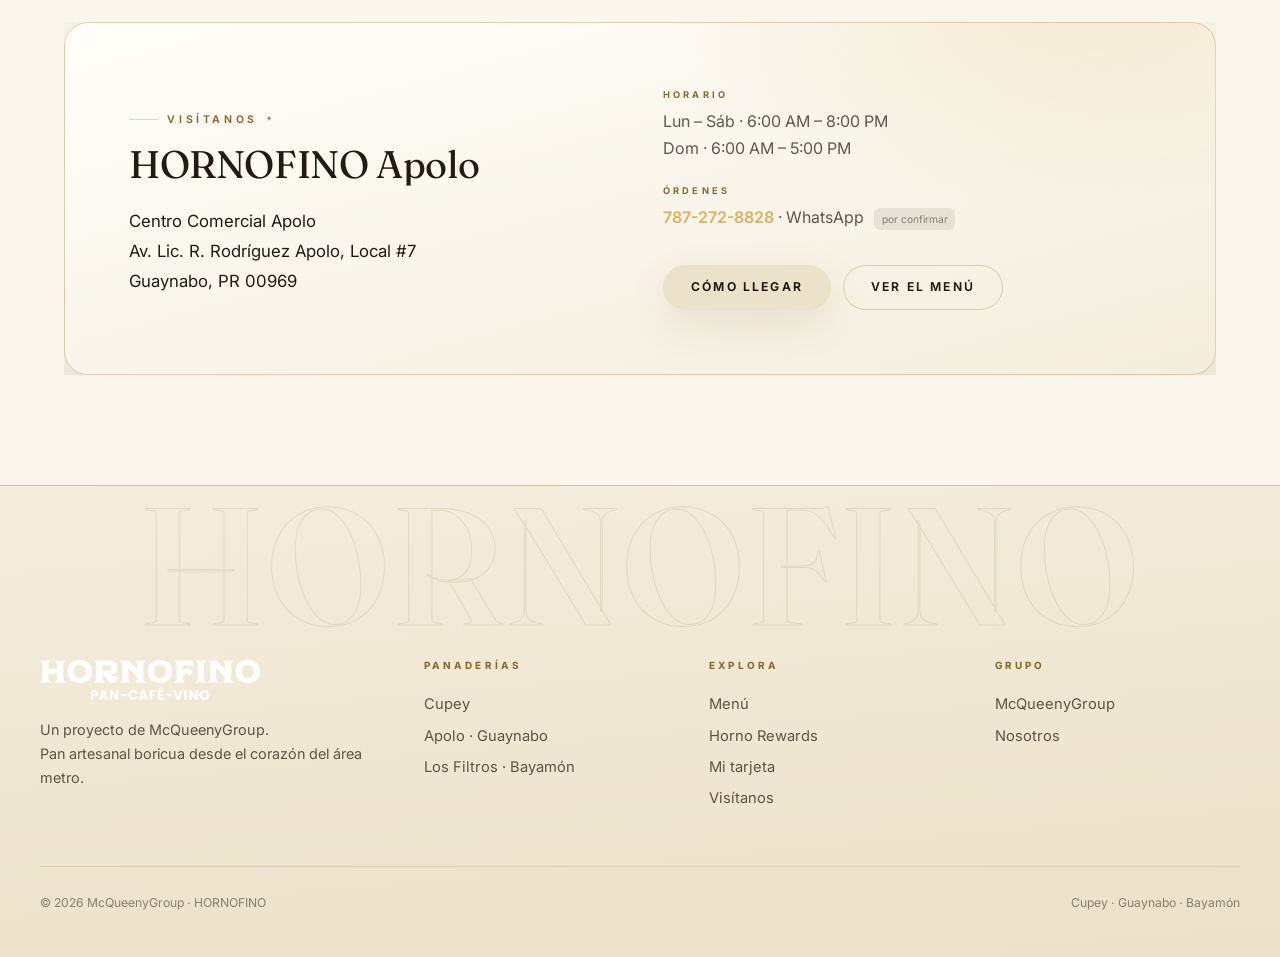
<file: guaynabo.html>
<!DOCTYPE html>
<html lang="es">
<head>
<meta charset="UTF-8" />
<meta name="viewport" content="width=device-width, initial-scale=1.0" />
<title>HORNOFINO Apolo — Menú y órdenes | McQueenyGroup</title>
<meta name="description" content="HORNOFINO Apolo: menú completo, menú light, órdenes para recoger y Horno Rewards. Apolo · Guaynabo, Puerto Rico." />
<link rel="icon" href="assets/favicon.png" />
<link rel="preconnect" href="https://fonts.googleapis.com" />
<link rel="preconnect" href="https://fonts.gstatic.com" crossorigin />
<link href="https://fonts.googleapis.com/css2?family=Fraunces:ital,opsz,wght@0,9..144,300..700;1,9..144,300..700&family=Inter:wght@400;500;600;700;800&display=swap" rel="stylesheet" />
<link rel="stylesheet" href="style.css" />
</head>
<body>

<nav class="s-nav" aria-label="Navegación de la tienda">
  <div class="s-nav__row">
    <a class="s-brand" href="index.html" aria-label="Volver a McQueenyGroup">
      <img src="assets/logo-dark.png" alt="HORNOFINO" />
      <span class="chip">Apolo · Guaynabo</span>
    </a>
    <div class="s-links">
      <a href="#menu">Menú</a>
      <a href="#rewards">Rewards</a>
      <a href="#visitanos">Visítanos</a>
    </div>
    <button class="s-cart-btn" id="cartOpen" aria-label="Abrir canasta">
      <svg class="icon" viewBox="0 0 24 24" aria-hidden="true"><path d="M4 10h16l-1.6 9a2 2 0 0 1-2 1.6H7.6a2 2 0 0 1-2-1.6L4 10z"/><path d="M8.2 10L12 4l3.8 6"/></svg>
      <span class="label">Canasta</span> <span class="count" id="cartCount">0</span>
    </button>
  </div>
</nav>

<header class="s-hero">
  <img class="bg" src="assets/stores/apolo-fachada.jpg" alt="" style="object-position:center 32%" />
  <div class="s-hero__inner">
    <span class="eyebrow" data-reveal="fade">HORNOFINO · Apolo · Guaynabo</span>
    <h1 data-split-text data-reveal="fade">Tu panadería de siempre en Guaynabo.</h1>
    <p data-reveal data-delay=".35">Desayunos, repostería y el mejor café del Centro Comercial Apolo. Ordena aquí y recoge sin fila.</p>
    <div class="s-hero__cta" data-reveal data-delay=".5">
      <a class="btn btn--solid btn--big" href="#menu" data-magnetic>Ordena ahora</a>
      <a class="btn btn--light" href="#rewards">Horno Rewards</a>
    </div>
  </div>
  <span class="s-hero__scroll" aria-hidden="true">desliza</span>
</header>

<div class="marquee" aria-hidden="true">
  <div class="marquee__track">
    <div class="marquee__part">
      <span>Pan caliente <i>todos los días</i></span><span>Café recién <i>colao</i></span><span>Quesitos <i>de verdad</i></span><span>Horno Rewards</span><span>Desde <i>las 6:00 AM</i></span><span>Recoge <i>sin fila</i></span>
    </div>
    <div class="marquee__part">
      <span>Pan caliente <i>todos los días</i></span><span>Café recién <i>colao</i></span><span>Quesitos <i>de verdad</i></span><span>Horno Rewards</span><span>Desde <i>las 6:00 AM</i></span><span>Recoge <i>sin fila</i></span>
    </div>
  </div>
</div>

<p class="s-switch">¿Prefieres otra panadería? Visita <a href="cupey.html">Cupey</a> o <a href="bayamon.html">Los Filtros · Bayamón</a> · <a href="index.html">ver todas</a></p>

<section class="rw-banner" id="rewards">
  <div class="rw-card reveal">
    <div>
      <span class="eyebrow">Horno Rewards</span>
      <h2>Tu pan de cada día <em>tiene premio.</em></h2>
      <p id="rwNote">Cada orden = 1 sello. 6 sellos = quesito gratis.</p>
      <div class="rw-actions">
        <button class="btn btn--solid" id="rwJoin">Únete gratis</button>
        <button class="btn btn--verde" id="rwCard" style="display:none">Mi tarjeta</button>
        <span class="rw-progress-note">Válido en las tres panaderías.</span>
      </div>
    </div>
    <div class="punch" data-tilt="8">
      <div class="punch__title">Tu tarjeta de sellos</div>
      <div class="punch__grid" id="punchGrid" aria-label="Progreso de sellos"></div>
      <p class="punch__label" id="punchLabel"></p>
    </div>
  </div>
</section>

<section class="menu-head" id="menu">
  <span class="eyebrow">El menú</span>
  <h2 data-reveal="blur">¿Qué se te <em>antoja</em> hoy?</h2>
  <p>Todo se hornea aquí mismo, todos los días. Añade a tu canasta y envía la orden — la recoges en Apolo · Guaynabo.</p>
  <div class="menu-toggle" role="group" aria-label="Tipo de menú">
    <div class="menu-toggle__inner">
      <button class="active" data-mode="regular" aria-pressed="true"><svg class="icon" viewBox="0 0 24 24" aria-hidden="true"><path d="M4 14.5c0-4.5 4-7.5 8-7.5s8 3 8 7.5c0 2.2-2.5 3-8 3s-8-.8-8-3z"/><path d="M9 10.8l-1 2.2M13 10l-1 2.2M16.6 10.8l-1 2.2"/></svg> Menú Regular</button>
      <button class="is-light" data-mode="light" aria-pressed="false"><svg class="icon" viewBox="0 0 24 24" aria-hidden="true"><path d="M20 4c-9 0-14 4.6-14 11.4 0 1.9.7 3.8.7 3.8s6.9 1.4 11-2.7C21.8 12.4 20 4 20 4z"/><path d="M6.7 19.2C10 12.6 15 8.4 20 4"/></svg> Menú Light</button>
    </div>
  </div>
</section>

<nav class="cat-tabs" aria-label="Categorías del menú">
  <div class="cat-tabs__scroll" id="catTabs"></div>
</nav>

<main class="menu-body" id="menuBody"></main>

<section class="store-photo" aria-label="Nuestra tienda">
  <figure data-reveal="clip">
    <img src="assets/stores/apolo-barra.jpg" alt="La barra de café de HORNOFINO Apolo, con molinos de café de fincas de Puerto Rico" onerror="this.closest('.store-photo').remove()" />
    <figcaption><span>La barra</span>Café de fincas boricuas — Ciales, Yauco, Adjuntas, Lares — molido al momento.</figcaption>
  </figure>
</section>

<section class="visit" id="visitanos">
  <div class="visit__card reveal">
    <div>
      <span class="eyebrow">Visítanos</span>
      <h2 data-reveal="blur">HORNOFINO Apolo</h2>
      <p class="addr">Centro Comercial Apolo<br />Av. Lic. R. Rodríguez Apolo, Local #7<br />Guaynabo, PR 00969</p>
    </div>
    <div class="visit__meta">
      <div class="row"><strong>Horario</strong><p>Lun – Sáb · 6:00 AM – 8:00 PM<br />Dom · 6:00 AM – 5:00 PM</p></div>
      <div class="row"><strong>Órdenes</strong>
        <p><a href="tel:+17872728828" style="font-weight:650;color:var(--champagne)">787-272-8828</a> · WhatsApp <span class="placeholder-tag">por confirmar</span></p>
      </div>
      <div class="visit__actions">
        <a class="btn btn--light" href="https://maps.google.com/?q=Hornofino+Centro+Comercial+Apolo+Guaynabo+00969" target="_blank" rel="noopener">Cómo llegar</a>
        <a class="btn btn--ghost" href="#menu">Ver el menú</a>
      </div>
    </div>
  </div>
</section>

<footer class="footer">
  <span class="footer__mark" aria-hidden="true">HORNOFINO</span>
  <div class="footer__grid">
    <div class="footer__brand">
      <img src="assets/logo-white.png" alt="HORNOFINO" />
      <p>Un proyecto de McQueenyGroup.<br />Pan artesanal boricua desde el corazón del área metro.</p>
    </div>
    <div>
      <h3>Panaderías</h3>
      <a href="cupey.html">Cupey</a>
      <a href="guaynabo.html">Apolo · Guaynabo</a>
      <a href="bayamon.html">Los Filtros · Bayamón</a>
    </div>
    <div>
      <h3>Explora</h3>
      <a href="#menu">Menú</a>
      <a href="#rewards">Horno Rewards</a>
      <a href="tarjeta.html">Mi tarjeta</a>
      <a href="#visitanos">Visítanos</a>
    </div>
    <div>
      <h3>Grupo</h3>
      <a href="index.html">McQueenyGroup</a>
      <a href="index.html#nosotros">Nosotros</a>
    </div>
  </div>
  <div class="footer__base">
    <span>© 2026 McQueenyGroup · HORNOFINO</span>
    <span>Cupey · Guaynabo · Bayamón</span>
  </div>
</footer>

<!-- Canasta -->
<div class="cart-overlay" id="cartOverlay"></div>
<aside class="cart" id="cartDrawer" role="dialog" aria-modal="true" aria-label="Tu canasta">
  <div class="cart__head">
    <div>
      <h3>Tu canasta</h3>
      <span class="store-tag">Recoges en Apolo · Guaynabo</span>
    </div>
    <button class="cart__close" id="cartClose" aria-label="Cerrar canasta"><svg class="icon" viewBox="0 0 24 24" aria-hidden="true"><path d="M6 6l12 12M18 6L6 18"/></svg></button>
  </div>
  <div class="cart__items" id="cartItems"></div>
  <div class="cart__foot">
    <div class="cart__sum"><span id="cartSumLabel">Total</span><span id="cartTotal">$0.00</span></div>
    <input id="cartName" type="text" placeholder="Tu nombre (para la orden)" aria-label="Tu nombre (para la orden)" autocomplete="name" />
    <textarea id="cartNote" rows="2" placeholder="Nota para la tienda (opcional)" aria-label="Nota para la tienda (opcional)"></textarea>
    <button class="btn btn--solid cart__send" id="cartSend" disabled>Enviar orden</button>
    <div class="cart__alt">
      <span>¿para llevar apuntado?</span>
      <button id="cartCopy">copiar orden</button>
    </div>
  </div>
</aside>

<!-- Modal -->
<div class="modal-overlay" id="orderModal">
  <div class="modal" role="dialog" aria-modal="true" aria-labelledby="modalTitle">
    <div class="big" aria-hidden="true" id="modalIcon"></div>
    <h3 id="modalTitle"></h3>
    <p id="modalBody"></p>
    <button class="btn btn--solid" id="modalClose">¡Listo!</button>
    <button class="btn btn--ghost" id="modalAlt" hidden></button>
  </div>
</div>

<div class="toast" id="toast" role="status" aria-live="polite"></div>

<div class="grain" aria-hidden="true"></div>

<script>window.STORE_ID = 'guaynabo';</script>
<script src="menu-data.js"></script>
<script src="motion.js"></script>
<script src="app.js"></script>
  <script src="lighting.js" defer></script>
</body>
</html>
</file>
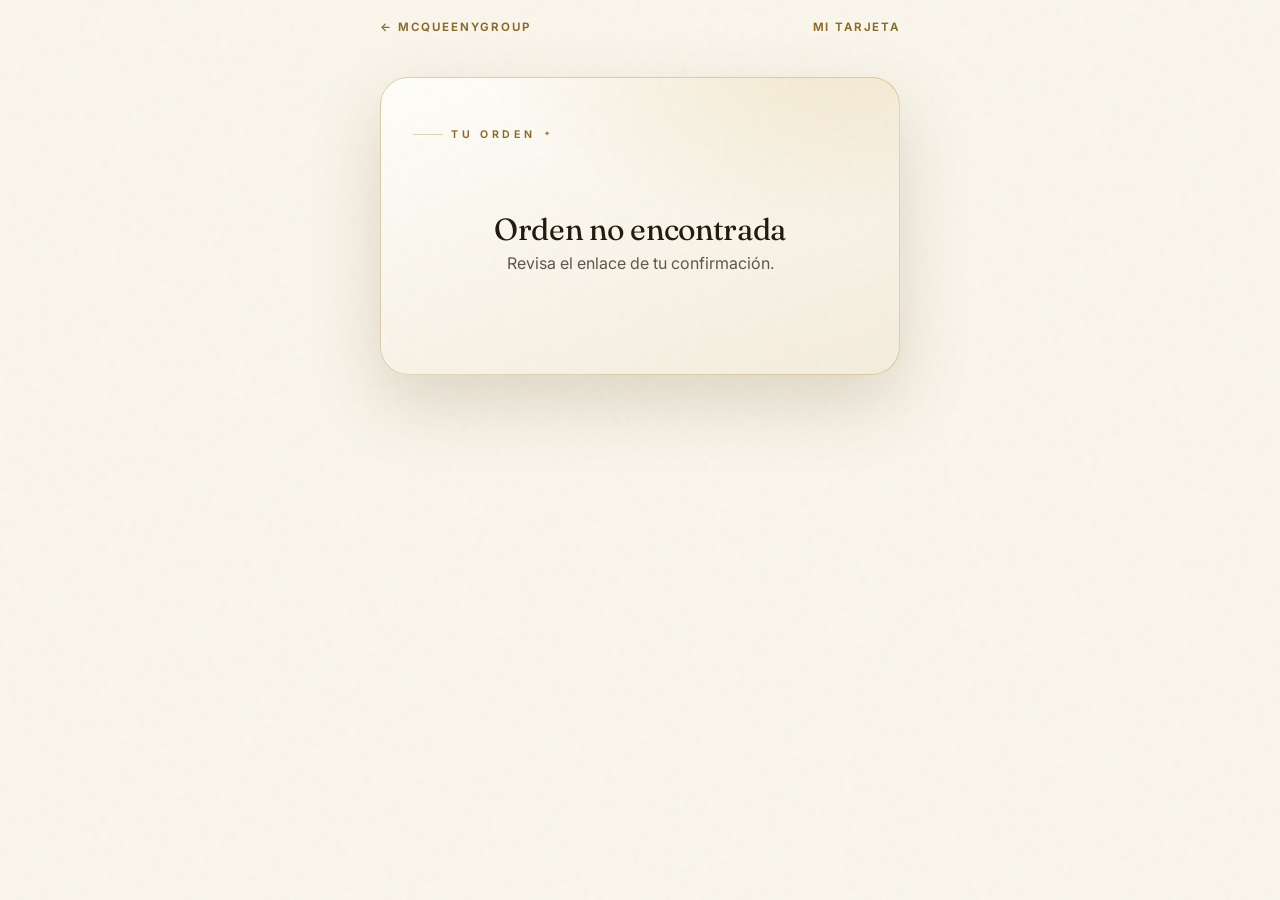
<file: orden.html>
<!DOCTYPE html>
<html lang="es">
<head>
<meta charset="UTF-8" />
<meta name="viewport" content="width=device-width, initial-scale=1.0" />
<title>Sigue tu orden | HORNOFINO</title>
<link rel="icon" href="assets/favicon.png" />
<link rel="preconnect" href="https://fonts.googleapis.com" />
<link rel="preconnect" href="https://fonts.gstatic.com" crossorigin />
<link href="https://fonts.googleapis.com/css2?family=Fraunces:ital,opsz,wght@0,9..144,300..700;1,9..144,300..700&family=Inter:wght@400;500;600;700;800&display=swap" rel="stylesheet" />
<link rel="stylesheet" href="style.css" />
<style>
  .track-wrap{max-width:560px;margin:40px auto 90px;padding:0 20px}
  .track-card{
    position:relative;overflow:hidden;border-radius:28px;
    background:
      radial-gradient(560px 300px at 85% -10%, rgba(217,182,101,.24), transparent 60%),
      linear-gradient(160deg,var(--blanco),var(--paper-2));
    border:1px solid var(--gold-line);box-shadow:var(--sombra-lift);
    padding:38px 32px;
  }
  .track-card h1{font-size:1.9rem;margin:10px 0 4px}
  .track-card .sub{color:var(--ink-soft);font-size:.92rem;margin-bottom:28px}
  .steps{display:flex;flex-direction:column;gap:0;margin:10px 0 24px}
  .step{display:flex;gap:16px;align-items:flex-start;position:relative;padding-bottom:26px}
  .step::before{
    content:"";position:absolute;left:15px;top:32px;bottom:0;width:1.5px;background:var(--gold-line);
  }
  .step:last-child{padding-bottom:0}
  .step:last-child::before{display:none}
  .step .dot{
    width:32px;height:32px;border-radius:50%;flex:0 0 auto;
    display:flex;align-items:center;justify-content:center;
    background:var(--paper);box-shadow:inset 0 0 0 1px var(--gold-line);
    color:rgba(163,127,53,.4);font-size:.8rem;font-weight:800;
  }
  .step.done .dot{background:var(--grad-btn);color:#1A130A;box-shadow:none}
  .step.now .dot{box-shadow:0 0 0 4px rgba(217,182,101,.3);background:var(--grad-btn);color:#1A130A}
  .step b{display:block;font-size:.94rem;color:var(--ink)}
  .step span{font-size:.8rem;color:var(--ink-faint)}
  .step.pending b{color:var(--ink-faint)}
  .items{border-top:1px solid var(--gold-line);padding-top:18px;font-size:.9rem;color:var(--ink-soft)}
  .items div{display:flex;justify-content:space-between;padding:3px 0}
  .items .tot{font-weight:750;color:var(--ink);border-top:1px solid var(--gold-line);margin-top:10px;padding-top:10px}
  .items .tot span:last-child{color:var(--or)}
  .missing{text-align:center;padding:60px 0}
  .topbar{display:flex;justify-content:space-between;align-items:center;max-width:560px;margin:18px auto 0;padding:0 20px}
  .topbar a{font-size:.72rem;font-weight:650;letter-spacing:.16em;text-transform:uppercase;color:var(--or)}
</style>
</head>
<body>

<div class="topbar">
  <a href="index.html">← McQueenyGroup</a>
  <a href="tarjeta.html">Mi tarjeta</a>
</div>

<div class="track-wrap">
  <div class="track-card">
    <span class="eyebrow">Tu orden</span>
    <div id="content"><div class="missing"><p>Buscando tu orden…</p></div></div>
  </div>
</div>

<div class="grain" aria-hidden="true"></div>

<script>
const id = (new URLSearchParams(location.search).get('id') || '').toUpperCase();
const STEPS = [
  ['nueva', 'Recibida', 'La tienda ya tiene tu orden en pantalla'],
  ['preparando', 'En el horno', 'La están preparando ahora mismo'],
  ['lista', '¡Lista!', 'Pasa a recogerla al mostrador'],
  ['entregada', 'Entregada', 'Buen provecho — y gracias 🥖'],
];
const fmt = ts => ts ? new Date(ts).toLocaleTimeString('es-PR', {hour:'numeric', minute:'2-digit'}) : '';

async function load() {
  if (!/^HF-[A-Z2-9]{4}$/.test(id)) {
    document.getElementById('content').innerHTML =
      '<div class="missing"><h1>Orden no encontrada</h1><p style="color:var(--ink-soft)">Revisa el enlace de tu confirmación.</p></div>';
    return false;
  }
  try {
    const res = await fetch('/api/order-status?id=' + id);
    if (!res.ok) throw 0;
    const o = await res.json();
    if (o.status === 'cancelada') {
      document.getElementById('content').innerHTML =
        `<h1>Orden ${o.id}</h1><p class="sub">${o.store}</p>
         <p style="color:var(--ink-soft)">Esta orden fue cancelada por la tienda. Si tienes dudas, pregunta en el mostrador.</p>`;
      return false;
    }
    const idx = STEPS.findIndex(s => s[0] === o.status);
    document.getElementById('content').innerHTML = `
      <h1>Orden <em>${o.id}</em></h1>
      <p class="sub">Recoges en ${o.store}</p>
      <div class="steps">
        ${STEPS.map(([key, title, desc], i) => `
          <div class="step ${i < idx ? 'done' : i === idx ? 'now' : 'pending'}">
            <div class="dot">${i < idx ? '✓' : i + 1}</div>
            <div><b>${title}</b><span>${i <= idx ? (fmt(o.statusTs && o.statusTs[key]) || desc) : desc}</span></div>
          </div>`).join('')}
      </div>
      <div class="items">
        ${o.items.map(l => `<div><span>${l.qty}× ${l.name}</span></div>`).join('')}
        <div class="tot"><span>Total${o.estimate ? ' estimado' : ''}</span><span>$${o.total.toFixed(2)}${o.estimate ? '+' : ''}</span></div>
      </div>`;
    return o.status !== 'entregada';
  } catch (e) {
    document.getElementById('content').innerHTML =
      '<div class="missing"><h1>Orden no encontrada</h1><p style="color:var(--ink-soft)">Revisa el enlace de tu confirmación.</p></div>';
    return false;
  }
}

(async () => {
  let keep = await load();
  const timer = setInterval(async () => {
    keep = await load();
    if (!keep) clearInterval(timer);
  }, 10000);
})();
</script>
  <script src="lighting.js" defer></script>
</body>
</html>
</file>
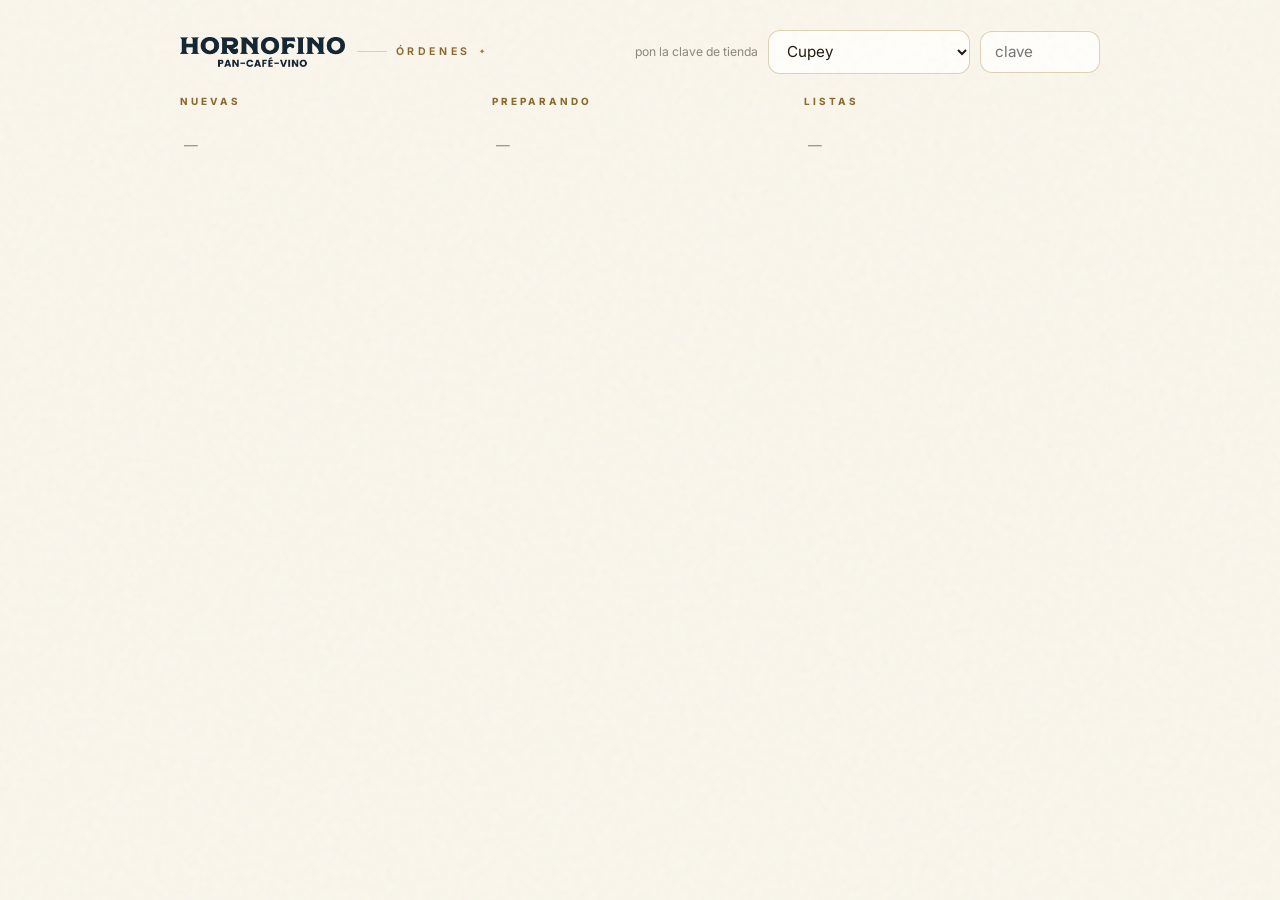
<file: ordenes.html>
<!DOCTYPE html>
<html lang="es">
<head>
<meta charset="UTF-8" />
<meta name="viewport" content="width=device-width, initial-scale=1.0" />
<title>Órdenes · Tienda | HORNOFINO</title>
<meta name="robots" content="noindex" />
<link rel="icon" href="assets/favicon.png" />
<link rel="preconnect" href="https://fonts.googleapis.com" />
<link rel="preconnect" href="https://fonts.gstatic.com" crossorigin />
<link href="https://fonts.googleapis.com/css2?family=Fraunces:ital,opsz,wght@0,9..144,300..700;1,9..144,300..700&family=Inter:wght@400;500;600;700;800&display=swap" rel="stylesheet" />
<link rel="stylesheet" href="style.css" />
<style>
  body{padding-bottom:60px}
  .dash{max-width:960px;margin:30px auto 0;padding:0 20px}
  .dash-head{display:flex;align-items:center;justify-content:space-between;gap:14px;flex-wrap:wrap;margin-bottom:22px}
  .dash-head select,.dash-head input{
    border:none;border-radius:12px;padding:.75em 1em;font-family:inherit;font-size:.95rem;
    background:var(--blanco);color:var(--ink);box-shadow:inset 0 0 0 1px rgba(163,127,53,.35);
  }
  .cols{display:grid;grid-template-columns:repeat(3,1fr);gap:16px}
  @media (max-width:900px){.cols{grid-template-columns:1fr}}
  .col h3{
    font-family:var(--font-ui);font-size:.62rem;font-weight:750;letter-spacing:.3em;
    text-transform:uppercase;color:var(--or);margin-bottom:12px;
  }
  .ord{
    border-radius:18px;border:1px solid var(--gold-line);box-shadow:var(--sombra);
    background:linear-gradient(160deg,var(--blanco),var(--paper-2));
    padding:18px 18px 16px;margin-bottom:14px;
  }
  .ord.new{border-color:var(--or);box-shadow:0 0 0 3px rgba(217,182,101,.25),var(--sombra)}
  .ord .top{display:flex;justify-content:space-between;align-items:baseline;margin-bottom:6px}
  .ord .top b{font-family:var(--font-display);font-size:1.15rem}
  .ord .top span{font-size:.74rem;color:var(--ink-faint)}
  .ord .who{font-size:.86rem;color:var(--ink-soft);margin-bottom:8px}
  .ord .who .hr{color:var(--or);font-weight:700}
  .ord ul{list-style:none;font-size:.88rem;margin:8px 0;color:var(--ink)}
  .ord ul li{padding:2px 0}
  .ord .note{font-size:.82rem;color:var(--ink-soft);background:rgba(217,182,101,.12);border-radius:8px;padding:6px 10px;margin:8px 0}
  .ord .tot{font-weight:750;color:var(--or);font-size:.95rem;margin:6px 0 12px}
  .ord .btn{width:100%;font-size:.68rem;padding:.9em 1em}
  .ord .cancel{margin-top:8px;width:100%;text-align:center;font-size:.7rem;color:var(--ink-faint);text-decoration:underline;cursor:pointer}
  .empty{color:var(--ink-faint);font-size:.86rem;padding:16px 4px}
  #status{font-size:.76rem;color:var(--ink-faint)}
</style>
</head>
<body>

<div class="dash">
  <div class="dash-head">
    <div style="display:flex;align-items:center;gap:12px">
      <img src="assets/logo-dark.png" alt="HORNOFINO" style="height:30px" />
      <span class="eyebrow">Órdenes</span>
    </div>
    <div style="display:flex;gap:10px;align-items:center">
      <span id="status"></span>
      <select id="storeSel">
        <option value="cupey">Cupey</option>
        <option value="guaynabo">Apolo · Guaynabo</option>
        <option value="bayamon">Los Filtros · Bayamón</option>
      </select>
      <input id="keyIn" type="password" placeholder="clave" autocomplete="off" style="width:120px" />
    </div>
  </div>
  <div class="cols">
    <div class="col"><h3>Nuevas</h3><div id="colNew"><p class="empty">—</p></div></div>
    <div class="col"><h3>Preparando</h3><div id="colPrep"><p class="empty">—</p></div></div>
    <div class="col"><h3>Listas</h3><div id="colReady"><p class="empty">—</p></div></div>
  </div>
</div>

<div class="grain" aria-hidden="true"></div>
<div class="toast" id="toast" role="status" aria-live="polite"></div>

<script>
const $ = s => document.querySelector(s);
const toastMsg = m => { const t=$('#toast'); t.textContent=m; t.classList.add('show'); setTimeout(()=>t.classList.remove('show'),2600); };
const saved = JSON.parse(localStorage.getItem('hf_caja') || '{}');
if (saved.store) $('#storeSel').value = saved.store;
if (saved.key) $('#keyIn').value = saved.key;
const persist = () => localStorage.setItem('hf_caja', JSON.stringify({ store: $('#storeSel').value, key: $('#keyIn').value }));
$('#storeSel').addEventListener('change', () => { persist(); seen = null; poll(); });
$('#keyIn').addEventListener('change', () => { persist(); seen = null; poll(); });

let seen = null;
const fmt = ts => new Date(ts).toLocaleTimeString('es-PR', {hour:'numeric', minute:'2-digit'});

function beep() {
  try {
    const ctx = new (window.AudioContext || window.webkitAudioContext)();
    const o = ctx.createOscillator(), g = ctx.createGain();
    o.connect(g); g.connect(ctx.destination);
    o.frequency.value = 880; g.gain.value = .15;
    o.start(); o.stop(ctx.currentTime + .25);
  } catch(e){}
}

function card(o, nextLabel, nextStatus, extraClass) {
  return `<div class="ord ${extraClass}">
    <div class="top"><b>${o.id}</b><span>${fmt(o.ts)}</span></div>
    <div class="who">${o.customer ? o.customer : 'Sin nombre'}${o.cardCode ? ' · <span class="hr">HR ' + o.cardCode + '</span>' : ''}</div>
    <ul>${o.items.map(l => `<li>${l.qty}× ${l.name}</li>`).join('')}</ul>
    ${o.note ? `<div class="note">📝 ${o.note.replace(/</g,'&lt;')}</div>` : ''}
    <div class="tot">$${o.total.toFixed(2)}${o.estimate ? '+' : ''}</div>
    ${nextStatus ? `<button class="btn btn--solid" onclick="setStatus('${o.id}','${nextStatus}')">${nextLabel}</button>` : ''}
    ${o.status !== 'entregada' ? `<div class="cancel" onclick="setStatus('${o.id}','cancelada', true)">cancelar orden</div>` : ''}
  </div>`;
}

async function poll() {
  const store = $('#storeSel').value, key = $('#keyIn').value.trim();
  if (!key) { $('#status').textContent = 'pon la clave de tienda'; return; }
  try {
    const res = await fetch(`/api/orders?store=${store}&key=${encodeURIComponent(key)}`);
    const data = await res.json();
    if (!res.ok) throw new Error(data.error || 'Error');
    const act = data.orders.filter(o => !['entregada','cancelada'].includes(o.status));
    const news = act.filter(o => o.status === 'nueva');
    const prep = act.filter(o => o.status === 'preparando');
    const ready = act.filter(o => o.status === 'lista');
    if (seen !== null && news.some(o => !seen.has(o.id))) beep();
    seen = new Set(news.map(o => o.id));
    $('#colNew').innerHTML = news.map(o => card(o, 'Empezar a preparar', 'preparando', 'new')).join('') || '<p class="empty">Sin órdenes nuevas</p>';
    $('#colPrep').innerHTML = prep.map(o => card(o, 'Marcar lista', 'lista', '')).join('') || '<p class="empty">Nada en preparación</p>';
    $('#colReady').innerHTML = ready.map(o => card(o, 'Entregada ✓', 'entregada', '')).join('') || '<p class="empty">Nada listo para recoger</p>';
    $('#status').textContent = 'actualizado ' + new Date().toLocaleTimeString('es-PR', {hour:'numeric',minute:'2-digit',second:'2-digit'});
  } catch(e) {
    $('#status').textContent = e.message;
  }
}

async function setStatus(id, status, confirmIt) {
  if (confirmIt && !confirm('¿Cancelar la orden ' + id + '?')) return;
  try {
    const res = await fetch('/api/order-set-status', {
      method: 'POST', headers: {'Content-Type':'application/json'},
      body: JSON.stringify({ id, status, store: $('#storeSel').value, key: $('#keyIn').value.trim() })
    });
    const data = await res.json();
    if (!res.ok) throw new Error(data.error || 'Error');
    if (data.stamped) toastMsg(data.rewardEarned ? '🎉 Cliente ganó su quesito con esta orden' : 'Sello Horno Rewards sumado al cliente');
    poll();
  } catch(e){ toastMsg(e.message); }
}

poll();
setInterval(poll, 12000);
</script>
  <script src="lighting.js" defer></script>
</body>
</html>
</file>
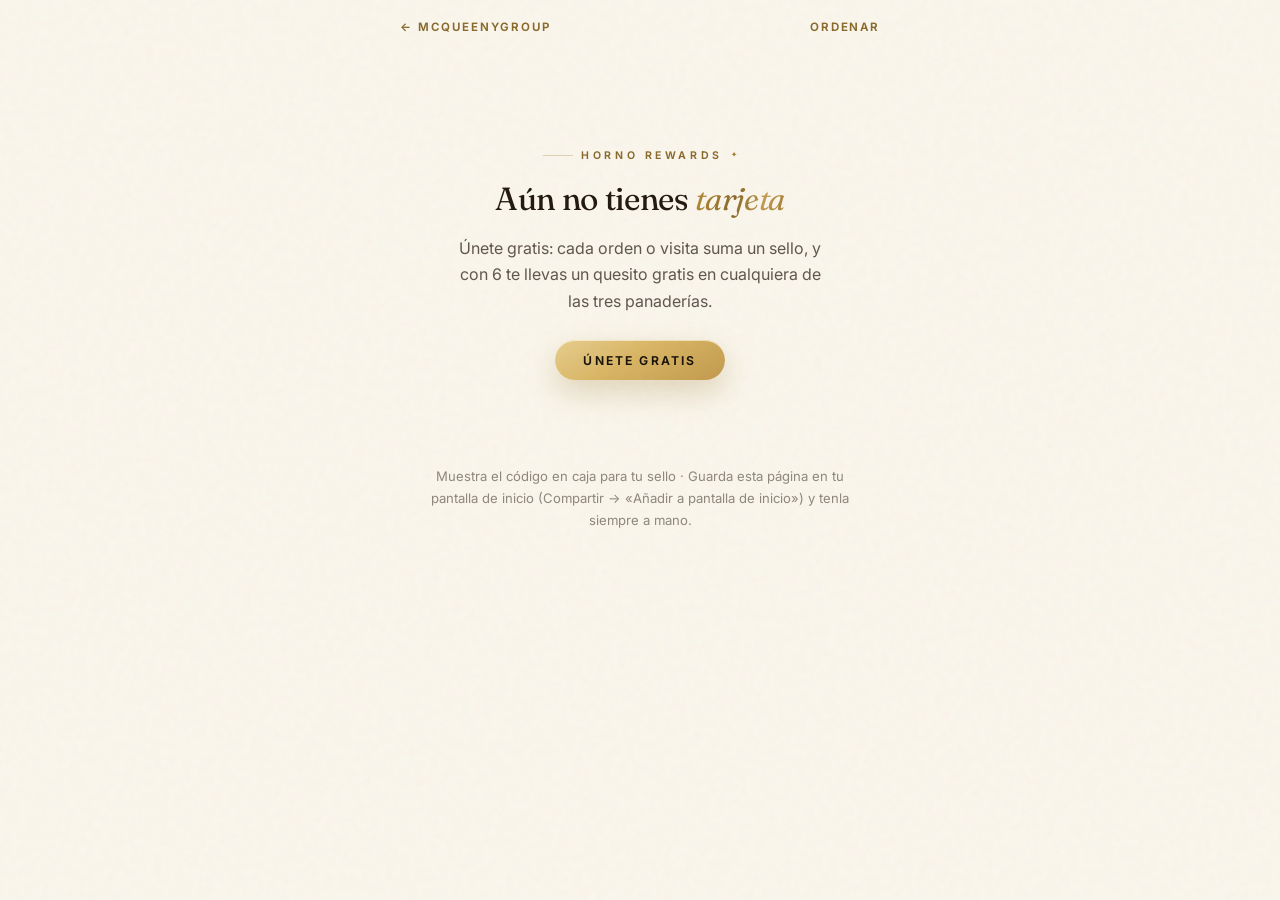
<file: tarjeta.html>
<!DOCTYPE html>
<html lang="es">
<head>
<meta charset="UTF-8" />
<meta name="viewport" content="width=device-width, initial-scale=1.0" />
<title>Mi tarjeta Horno Rewards | HORNOFINO</title>
<meta name="description" content="Tu tarjeta digital Horno Rewards: muestra tu código en caja y acumula sellos en las tres panaderías HORNOFINO." />
<link rel="icon" href="assets/favicon.png" />
<link rel="preconnect" href="https://fonts.googleapis.com" />
<link rel="preconnect" href="https://fonts.gstatic.com" crossorigin />
<link href="https://fonts.googleapis.com/css2?family=Fraunces:ital,opsz,wght@0,9..144,300..700;1,9..144,300..700&family=Inter:wght@400;500;600;700;800&display=swap" rel="stylesheet" />
<link rel="stylesheet" href="style.css" />
<style>
  .card-wrap{max-width:520px;margin:40px auto 90px;padding:0 20px}
  .hf-card{
    position:relative;overflow:hidden;border-radius:28px;
    background:
      radial-gradient(560px 300px at 85% -10%, rgba(217,182,101,.28), transparent 60%),
      linear-gradient(160deg,var(--blanco),var(--paper-2));
    border:1px solid var(--gold-line);box-shadow:var(--sombra-lift);
    padding:34px 30px;text-align:center;
  }
  .hf-card .brand{display:flex;justify-content:space-between;align-items:center;margin-bottom:22px}
  .hf-card .brand img{height:30px}
  .hf-card .brand span{font-size:.58rem;font-weight:750;letter-spacing:.3em;text-transform:uppercase;color:var(--or)}
  .hf-card h1{font-size:1.7rem;margin-bottom:4px}
  .hf-card .who{color:var(--ink-soft);font-size:.9rem;margin-bottom:20px}
  #qr{display:flex;justify-content:center;margin:16px 0 10px}
  #qr img{border-radius:14px;border:1px solid var(--gold-line);padding:10px;background:#fff}
  .code-big{
    font-family:var(--font-display);font-size:2rem;letter-spacing:.3em;color:var(--or);
    margin:8px 0 18px;
  }
  .punch{margin-top:8px}
  .rw-pend{margin-top:16px;font-size:.92rem;color:var(--ink-soft)}
  .rw-pend strong{color:var(--or)}
  .hint{max-width:420px;margin:26px auto 0;text-align:center;font-size:.82rem;color:var(--ink-faint)}
  .topbar{display:flex;justify-content:space-between;align-items:center;max-width:520px;margin:18px auto 0;padding:0 20px}
  .topbar a{font-size:.72rem;font-weight:650;letter-spacing:.16em;text-transform:uppercase;color:var(--or)}
  .join-box{text-align:center;padding:60px 20px}
</style>
</head>
<body>

<div class="topbar">
  <a href="index.html">← McQueenyGroup</a>
  <a href="cupey.html#menu">Ordenar</a>
</div>

<div class="card-wrap">
  <div class="hf-card" id="cardBox" hidden>
    <div class="brand">
      <img src="assets/logo-dark.png" alt="HORNOFINO" />
      <span>Horno Rewards</span>
    </div>
    <h1>Mi <em>tarjeta</em></h1>
    <p class="who" id="who"></p>
    <div id="qr" aria-label="Código QR de tu tarjeta"></div>
    <div class="code-big" id="codeBig"></div>
    <div class="punch" data-tilt="6">
      <div class="punch__title">Tus sellos</div>
      <div class="punch__grid" id="grid"></div>
      <p class="punch__label" id="label"></p>
    </div>
    <p class="rw-pend" id="pend"></p>
  </div>

  <div class="join-box" id="joinBox" hidden>
    <span class="eyebrow">Horno Rewards</span>
    <h1 style="margin:18px 0">Aún no tienes <em>tarjeta</em></h1>
    <p style="color:var(--ink-soft);max-width:380px;margin:0 auto 26px">
      Únete gratis: cada orden o visita suma un sello, y con 6 te llevas un quesito gratis
      en cualquiera de las tres panaderías.</p>
    <button class="btn btn--solid" id="joinBtn">Únete gratis</button>
  </div>

  <p class="hint">Muestra el código en caja para tu sello · Guarda esta página en tu pantalla de inicio
  (Compartir → «Añadir a pantalla de inicio») y tenla siempre a mano.</p>
</div>

<div class="grain" aria-hidden="true"></div>
<div class="toast" id="toast" role="status" aria-live="polite"></div>

<script src="assets/qrcode.js"></script>
<script>
const GOAL = 6;
const BREAD = '<svg class="icon" viewBox="0 0 24 24" aria-hidden="true"><path d="M4 14.5c0-4.5 4-7.5 8-7.5s8 3 8 7.5c0 2.2-2.5 3-8 3s-8-.8-8-3z"/><path d="M9 10.8l-1 2.2M13 10l-1 2.2M16.6 10.8l-1 2.2"/></svg>';
const $ = s => document.querySelector(s);
function toastMsg(m){ const t=$('#toast'); t.textContent=m; t.classList.add('show'); setTimeout(()=>t.classList.remove('show'),2400); }
function localCard(){ try { return JSON.parse(localStorage.getItem('hf_card_v2')); } catch { return null; } }

function paint(card){
  $('#joinBox').hidden = true;
  $('#cardBox').hidden = false;
  $('#who').textContent = card.name ? card.name : 'Tarjeta HORNOFINO';
  $('#codeBig').textContent = card.code;
  const qr = qrcode(0, 'M');
  qr.addData(location.origin + '/tarjeta?c=' + card.code);
  qr.make();
  $('#qr').innerHTML = qr.createImgTag(6, 10);
  $('#grid').innerHTML = Array.from({length: GOAL}, (_, i) =>
    `<span class="punch__slot${i < card.stamps ? ' full' : ''}" aria-hidden="true">${i < card.stamps ? BREAD : ''}</span>`).join('');
  $('#label').textContent = card.stamps >= GOAL ? '¡Tarjeta llena!' :
    `${card.stamps} de ${GOAL} sellos · te faltan ${GOAL - card.stamps}`;
  $('#pend').innerHTML = card.rewards && card.rewards.length
    ? `🎁 Tienes <strong>${card.rewards.length} quesito${card.rewards.length>1?'s':''} gratis</strong> — códigos: <strong>${card.rewards.join(', ')}</strong>. Muestra tu tarjeta en caja.`
    : (card.totalRedeemed ? `Ya has canjeado ${card.totalRedeemed} premio${card.totalRedeemed>1?'s':''}. ¡Vamos por el próximo!` : '');
}

async function adoptFromUrl(){
  // Escanear el QR abre /tarjeta?c=CODIGO: adopta la tarjeta en este equipo
  const c = (new URLSearchParams(location.search).get('c') || '').trim().toUpperCase();
  if (!/^[A-Z2-9]{6}$/.test(c)) return false;
  try {
    const res = await fetch('/api/card?c=' + encodeURIComponent(c));
    if (!res.ok) return false;
    const card = (await res.json()).card;
    localStorage.setItem('hf_card_v2', JSON.stringify({ code: card.code, name: card.name }));
    history.replaceState(null, '', 'tarjeta.html');
    paint(card);
    toastMsg('Tarjeta ' + card.code + ' cargada en este equipo');
    return true;
  } catch(e){ return false; }
}

async function refresh(){
  const local = localCard();
  if (!local) { $('#joinBox').hidden = false; return; }
  paint({ code: local.code, name: local.name, stamps: 0, rewards: [] });
  try {
    const res = await fetch('/api/card?c=' + encodeURIComponent(local.code));
    if (res.status === 404) { localStorage.removeItem('hf_card_v2'); location.reload(); return; }
    if (res.ok) paint((await res.json()).card);
  } catch(e) { toastMsg('Sin conexión — mostrando tu última tarjeta'); }
}

document.getElementById('joinBtn').addEventListener('click', async () => {
  const name = prompt('¿Cómo te llamas?');
  if (name === null) return;
  try {
    const res = await fetch('/api/join', { method:'POST', headers:{'Content-Type':'application/json'},
      body: JSON.stringify({ name: name.trim() }) });
    const data = await res.json();
    if (!res.ok) throw new Error(data.error || 'No se pudo crear la tarjeta');
    localStorage.setItem('hf_card_v2', JSON.stringify({ code: data.card.code, name: data.card.name }));
    paint(data.card);
    toastMsg('¡Bienvenido a Horno Rewards!');
  } catch(e){ toastMsg(e.message); }
});

(async () => { if (!(await adoptFromUrl())) refresh(); })();
setInterval(refresh, 20000);
</script>
<script src="motion.js"></script>
  <script src="lighting.js" defer></script>
</body>
</html>
</file>
<file: style.css>
/* ============================================================
   McQueenyGroup · HORNOFINO — sistema BLANC & OR
   Lujo diurno: marfil y alabastro, oro antiguo, tinta espresso,
   filos de pelo dorados y movimiento pausado.
   (Texto dorado usa --or oscuro para contraste AA; el champán
   claro queda para rellenos y gráficos.)
   ============================================================ */

:root{
  --paper:#FAF6EC;
  --paper-2:#F4EDDD;
  --paper-3:#ECE1C9;
  --blanco:#FFFEFA;
  --ink:#241B10;
  --ink-2:#3B2E1D;
  --ink-soft:rgba(36,27,16,.72);
  --ink-faint:rgba(36,27,16,.5);
  --or:#8A6A2C;             /* oro texto (AA sobre marfil) */
  --or-2:#A37F35;
  --champagne:#D9B665;      /* oro relleno / gráfico */
  --champagne-2:#E7CE8F;
  --gold-line:rgba(163,127,53,.32);
  --gold-glow:rgba(217,182,101,.14);
  --verde-luz:#6E8663;
  --verde-deep:#57734F;
  --salvia:#EEF2E8;
  --sombra:0 14px 40px rgba(93,66,24,.1);
  --sombra-lift:0 28px 70px rgba(93,66,24,.18);
  --r-card:24px;
  --r-pill:999px;
  --font-display:"Fraunces",Georgia,serif;
  --font-ui:"Inter",-apple-system,BlinkMacSystemFont,"Segoe UI",sans-serif;
  --ease-out:cubic-bezier(.19,1,.22,1);
  --ease-spring:cubic-bezier(.22,.9,.3,1.05);
  --dur-1:.25s;
  --dur-2:.55s;
  --dur-3:1.1s;
  --grad-gold:linear-gradient(105deg,#B98E38 0%,#8A6A2C 45%,#C29A4E 75%,#A37F35 100%);
  --grad-btn:linear-gradient(150deg,#E7CE8F,#D9B665 45%,#C29A4E);
}

*{margin:0;padding:0;box-sizing:border-box}
html{scroll-behavior:smooth;background:var(--paper)}
body{
  font-family:var(--font-ui);
  background:var(--paper);
  color:var(--ink);
  line-height:1.65;
  -webkit-font-smoothing:antialiased;
  overflow-x:clip;
}
body.is-locked{overflow:hidden}
img{max-width:100%;display:block}
a{color:inherit;text-decoration:none}
button{font-family:inherit;cursor:pointer;border:none;background:none;color:inherit}
a,button{-webkit-tap-highlight-color:transparent}
svg{display:block}
.icon{width:1.15em;height:1.15em;stroke:currentColor;fill:none;stroke-width:1.7;stroke-linecap:round;stroke-linejoin:round;flex:0 0 auto}

::selection{background:var(--champagne);color:var(--ink)}
::-webkit-scrollbar{width:11px}
::-webkit-scrollbar-track{background:var(--paper)}
::-webkit-scrollbar-thumb{background:#D3C39B;border-radius:8px;border:3px solid var(--paper)}
::-webkit-scrollbar-thumb:hover{background:var(--or-2)}

.wrap{max-width:1200px;margin:0 auto;padding:0 24px}

h1,h2,h3,.display{font-family:var(--font-display);font-weight:420;line-height:1.08;letter-spacing:-.01em;color:var(--ink)}
h1 em,h2 em,.display em{
  font-style:italic;font-weight:380;
  background:var(--grad-gold);
  -webkit-background-clip:text;background-clip:text;
  -webkit-text-fill-color:transparent;color:var(--or);
}

.eyebrow{
  display:inline-flex;align-items:center;gap:.8em;
  font-family:var(--font-ui);font-size:.66rem;font-weight:650;
  letter-spacing:.34em;text-transform:uppercase;color:var(--or);
}
.eyebrow::before{content:"";width:30px;height:1px;background:var(--gold-line)}
.eyebrow::after{content:"✦";font-size:.7em;color:var(--or-2);letter-spacing:0}
.sr-only{
  position:absolute;width:1px;height:1px;padding:0;margin:-1px;
  overflow:hidden;clip:rect(0 0 0 0);white-space:nowrap;border:0;
}

/* ---------- Grano de película ---------- */
.grain{
  position:fixed;inset:-40%;z-index:300;pointer-events:none;
  transform:translateZ(0);will-change:transform;
  background-image:url("data:image/svg+xml,%3Csvg viewBox='0 0 300 300' xmlns='http://www.w3.org/2000/svg'%3E%3Cfilter id='n'%3E%3CfeTurbulence type='fractalNoise' baseFrequency='0.72' numOctaves='2' stitchTiles='stitch'/%3E%3C/filter%3E%3Crect width='100%25' height='100%25' filter='url(%23n)'/%3E%3C/svg%3E");
  opacity:.045;mix-blend-mode:multiply;
}

/* ---------- Split text ---------- */
[data-split-text] .w{display:inline-block;overflow:hidden;vertical-align:top;padding-bottom:.08em;margin-bottom:-.08em}
[data-split-text] .wi{display:inline-block;transform:translateY(112%);transition:transform var(--dur-3) var(--ease-out)}
[data-split-text].in .wi,
.no-motion [data-split-text] .wi{transform:none}

/* ---------- Reveals ---------- */
[data-reveal],.reveal{opacity:0;transform:translateY(26px);transition:opacity var(--dur-3) var(--ease-out),transform var(--dur-3) var(--ease-out)}
[data-reveal="clip"]{transform:none;clip-path:inset(0 0 100% 0);transition:clip-path 1.1s var(--ease-out),opacity .6s}
[data-reveal="blur"]{transform:translateY(14px);filter:blur(10px);transition:opacity var(--dur-3) var(--ease-out),transform var(--dur-3) var(--ease-out),filter var(--dur-3) var(--ease-out)}
[data-reveal="fade"]{transform:none}
[data-reveal].in,.reveal.in{opacity:1;transform:none;clip-path:inset(0 0 0% 0);filter:none}

/* ---------- Botones ---------- */
.btn{
  position:relative;display:inline-flex;align-items:center;justify-content:center;gap:.6em;
  border-radius:var(--r-pill);overflow:hidden;
  font-weight:650;font-size:.76rem;letter-spacing:.18em;text-transform:uppercase;
  padding:1.05em 2.3em;cursor:pointer;
  transition:transform var(--dur-1) var(--ease-spring),box-shadow var(--dur-2) var(--ease-out),background var(--dur-1),color var(--dur-1);
}
.btn:hover{transform:translateY(-2px)}
.btn:active{transform:translateY(0) scale(.97)}
.btn:focus-visible{outline:2px solid var(--or);outline-offset:3px}
.btn--solid{
  background:var(--grad-btn);
  color:#1A130A;
  box-shadow:0 12px 30px rgba(163,127,53,.28),inset 0 1px 0 rgba(255,250,235,.65);
}
.btn--solid::after{
  content:"";position:absolute;inset:0;
  background:linear-gradient(110deg,transparent 30%,rgba(255,253,245,.6) 50%,transparent 70%);
  transform:translateX(-110%);
}
.btn--solid:hover::after{transition:transform .8s var(--ease-out);transform:translateX(110%)}
.btn--solid:hover{box-shadow:0 18px 42px rgba(163,127,53,.36),inset 0 1px 0 rgba(255,250,235,.65)}
.btn--ghost{background:transparent;color:var(--ink);box-shadow:inset 0 0 0 1px var(--gold-line)}
.btn--ghost:hover{box-shadow:inset 0 0 0 1px var(--or);color:var(--or)}
.btn--light{background:var(--blanco);color:#1A130A;box-shadow:var(--sombra)}
.btn--light:hover{background:#fff}
.btn--verde{background:linear-gradient(150deg,#77906C,#57734F);color:#FBFDF9;box-shadow:0 10px 26px rgba(87,115,79,.28)}
.btn--big{font-size:.86rem;padding:1.2em 2.9em}
.btn[disabled]{opacity:.42;cursor:not-allowed;transform:none!important;box-shadow:inset 0 0 0 1px rgba(36,27,16,.2)}

/* ---------- Marquee ---------- */
.marquee{
  overflow:hidden;padding:22px 0;position:relative;background:var(--paper);
  border-top:1px solid var(--gold-line);border-bottom:1px solid var(--gold-line);
}
.marquee__track{display:inline-flex;white-space:nowrap;will-change:transform;animation:hf-marquee 34s linear infinite}
.marquee:hover .marquee__track{animation-play-state:paused}
.marquee__part{display:inline-flex;align-items:center}
.marquee span{
  font-family:var(--font-display);font-weight:400;font-size:clamp(1.05rem,1.8vw,1.45rem);
  letter-spacing:.03em;color:var(--ink-soft);padding:0 1.7rem;display:inline-flex;align-items:center;gap:1.7rem;
}
.marquee span i{font-style:italic;color:var(--or)}
.marquee span::after{content:"✦";font-size:.55em;color:var(--or-2)}
@keyframes hf-marquee{to{transform:translateX(-50%)}}

/* ---------- Migaja voladora + confetti ---------- */
.fly-crumb{
  position:fixed;z-index:140;width:14px;height:14px;border-radius:50%;
  background:radial-gradient(circle at 35% 30%,#E7CE8F,#8A6A2C);
  box-shadow:0 4px 14px rgba(163,127,53,.55);pointer-events:none;
}
.confetti{position:absolute;width:8px;height:13px;border-radius:2.5px;z-index:5;pointer-events:none}
@keyframes hf-bump{0%{transform:scale(1)}35%{transform:scale(1.14)}70%{transform:scale(.96)}100%{transform:scale(1)}}
.s-cart-btn.bump{animation:hf-bump .55s var(--ease-spring)}
.s-cart-btn .count.tick{animation:hf-bump .45s var(--ease-spring)}

/* ============================================================
   PRELOADER (home)
   ============================================================ */
#preloader{
  position:fixed;inset:0;z-index:400;background:var(--paper);
  display:flex;align-items:center;justify-content:center;flex-direction:column;gap:28px;
  transition:transform .9s var(--ease-out);
}
#preloader.leave{transform:translateY(-101%)}
#preloader .mark{overflow:hidden}
#preloader .mark b{
  display:inline-block;font-family:var(--font-display);font-weight:420;
  font-size:clamp(2.2rem,7vw,4.6rem);letter-spacing:.02em;color:var(--ink);
  transform:translateY(110%);animation:hf-rise 1s var(--ease-out) .15s forwards;
}
#preloader .mark b i{
  font-style:italic;
  background:var(--grad-gold);-webkit-background-clip:text;background-clip:text;
  -webkit-text-fill-color:transparent;
}
#preloader .sub{
  font-size:.62rem;font-weight:650;letter-spacing:.5em;text-transform:uppercase;color:var(--ink-faint);
  opacity:0;animation:hf-fade .6s ease .65s forwards;
}
#preloader .line{width:min(300px,60vw);height:1px;background:rgba(36,27,16,.12);border-radius:2px;overflow:hidden}
#preloader .line::after{
  content:"";display:block;height:100%;width:100%;
  background:linear-gradient(90deg,var(--or),var(--champagne));
  transform:translateX(-100%);animation:hf-load 1.2s var(--ease-out) .2s forwards;
}
@keyframes hf-rise{to{transform:none}}
@keyframes hf-fade{to{opacity:1}}
@keyframes hf-load{to{transform:none}}

/* ============================================================
   HOME DEL GRUPO
   ============================================================ */
.g-nav{
  position:fixed;top:14px;left:50%;transform:translateX(-50%);z-index:90;
  width:min(1240px,calc(100vw - 24px));
  display:flex;align-items:center;justify-content:space-between;
  padding:15px 28px;border-radius:var(--r-pill);
  background:rgba(250,246,236,.6);
  -webkit-backdrop-filter:blur(18px) saturate(1.4);backdrop-filter:blur(18px) saturate(1.4);
  box-shadow:inset 0 1px 0 rgba(255,255,250,.6),0 14px 40px rgba(93,66,24,.14);
  border:1px solid var(--gold-line);
}
.g-brand{display:flex;flex-direction:column;line-height:1.05}
.g-brand strong{font-family:var(--font-ui);font-weight:750;font-size:.95rem;letter-spacing:.26em;text-transform:uppercase;color:var(--ink)}
.g-brand strong i{font-style:normal;color:var(--or)}
.g-brand span{font-size:.56rem;letter-spacing:.5em;text-transform:uppercase;color:var(--ink-faint)}
.g-links{display:flex;gap:28px;align-items:center}
.g-links a{
  position:relative;font-size:.7rem;font-weight:650;letter-spacing:.2em;text-transform:uppercase;
  color:var(--ink-soft);padding:4px 0;transition:color var(--dur-1);
}
.g-links a:hover{color:var(--or)}
.g-links a::after{
  content:"";position:absolute;left:0;bottom:0;height:1px;width:100%;background:var(--or);
  transform:scaleX(0);transform-origin:right;transition:transform var(--dur-2) var(--ease-out);
}
.g-links a:hover::after{transform:scaleX(1);transform-origin:left}

/* Paneles expansivos */
.g-hero{
  min-height:100vh;min-height:100dvh;
  display:flex;gap:12px;padding:92px 12px 12px;
  background:radial-gradient(1200px 600px at 50% -10%,rgba(217,182,101,.14),transparent 60%),var(--paper);
}
.g-card{
  position:relative;overflow:hidden;border-radius:var(--r-card);
  flex:1;min-height:540px;display:flex;
  border:1px solid var(--gold-line);
  box-shadow:var(--sombra);
  transition:flex .6s var(--ease-out),border-color .6s;
  opacity:0;transform:translateY(34px);
}
.g-card:hover{border-color:rgba(163,127,53,.6)}
body.is-loaded .g-card{opacity:1;transform:none;transition:flex .6s var(--ease-out),opacity .9s var(--ease-out),transform .9s var(--ease-out),border-color .6s}
body.is-loaded .g-card:nth-child(1){transition-delay:0s,.05s,.05s,0s}
body.is-loaded .g-card:nth-child(2){transition-delay:0s,.17s,.17s,0s}
body.is-loaded .g-card:nth-child(3){transition-delay:0s,.29s,.29s,0s}
@media (hover:hover) and (min-width:981px){
  .g-hero:has(.g-card:hover) .g-card:hover{flex:1.75}
}
/* Imagen de ancho FIJO: el panel solo revela — cero re-raster por frame */
.g-card img.bg{
  position:absolute;top:0;bottom:0;left:50%;
  width:64vw;max-width:none;height:100%;object-fit:cover;
  transform:translateX(-50%) scale(1.06);
  transition:transform 1.4s var(--ease-out);
  will-change:transform;
}
.g-card:hover img.bg{transform:translateX(-50%) scale(1.12)}
@media (max-width:980px){
  .g-card img.bg{left:0;width:100%;transform:none}
  .g-card:hover img.bg{transform:none}
}
.g-card::after{
  content:"";position:absolute;inset:0;
  background:linear-gradient(178deg,rgba(20,13,5,.22) 30%,rgba(20,13,5,.72) 90%);
  transition:background .6s;
}
.g-card:hover::after{background:linear-gradient(178deg,rgba(20,13,5,.1) 30%,rgba(20,13,5,.64) 90%)}
.g-card__no{
  position:absolute;top:24px;left:28px;z-index:3;
  font-family:var(--font-display);font-style:italic;font-weight:380;
  font-size:1rem;color:var(--champagne-2);letter-spacing:.1em;
  text-shadow:0 1px 10px rgba(0,0,0,.5);
}
.g-card__no::after{content:"";display:block;width:34px;height:1px;background:rgba(231,206,143,.6);margin-top:7px}
.g-card__inner{
  position:relative;z-index:2;margin:auto auto 0;width:100%;
  text-align:center;color:#FFFEFA;padding:28px 24px 46px;
  display:flex;flex-direction:column;align-items:center;
  transform:translateY(14px);transition:transform .7s var(--ease-out);
}
.g-card:hover .g-card__inner{transform:none}
.g-card__logo{width:128px;margin:0 auto 14px;filter:drop-shadow(0 4px 18px rgba(0,0,0,.55))}
.g-card__inner h2{font-size:clamp(1.7rem,2.6vw,2.5rem);color:#FFFEFA}
.g-card__inner p{
  font-size:.64rem;font-weight:650;letter-spacing:.32em;text-transform:uppercase;
  color:var(--champagne-2);margin-top:10px;
}
.g-card__cta{
  margin-top:22px;display:inline-flex;align-items:center;gap:.6em;
  font-size:.68rem;font-weight:650;letter-spacing:.22em;text-transform:uppercase;color:#FFFEFA;
  padding:.9em 1.8em;border-radius:var(--r-pill);
  box-shadow:inset 0 0 0 1px rgba(255,254,250,.5);
  transition:all var(--dur-2) var(--ease-out);
}
.g-card__cta .icon{transition:transform var(--dur-2) var(--ease-out)}
.g-card:hover .g-card__cta{background:var(--grad-btn);color:#1A130A;box-shadow:none}
.g-card:hover .g-card__cta .icon{transform:translateX(4px)}

/* Intro editorial */
.g-intro{padding:150px 24px 110px;text-align:center;position:relative}
.g-intro .lead{
  font-family:var(--font-display);font-weight:400;
  font-size:clamp(1.7rem,3.6vw,3rem);line-height:1.24;letter-spacing:-.005em;
  max-width:940px;margin:30px auto 0;color:var(--ink);
}
.g-intro .sub{max-width:600px;margin:28px auto 0;color:var(--ink-soft);font-size:1rem}
.g-intro .sub strong{color:var(--or);font-weight:700}

.stats{
  display:flex;justify-content:center;gap:clamp(30px,7vw,90px);
  margin:80px auto 0;flex-wrap:wrap;
}
.stat{text-align:center}
.stat b{
  display:block;font-family:var(--font-display);font-weight:420;
  font-size:clamp(2.6rem,5vw,3.8rem);line-height:1;
  background:var(--grad-gold);-webkit-background-clip:text;background-clip:text;
  -webkit-text-fill-color:transparent;
  font-variant-numeric:tabular-nums;
}
.stat b small{font-size:.5em;font-family:var(--font-display);font-style:italic;font-weight:380}
.stat b span{font:inherit;display:inline;margin:0;letter-spacing:inherit;color:inherit;text-transform:none}
.stat > span{
  display:block;margin-top:12px;font-size:.62rem;font-weight:650;
  letter-spacing:.3em;text-transform:uppercase;color:var(--ink-faint);
}

/* Banda rewards */
.g-rewards{
  position:relative;overflow:hidden;
  background:
    radial-gradient(900px 480px at 82% -10%, rgba(217,182,101,.24), transparent 60%),
    radial-gradient(700px 420px at 8% 110%, rgba(217,182,101,.14), transparent 55%),
    linear-gradient(160deg,var(--blanco),var(--paper-2));
  border:1px solid var(--gold-line);
  border-radius:var(--r-card);
  max-width:1200px;margin:0 auto 130px;
  padding:clamp(52px,7vw,90px) clamp(28px,6vw,72px);
  color:var(--ink);text-align:center;
  box-shadow:var(--sombra);
}
.g-rewards h2{font-size:clamp(1.9rem,3.8vw,3.1rem);margin-top:18px}
.g-rewards p{max-width:540px;margin:20px auto 34px;color:var(--ink-soft)}
.g-rewards .stamps{display:flex;justify-content:center;gap:13px;margin-bottom:38px}
.g-rewards .stamps span{
  width:54px;height:54px;border-radius:50%;
  display:inline-flex;align-items:center;justify-content:center;
  background:var(--blanco);
  box-shadow:inset 0 0 0 1px var(--gold-line);
  color:rgba(163,127,53,.55);
}
.g-rewards .stamps span.on{
  background:var(--grad-btn);
  box-shadow:0 8px 22px rgba(163,127,53,.3);color:#1A130A;
}
.g-rewards .stamps .icon{width:1.35em;height:1.35em}

/* ============================================================
   TIENDAS
   ============================================================ */
.s-nav{
  position:sticky;top:0;z-index:70;
  background:rgba(250,246,236,.75);
  -webkit-backdrop-filter:blur(20px) saturate(1.4);backdrop-filter:blur(20px) saturate(1.4);
  border-bottom:1px solid var(--gold-line);
  box-shadow:inset 0 1px 0 rgba(255,255,250,.7);
}
.s-nav__row{
  max-width:1200px;margin:0 auto;padding:13px 24px;
  display:flex;align-items:center;gap:22px;
}
.s-brand{display:flex;align-items:center;gap:13px;margin-right:auto}
.s-brand img{height:32px;width:auto}
.s-brand .chip{
  background:var(--grad-btn);color:#1A130A;border-radius:var(--r-pill);
  font-size:.6rem;font-weight:750;letter-spacing:.2em;text-transform:uppercase;
  padding:.55em 1.2em;box-shadow:inset 0 1px 0 rgba(255,250,235,.6);
}
.s-links{display:flex;gap:26px}
.s-links a{
  position:relative;font-size:.7rem;font-weight:650;letter-spacing:.2em;text-transform:uppercase;
  color:var(--ink-soft);padding:4px 0;transition:color var(--dur-1);
}
.s-links a:hover{color:var(--or)}
.s-links a::after{
  content:"";position:absolute;left:0;bottom:0;height:1px;width:100%;background:var(--or);
  transform:scaleX(0);transform-origin:right;transition:transform var(--dur-2) var(--ease-out);
}
.s-links a:hover::after{transform:scaleX(1);transform-origin:left}
.s-cart-btn{
  position:relative;display:inline-flex;align-items:center;gap:.6em;
  background:transparent;color:var(--ink);border-radius:var(--r-pill);
  font-size:.7rem;font-weight:650;letter-spacing:.18em;text-transform:uppercase;
  padding:.85em 1.6em;
  box-shadow:inset 0 0 0 1px var(--gold-line);
  transition:all var(--dur-1) var(--ease-spring);
}
.s-cart-btn:hover{transform:translateY(-2px);background:var(--grad-btn);color:#1A130A;box-shadow:none}
.s-cart-btn:focus-visible{outline:2px solid var(--or);outline-offset:3px}
.s-cart-btn .count{
  background:var(--or);color:#FFFEFA;border-radius:var(--r-pill);
  min-width:1.75em;height:1.75em;display:inline-flex;align-items:center;justify-content:center;
  font-size:.85em;font-weight:800;font-variant-numeric:tabular-nums;
  transition:all var(--dur-1);
}
.s-cart-btn:hover .count{background:#1A130A;color:var(--champagne-2)}

/* Héroe tienda */
.s-hero{
  position:relative;overflow:hidden;border-radius:var(--r-card);
  margin:12px;min-height:74vh;display:flex;align-items:flex-end;
  border:1px solid var(--gold-line);box-shadow:var(--sombra);
}
.s-hero img.bg{
  position:absolute;inset:0;width:100%;height:100%;object-fit:cover;transform:scale(1.06);
}
body:not(.no-motion) .s-hero img.bg{animation:hf-kenburns 26s ease-in-out infinite alternate}
@keyframes hf-kenburns{from{transform:scale(1.06) translateY(0)}to{transform:scale(1.14) translateY(-14px)}}
.s-hero::after{
  content:"";position:absolute;inset:0;
  background:
    linear-gradient(180deg,rgba(20,13,5,.26),transparent 32%),
    linear-gradient(100deg,rgba(20,13,5,.8) 8%,rgba(20,13,5,.36) 58%,rgba(20,13,5,.1));
}
.s-hero__inner{position:relative;z-index:2;color:#FFFEFA;padding:clamp(32px,6vw,76px);max-width:740px}
.s-hero__inner .eyebrow{color:var(--champagne-2)}
.s-hero__inner .eyebrow::before{background:rgba(231,206,143,.6)}
.s-hero__inner .eyebrow::after{color:var(--champagne-2)}
.s-hero__inner h1{
  font-size:clamp(2.5rem,6vw,4.6rem);margin:20px 0 22px;text-wrap:balance;font-weight:400;color:#FFFEFA;
}
.s-hero__inner p{color:rgba(255,254,250,.88);max-width:480px;font-size:1.02rem}
.s-hero__cta{display:flex;gap:14px;margin-top:36px;flex-wrap:wrap}
.s-hero__scroll{
  position:absolute;right:clamp(22px,4vw,48px);bottom:28px;z-index:3;
  display:flex;flex-direction:column;align-items:center;gap:10px;
  color:var(--champagne-2);font-size:.56rem;font-weight:650;letter-spacing:.4em;text-transform:uppercase;
  writing-mode:vertical-rl;
}
.s-hero__scroll::after{content:"";width:1px;height:46px;background:linear-gradient(var(--champagne-2),transparent)}
body:not(.no-motion) .s-hero__scroll::after{animation:hf-drip 2s var(--ease-out) infinite}
@keyframes hf-drip{0%{transform:scaleY(0);transform-origin:top}55%{transform:scaleY(1);transform-origin:top}56%{transform-origin:bottom}100%{transform:scaleY(0);transform-origin:bottom}}

.s-switch{text-align:center;padding:20px 16px;font-size:.82rem;color:var(--ink-faint)}
.s-switch a{font-weight:650;color:var(--or);border-bottom:1px solid var(--gold-line);padding-bottom:1px;transition:border-color var(--dur-1)}
.s-switch a:hover{border-color:var(--or)}

/* ---------- Rewards banner tienda ---------- */
.rw-banner{max-width:1200px;margin:60px auto;padding:0 24px}
.rw-card{
  position:relative;overflow:hidden;
  background:
    radial-gradient(760px 420px at 90% -20%, rgba(217,182,101,.22), transparent 58%),
    linear-gradient(160deg,var(--blanco),var(--paper-2));
  color:var(--ink);
  border:1px solid var(--gold-line);
  border-radius:var(--r-card);box-shadow:var(--sombra-lift);
  padding:clamp(36px,5vw,60px);
  display:grid;grid-template-columns:1.1fr .9fr;gap:46px;align-items:center;
}
.rw-card h2{font-size:clamp(1.7rem,3vw,2.6rem);margin:16px 0 14px}
.rw-card>div>p{color:var(--ink-soft);max-width:440px}
.rw-actions{display:flex;gap:14px;margin-top:28px;flex-wrap:wrap;align-items:center}
.rw-progress-note{font-size:.8rem;color:var(--ink-faint)}

.punch{
  background:var(--blanco);
  box-shadow:inset 0 0 0 1px var(--gold-line),var(--sombra);
  border-radius:20px;padding:32px 26px;text-align:center;
  will-change:transform;
}
.punch__title{font-size:.6rem;font-weight:700;letter-spacing:.34em;text-transform:uppercase;color:var(--or);margin-bottom:20px}
.punch__grid{display:grid;grid-template-columns:repeat(4,1fr);gap:13px;max-width:280px;margin:0 auto}
.punch__slot{
  aspect-ratio:1;border-radius:50%;
  display:flex;align-items:center;justify-content:center;
  background:var(--paper);
  box-shadow:inset 0 0 0 1px rgba(163,127,53,.3);
  color:rgba(163,127,53,.4);
  transition:all .4s var(--ease-spring);
}
.punch__slot .icon{width:1.35em;height:1.35em}
.punch__slot.full{
  background:var(--grad-btn);
  box-shadow:0 6px 18px rgba(163,127,53,.32);color:#1A130A;
}
.punch__slot.pop{animation:hf-stamp .6s var(--ease-spring)}
@keyframes hf-stamp{0%{transform:scale(.2) rotate(-14deg)}60%{transform:scale(1.25) rotate(4deg)}100%{transform:scale(1)}}
.punch__label{margin-top:18px;font-size:.84rem;color:var(--ink-soft)}

/* ---------- Menú ---------- */
.menu-head{max-width:1200px;margin:96px auto 8px;padding:0 24px;text-align:center}
.menu-head h2{font-size:clamp(2rem,4.4vw,3.4rem);margin-top:20px}
.menu-head>p{color:var(--ink-soft);max-width:520px;margin:18px auto 0}

.menu-toggle{display:flex;justify-content:center;margin:38px 0 12px}
.menu-toggle__inner{
  background:var(--blanco);border-radius:var(--r-pill);
  box-shadow:inset 0 0 0 1px var(--gold-line),var(--sombra);
  padding:6px;display:inline-flex;gap:4px;
}
.menu-toggle button{
  display:inline-flex;align-items:center;gap:.55em;
  border-radius:var(--r-pill);padding:.9em 2em;
  font-size:.72rem;font-weight:700;letter-spacing:.18em;text-transform:uppercase;
  color:var(--ink-faint);transition:all var(--dur-2) var(--ease-out);
}
.menu-toggle button:focus-visible{outline:2px solid var(--or);outline-offset:2px}
.menu-toggle button.active{
  background:var(--grad-btn);color:#1A130A;
  box-shadow:0 6px 16px rgba(163,127,53,.28);
}
.menu-toggle button.active.is-light{
  background:linear-gradient(150deg,#8CA681,#5E7355);color:#FBFDF9;
  box-shadow:0 6px 16px rgba(87,115,79,.3);
}

.cat-tabs{
  position:sticky;top:58px;z-index:50;
  background:rgba(250,246,236,.9);
  -webkit-backdrop-filter:blur(16px);backdrop-filter:blur(16px);
  padding:12px 0;border-bottom:1px solid var(--gold-line);
}
.cat-tabs__scroll{
  position:relative;display:flex;gap:6px;overflow-x:auto;padding:0 24px;
  max-width:1200px;margin:0 auto;scrollbar-width:none;
}
.cat-tabs__scroll::-webkit-scrollbar{display:none}
.cat-pill{
  position:absolute;left:0;top:0;height:100%;z-index:0;
  background:var(--grad-btn);border-radius:var(--r-pill);
  box-shadow:0 4px 14px rgba(163,127,53,.25);
  transition:transform .45s var(--ease-out),width .45s var(--ease-out);
}
.cat-tab{
  position:relative;z-index:1;flex:0 0 auto;
  border-radius:var(--r-pill);padding:.62em 1.35em;
  font-size:.74rem;font-weight:600;letter-spacing:.05em;
  color:var(--ink-soft);transition:color var(--dur-2);white-space:nowrap;
}
.cat-tab:hover{color:var(--or)}
.cat-tab.active{color:#1A130A;font-weight:700}
.cat-tab:focus-visible{outline:2px solid var(--or);outline-offset:2px}

.menu-body{max-width:1200px;margin:0 auto;padding:12px 24px 80px}
.menu-sec{padding-top:46px}
.menu-sec__banner{
  position:relative;border-radius:18px;overflow:hidden;height:230px;margin-bottom:10px;
  border:1px solid var(--gold-line);box-shadow:var(--sombra);
}
.menu-sec__banner img{width:100%;height:100%;object-fit:cover;transform:scale(1.12);will-change:transform}
.menu-sec__banner::after{
  content:"";position:absolute;inset:0;
  background:linear-gradient(185deg,rgba(20,13,5,.08) 40%,rgba(20,13,5,.66));
}
.menu-sec__banner h3{
  position:absolute;left:28px;bottom:20px;z-index:2;color:#FFFEFA;
  font-size:clamp(1.5rem,2.6vw,2.2rem);letter-spacing:-.01em;font-weight:420;
}
.menu-sec__banner .no{
  position:absolute;right:26px;bottom:20px;z-index:2;
  font-family:var(--font-display);font-style:italic;font-weight:380;
  color:var(--champagne-2);font-size:.95rem;letter-spacing:.08em;
}
.menu-sec__intro{color:var(--ink-soft);font-size:.93rem;margin:16px 4px 8px;max-width:640px}
.menu-sec__items{display:grid;grid-template-columns:1fr 1fr;gap:2px 44px;margin-top:16px}

.mi{
  display:flex;align-items:center;gap:12px;padding:13px 10px;
  border-bottom:1px solid rgba(163,127,53,.16);border-radius:10px;
  transition:background var(--dur-1),transform var(--dur-1) var(--ease-out);
}
.mi:hover{background:rgba(217,182,101,.1);transform:translateX(4px)}
.mi__name{font-weight:550;font-size:.95rem;color:var(--ink)}
.mi__dots{flex:1;border-bottom:1px dotted rgba(36,27,16,.3);transform:translateY(4px);min-width:20px}
.mi__price{
  font-weight:700;font-size:.92rem;white-space:nowrap;
  color:var(--or);font-variant-numeric:tabular-nums;
}
.mi__price.ask{color:var(--ink-faint);font-weight:500;font-size:.76rem;font-style:italic}
.mi__add{
  width:34px;height:34px;border-radius:50%;flex:0 0 auto;
  display:inline-flex;align-items:center;justify-content:center;
  background:var(--blanco);box-shadow:inset 0 0 0 1px rgba(163,127,53,.5);color:var(--or);
  transition:all .28s var(--ease-spring);
}
.mi__add .icon{width:.95em;height:.95em;stroke-width:2.2}
.mi__add:hover{background:var(--grad-btn);color:#1A130A;box-shadow:none;transform:scale(1.12) rotate(90deg)}
.mi__add:active{transform:scale(.9)}
.mi__add:focus-visible{outline:2px solid var(--or);outline-offset:2px}
.mi--vars{flex-wrap:wrap}
.mi__varrow{width:100%;display:flex;gap:8px;padding:5px 0 9px;flex-wrap:wrap}
.mi__var{
  display:inline-flex;align-items:center;gap:.5em;
  border-radius:var(--r-pill);padding:.55em 1.15em;font-size:.75rem;font-weight:600;
  background:var(--blanco);box-shadow:inset 0 0 0 1px rgba(163,127,53,.28);color:var(--ink-soft);
  transition:all .25s var(--ease-out);font-variant-numeric:tabular-nums;
}
.mi__var .icon{width:.85em;height:.85em;stroke-width:2.4}
.mi__var:hover{box-shadow:inset 0 0 0 1px var(--or);color:var(--or);transform:translateY(-1px)}
.mi__var:focus-visible{outline:2px solid var(--or);outline-offset:2px}

/* ---------- Menú Light: lujo salvia & oro ---------- */
.light-note{
  display:flex;align-items:flex-start;gap:14px;
  background:linear-gradient(160deg,#FBFDF9,var(--salvia));
  border:1px solid rgba(110,134,99,.4);border-radius:16px;
  box-shadow:var(--sombra);
  padding:22px 26px;margin:30px 4px 8px;font-size:.92rem;color:#3D4C37;
}
.light-note strong{color:var(--verde-deep)}
.light-note .icon{width:1.5em;height:1.5em;color:var(--verde-deep);margin-top:.1em}
.lp-grid{display:grid;grid-template-columns:repeat(3,1fr);gap:20px;margin-top:20px}
.lp-card{
  background:var(--blanco);border:1px solid rgba(110,134,99,.3);
  border-radius:20px;box-shadow:var(--sombra);overflow:hidden;
  display:flex;flex-direction:column;
  transition:transform var(--dur-2) var(--ease-out),border-color var(--dur-2),box-shadow var(--dur-2);
}
.lp-card:hover{transform:translateY(-5px);border-color:rgba(110,134,99,.6);box-shadow:var(--sombra-lift)}
.lp-card__art{
  height:140px;position:relative;overflow:hidden;color:var(--verde-deep);
  background:
    radial-gradient(circle at 28% 42%, rgba(110,134,99,.2), transparent 55%),
    radial-gradient(circle at 76% 66%, rgba(217,182,101,.22), transparent 50%),
    linear-gradient(160deg,#FBFDF9,var(--salvia));
  display:flex;align-items:center;justify-content:center;
}
.lp-card__art .icon{width:44px;height:44px;stroke-width:1.3}
body:not(.no-motion) .lp-card__art::after{
  content:"";position:absolute;inset:0;
  background:linear-gradient(100deg,transparent 30%,rgba(255,255,250,.7) 50%,transparent 70%);
  transform:translateX(-100%);animation:hf-shimmer 3s var(--ease-out) infinite;
}
@keyframes hf-shimmer{55%,100%{transform:translateX(100%)}}
.lp-card__art .badge{
  position:absolute;top:12px;right:12px;z-index:2;
  background:linear-gradient(150deg,#8CA681,#5E7355);color:#FBFDF9;border-radius:var(--r-pill);
  font-size:.56rem;font-weight:750;letter-spacing:.22em;text-transform:uppercase;
  padding:.6em 1.15em;box-shadow:0 4px 12px rgba(87,115,79,.25);
}
.lp-card__body{padding:20px 22px 24px}
.lp-card__body h4{font-family:var(--font-display);font-size:1.12rem;font-weight:420;color:var(--ink)}
.lp-card__body p{font-size:.82rem;color:var(--ink-faint);margin-top:6px}

/* ---------- Foto real de la tienda ---------- */
.store-photo{max-width:1200px;margin:70px auto 0;padding:0 24px}
.store-photo figure{
  position:relative;border-radius:var(--r-card);overflow:hidden;
  box-shadow:var(--sombra-lift);border:1px solid var(--gold-line);
}
.store-photo img{width:100%;height:clamp(300px,46vw,480px);object-fit:cover}
.store-photo figure::after{
  content:"";position:absolute;inset:0;
  background:linear-gradient(185deg,transparent 42%,rgba(20,13,5,.7));
}
.store-photo figcaption{
  position:absolute;left:clamp(20px,3vw,36px);bottom:clamp(16px,2.6vw,28px);z-index:2;
  color:#FFFEFA;font-family:var(--font-display);font-size:clamp(1.05rem,2vw,1.45rem);font-weight:400;
  max-width:70%;text-wrap:balance;
}
.store-photo figcaption span{
  display:block;font-family:var(--font-ui);font-size:.58rem;font-weight:700;
  letter-spacing:.34em;text-transform:uppercase;color:var(--champagne-2);margin-bottom:8px;
}

/* ---------- Visítanos ---------- */
.visit{max-width:1200px;margin:56px auto 110px;padding:0 24px}
.visit__card{
  position:relative;overflow:hidden;
  background:
    radial-gradient(700px 400px at 88% -16%, rgba(217,182,101,.22), transparent 60%),
    linear-gradient(165deg,var(--blanco),var(--paper-2));
  color:var(--ink);border:1px solid var(--gold-line);border-radius:var(--r-card);
  box-shadow:var(--sombra-lift);
  padding:clamp(38px,5.5vw,64px);
  display:grid;grid-template-columns:1fr 1fr;gap:46px;align-items:center;
}
.visit__card h2{font-size:clamp(1.7rem,3vw,2.5rem);margin:16px 0 20px}
.visit__card p{color:var(--ink-soft)}
.visit__card .addr{font-size:1.05rem;color:var(--ink);line-height:1.8}
.visit__meta{display:flex;flex-direction:column;gap:22px}
.visit__meta .row strong{
  display:block;font-size:.58rem;font-weight:700;letter-spacing:.34em;
  text-transform:uppercase;color:var(--or);margin-bottom:6px;
}
.visit__actions{display:flex;gap:12px;margin-top:12px;flex-wrap:wrap}
.visit__actions .btn--light{background:var(--paper-3)}
.placeholder-tag{
  display:inline-block;background:rgba(36,27,16,.08);border-radius:6px;
  font-size:.64rem;padding:.28em .75em;color:var(--ink-faint);
  vertical-align:middle;margin-left:6px;
}

/* ---------- Canasta ---------- */
.cart-overlay{
  position:fixed;inset:0;background:rgba(31,23,12,.4);z-index:90;
  -webkit-backdrop-filter:blur(8px);backdrop-filter:blur(8px);
  opacity:0;pointer-events:none;transition:opacity .35s;
}
.cart-overlay.open{opacity:1;pointer-events:auto}
.cart{
  position:fixed;top:0;right:0;bottom:0;width:min(440px,100vw);z-index:95;
  background:linear-gradient(170deg,var(--blanco),var(--paper));
  border-left:1px solid var(--gold-line);
  box-shadow:-24px 0 70px rgba(93,66,24,.25);
  transform:translateX(105%);visibility:hidden;
  transition:transform .55s var(--ease-spring),visibility 0s .55s;
  display:flex;flex-direction:column;
}
.cart.open{transform:translateX(0);visibility:visible;transition:transform .55s var(--ease-spring)}
.cart__head{
  padding:24px 26px;border-bottom:1px solid var(--gold-line);
  display:flex;align-items:center;justify-content:space-between;
}
.cart__head h3{font-size:1.35rem;font-weight:420}
.cart__head .store-tag{font-size:.62rem;font-weight:700;letter-spacing:.24em;text-transform:uppercase;color:var(--or)}
.cart__close{
  min-width:42px;min-height:42px;border-radius:12px;color:var(--ink-soft);
  display:inline-flex;align-items:center;justify-content:center;
  transition:all var(--dur-1);
}
.cart__close:hover{background:rgba(217,182,101,.18);color:var(--or);transform:rotate(90deg)}
.cart__close:focus-visible{outline:2px solid var(--or);outline-offset:2px}
.cart__items{flex:1;overflow-y:auto;padding:8px 26px}
.cart__empty{text-align:center;color:var(--ink-faint);padding:76px 20px;font-size:.92rem}
.cart__empty .icon{width:42px;height:42px;margin:0 auto 16px;color:rgba(163,127,53,.45);stroke-width:1.1}
.ci{display:flex;align-items:center;gap:12px;padding:16px 0;border-bottom:1px solid rgba(163,127,53,.18)}
.cart.open .ci{animation:hf-ci .55s var(--ease-out) backwards}
.cart.open .ci:nth-child(1){animation-delay:.1s}
.cart.open .ci:nth-child(2){animation-delay:.16s}
.cart.open .ci:nth-child(3){animation-delay:.22s}
.cart.open .ci:nth-child(4){animation-delay:.28s}
.cart.open .ci:nth-child(n+5){animation-delay:.34s}
@keyframes hf-ci{from{opacity:0;transform:translateX(30px)}}
.ci__info{flex:1;min-width:0}
.ci__info strong{font-size:.92rem;display:block;font-weight:600;color:var(--ink)}
.ci__info span{font-size:.78rem;color:var(--ink-faint);font-variant-numeric:tabular-nums}
.ci__qty{display:flex;align-items:center;gap:9px}
.ci__qty button{
  width:30px;height:30px;border-radius:50%;background:var(--blanco);
  box-shadow:inset 0 0 0 1px rgba(163,127,53,.3);color:var(--ink-soft);
  display:inline-flex;align-items:center;justify-content:center;
  transition:all var(--dur-1) var(--ease-spring);
}
.ci__qty button .icon{width:.8em;height:.8em;stroke-width:2.4}
.ci__qty button:hover{box-shadow:inset 0 0 0 1px var(--or);color:var(--or);transform:scale(1.1)}
.ci__qty span{font-variant-numeric:tabular-nums;font-weight:650;min-width:1.2em;text-align:center;color:var(--ink)}
.ci__total{font-weight:700;font-size:.9rem;min-width:58px;text-align:right;color:var(--or);font-variant-numeric:tabular-nums}
.cart__foot{padding:22px 26px;border-top:1px solid var(--gold-line);background:var(--paper-2)}
.cart__sum{display:flex;justify-content:space-between;font-weight:750;font-size:1.06rem;margin-bottom:16px;color:var(--ink)}
.cart__sum span:last-child{color:var(--or);font-variant-numeric:tabular-nums}
.cart__foot input,.cart__foot textarea{
  width:100%;border:none;border-radius:13px;padding:.95em 1.2em;margin-bottom:10px;
  font-family:inherit;font-size:.9rem;background:var(--blanco);color:var(--ink);
  box-shadow:inset 0 0 0 1px rgba(163,127,53,.3);resize:none;transition:box-shadow var(--dur-1);
}
.cart__foot input::placeholder,.cart__foot textarea::placeholder{color:var(--ink-faint)}
.cart__foot input:focus,.cart__foot textarea:focus{outline:none;box-shadow:inset 0 0 0 1.5px var(--or)}
.cart__send{width:100%;margin-bottom:12px}
.cart__alt{display:flex;gap:8px;justify-content:center;align-items:center;font-size:.78rem;color:var(--ink-faint)}
.cart__alt button{font-weight:650;color:var(--or);border-bottom:1px solid var(--gold-line);padding:.55em .3em;transition:border-color var(--dur-1)}
.cart__alt button:hover{border-color:var(--or)}
.cart__alt button[disabled]{opacity:.4;cursor:not-allowed}

/* ---------- Modal ---------- */
.modal-overlay{
  position:fixed;inset:0;background:rgba(31,23,12,.45);z-index:120;
  -webkit-backdrop-filter:blur(10px);backdrop-filter:blur(10px);
  display:flex;align-items:center;justify-content:center;padding:20px;
  opacity:0;pointer-events:none;visibility:hidden;
  transition:opacity .35s,visibility 0s .35s;
}
.modal-overlay.open{opacity:1;pointer-events:auto;visibility:visible;transition:opacity .35s}
.modal{
  position:relative;overflow:hidden;
  background:linear-gradient(165deg,var(--blanco),var(--paper));
  border:1px solid var(--gold-line);
  border-radius:var(--r-card);max-width:440px;width:100%;
  padding:46px 38px;text-align:center;box-shadow:var(--sombra-lift);
  transform:translateY(28px) scale(.96);transition:transform .5s var(--ease-spring);
  color:var(--ink);
}
.modal-overlay.open .modal{transform:none}
.modal .big{
  width:76px;height:76px;margin:0 auto 20px;border-radius:50%;
  background:radial-gradient(circle at 35% 30%,rgba(217,182,101,.3),transparent 70%);
  box-shadow:inset 0 0 0 1px var(--gold-line);
  display:flex;align-items:center;justify-content:center;color:var(--or);
}
.modal .big .icon{width:32px;height:32px;stroke-width:1.4}
.modal h3{font-size:1.5rem;margin-bottom:12px;font-weight:420}
.modal p{color:var(--ink-soft);font-size:.93rem;margin-bottom:6px}
.modal p strong{color:var(--or);font-weight:700}
.modal .code{
  font-family:var(--font-display);font-size:1.9rem;letter-spacing:.14em;
  color:var(--or);
  background:rgba(217,182,101,.14);border:1px solid var(--gold-line);
  border-radius:13px;padding:.45em 1em;margin:18px 0 6px;display:inline-block;
}
.modal .btn{margin-top:18px}
.modal .btn+.btn{margin-left:10px}

/* ---------- Toast ---------- */
.toast{
  position:fixed;left:50%;bottom:28px;transform:translate(-50%,90px);
  background:linear-gradient(150deg,#3B2E1D,#241B10);color:var(--champagne-2);
  border:1px solid rgba(217,182,101,.4);
  border-radius:var(--r-pill);
  padding:.95em 1.9em;font-size:.85rem;font-weight:600;z-index:130;
  transition:transform .5s var(--ease-spring);box-shadow:0 16px 44px rgba(31,23,12,.35);
  pointer-events:none;max-width:92vw;text-align:center;
}
.toast.show{transform:translate(-50%,0)}

/* ---------- Footer ---------- */
.footer{
  position:relative;overflow:hidden;
  background:linear-gradient(175deg,var(--paper-2),var(--paper-3));
  border-top:1px solid var(--gold-line);
  color:var(--ink-soft);padding:90px 24px 44px;margin-top:70px;
}
.footer__mark{
  position:absolute;left:50%;top:-4px;transform:translateX(-50%);
  font-family:var(--font-display);font-weight:600;white-space:nowrap;
  font-size:clamp(4.5rem,13vw,11rem);line-height:1;letter-spacing:.02em;
  color:transparent;-webkit-text-stroke:1px rgba(138,106,44,.14);
  pointer-events:none;user-select:none;
}
.footer__grid{
  position:relative;max-width:1200px;margin:0 auto;
  display:grid;grid-template-columns:1.4fr 1fr 1fr 1fr;gap:40px;
  padding-top:clamp(34px,7vw,84px);
}
.footer h3,.footer h4{
  color:var(--or);font-family:var(--font-ui);font-size:.62rem;font-weight:750;
  letter-spacing:.32em;text-transform:uppercase;margin-bottom:18px;
}
.footer a{display:inline-block;padding:3.5px 0;font-size:.92rem;color:var(--ink-soft);transition:color var(--dur-1)}
.footer__grid>div>a{display:block}
.footer a:hover{color:var(--or)}
.footer p{font-size:.9rem;color:var(--ink-soft)}
.footer p small{color:var(--ink-faint);font-size:.78rem}
.footer__brand img{height:40px;margin-bottom:18px}
.footer__base{
  position:relative;max-width:1200px;margin:52px auto 0;padding-top:26px;
  border-top:1px solid rgba(163,127,53,.24);
  display:flex;justify-content:space-between;gap:14px;flex-wrap:wrap;
  font-size:.76rem;color:var(--ink-faint);
}

/* Atajo flotante "seguir en tu panadería" (solo home) */
.last-store{
  position:fixed;left:50%;bottom:24px;transform:translateX(-50%);z-index:85;
  display:inline-flex;align-items:center;gap:.6em;
  background:var(--grad-btn);color:#1A130A;border-radius:var(--r-pill);
  padding:.95em 1.9em;font-size:.78rem;font-weight:750;letter-spacing:.05em;
  box-shadow:0 18px 48px rgba(93,66,24,.3);white-space:nowrap;max-width:92vw;
  overflow:hidden;text-overflow:ellipsis;
  transition:transform var(--dur-1) var(--ease-spring);
}
.last-store:hover{transform:translateX(-50%) translateY(-3px)}
.last-store[hidden]{display:none}

/* ---------- Reduced motion ---------- */
@media (prefers-reduced-motion:reduce){
  html{scroll-behavior:auto}
  *,*::before,*::after{animation-duration:.01ms!important;animation-iteration-count:1!important;transition-duration:.01ms!important}
  [data-reveal],.reveal,[data-split-text] .wi{opacity:1!important;transform:none!important;clip-path:none!important;filter:none!important}
  .marquee__track{animation:none;transform:none}
  .g-card{opacity:1;transform:none}
}

/* ---------- Táctil ---------- */
@media (pointer:coarse){
  .mi__add{width:42px;height:42px}
  .ci__qty button{width:38px;height:38px}
  .cart__close{min-width:44px;min-height:44px}
}

/* ---------- Responsive ---------- */
@media (max-width:980px){
  .g-hero{flex-direction:column;padding-top:86px}
  .g-card{min-height:300px}
  .g-card__inner{padding-bottom:34px}
  .rw-card,.visit__card{grid-template-columns:1fr;padding:32px 26px;gap:34px}
  .lp-grid{grid-template-columns:1fr 1fr}
  .footer__grid{grid-template-columns:1fr 1fr}
  .menu-sec__items{grid-template-columns:1fr}
  .s-links{display:none}
  .stats{gap:36px}
}
@media (max-width:640px){
  .g-links{display:none}
  .g-nav{top:10px;padding:12px 20px}
  .lp-grid{grid-template-columns:1fr}
  .footer__grid{grid-template-columns:1fr}
  .s-hero{margin:8px;min-height:78vh}
  .s-hero__scroll{display:none}
  .s-nav__row{padding:10px 12px;gap:8px}
  .s-brand{gap:6px}
  .s-brand img{height:24px}
  .s-brand .chip{font-size:.48rem;letter-spacing:.12em;padding:.5em .85em}
  .s-cart-btn{padding:.75em 1.05em;font-size:.66rem}
  .s-cart-btn .label{display:none}
  .cat-tabs{top:44px}
  .menu-body,.rw-banner,.visit,.menu-head{padding-left:16px;padding-right:16px}
  .rw-card{padding:26px 20px}
  .visit__card{padding:30px 22px}
  .s-hero__inner{padding:30px 22px 42px}
  .menu-sec__banner{height:170px}
  .g-rewards{margin:0 10px 96px}
  .store-photo{padding:0 16px;margin-top:48px}
  .store-photo figcaption{max-width:88%}
}
</file>
